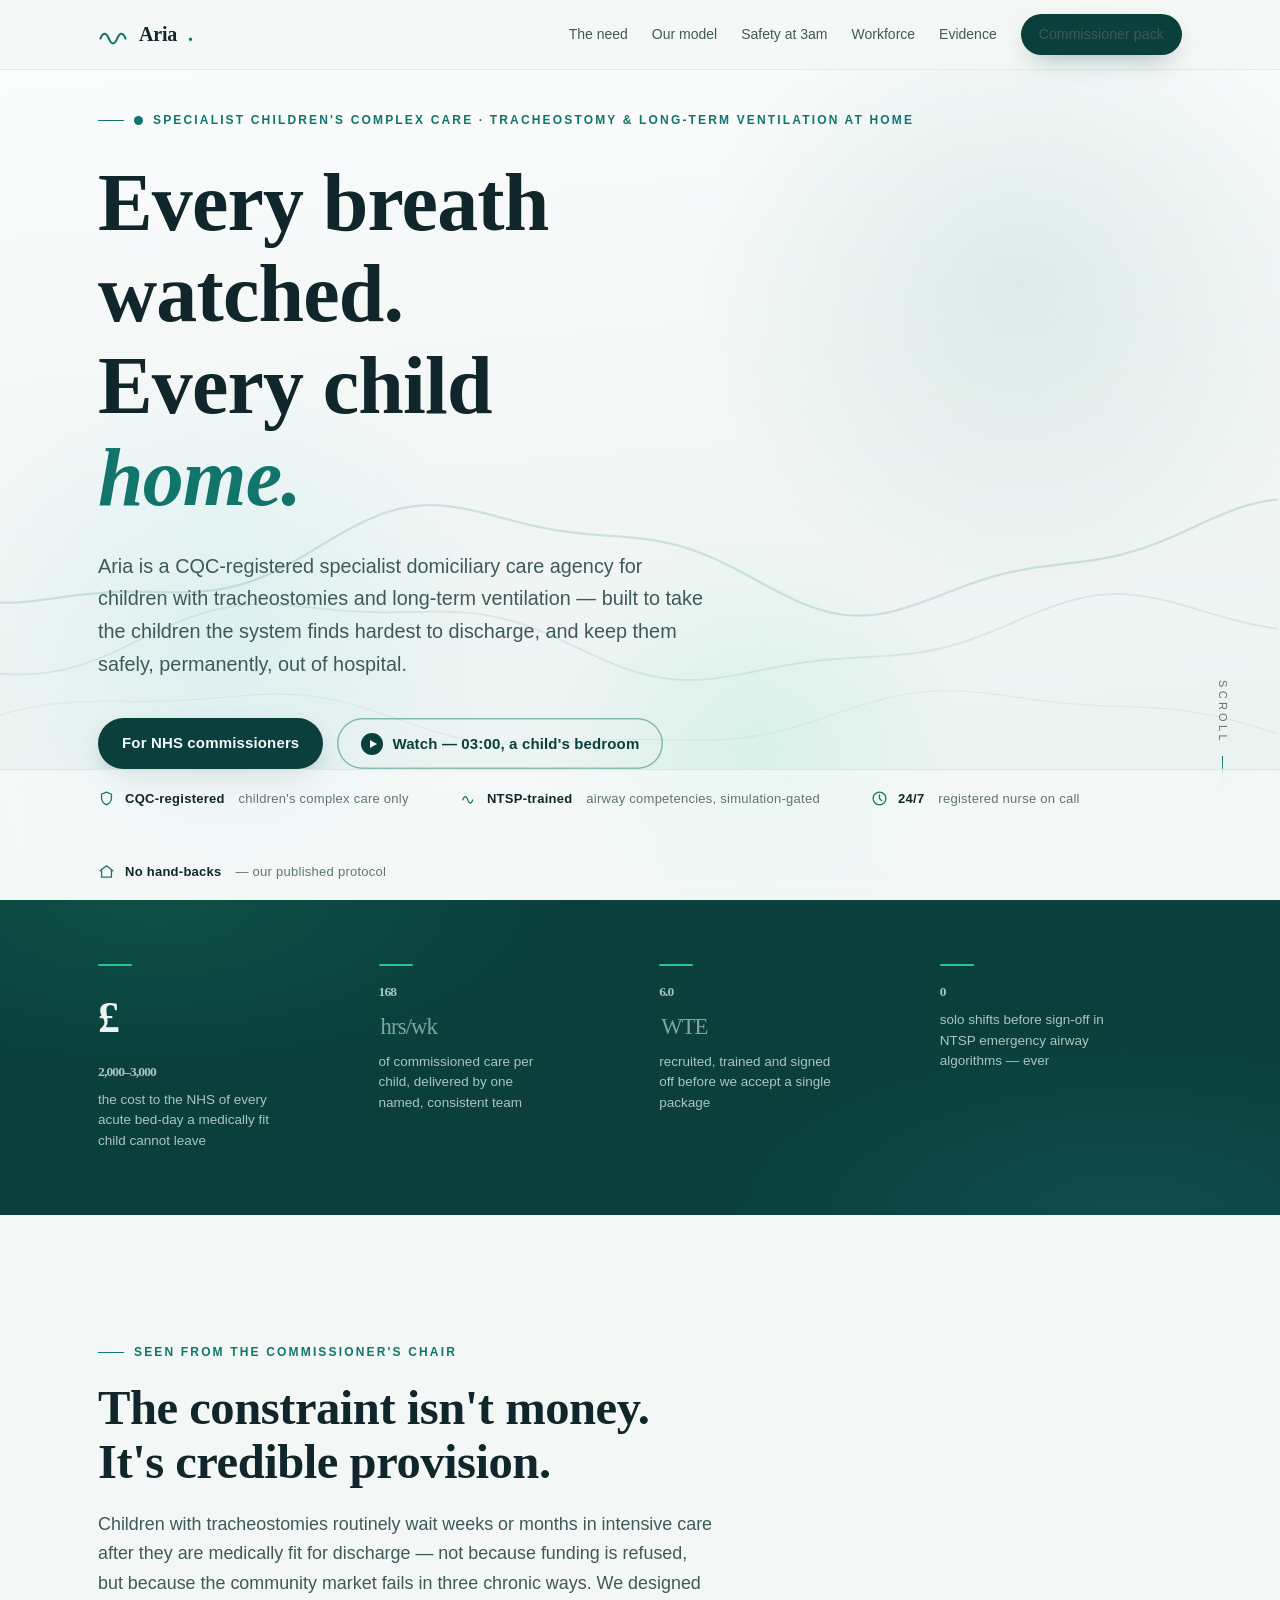
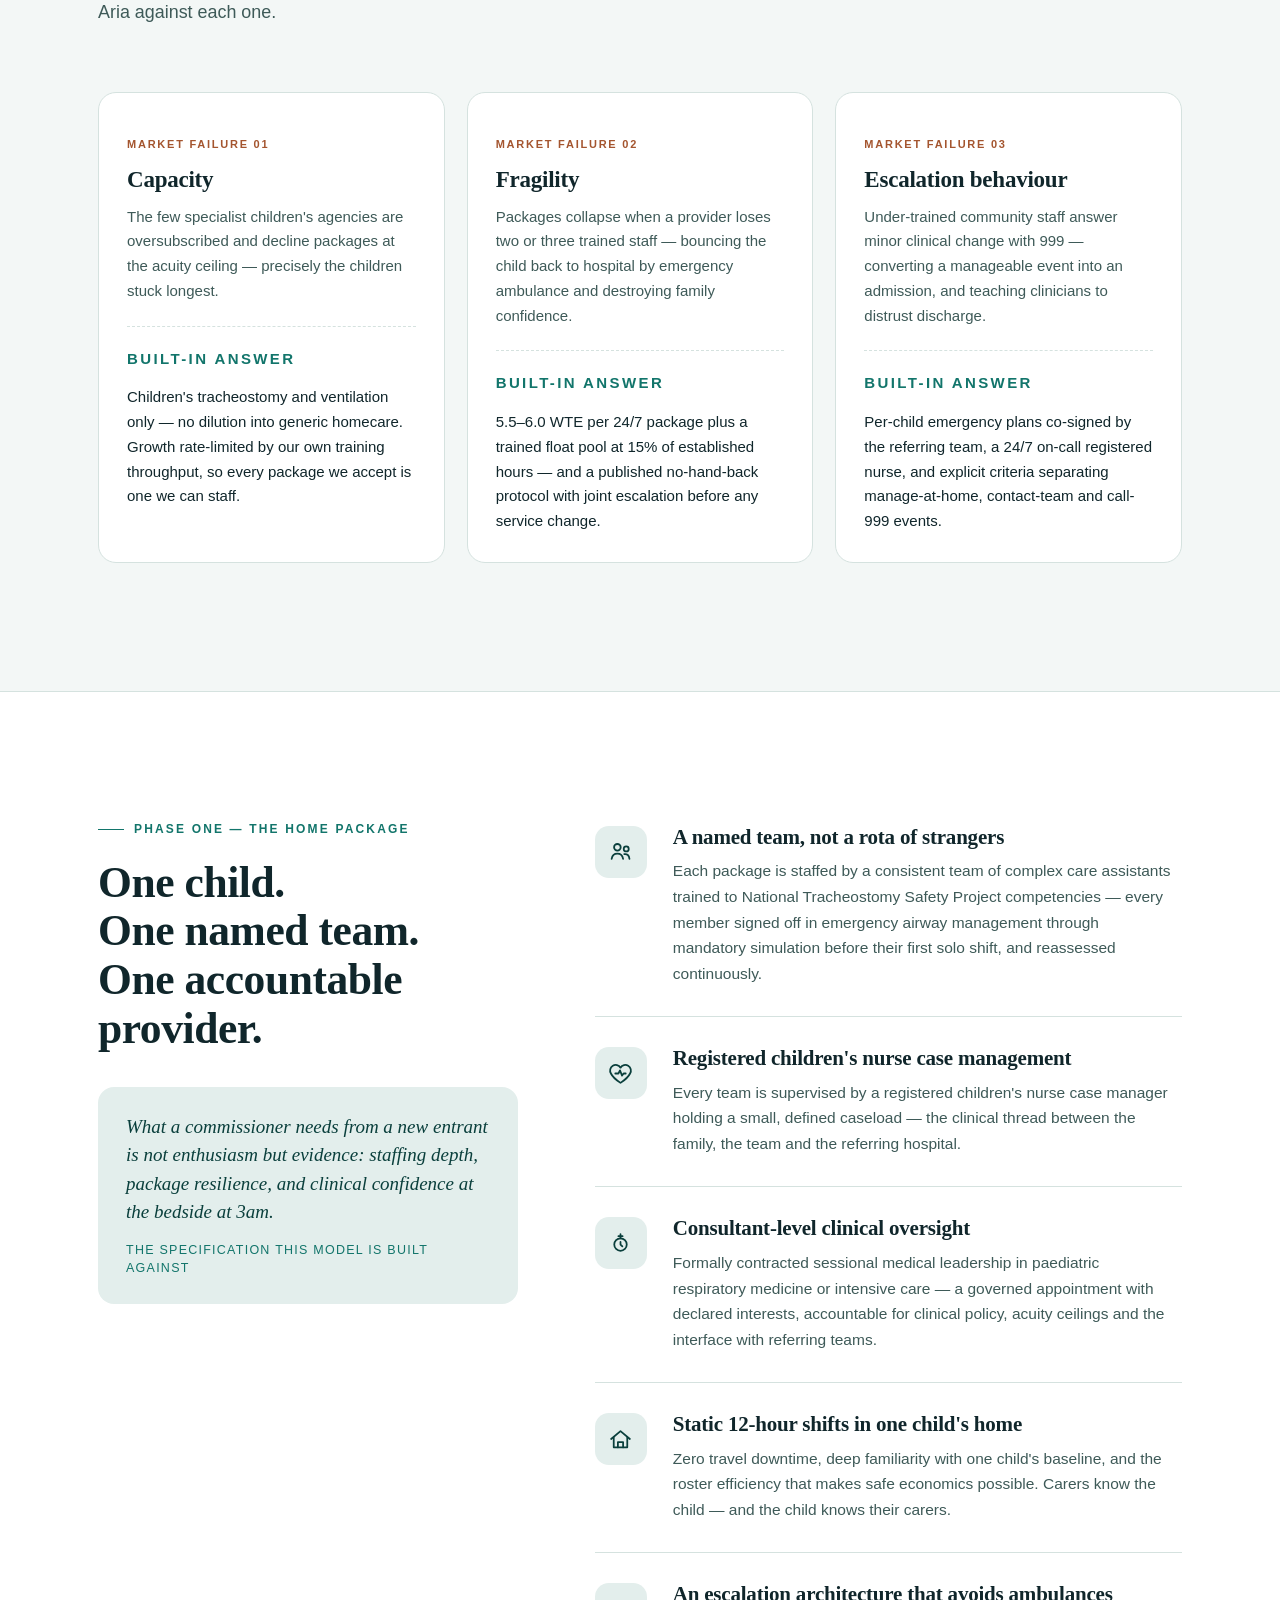
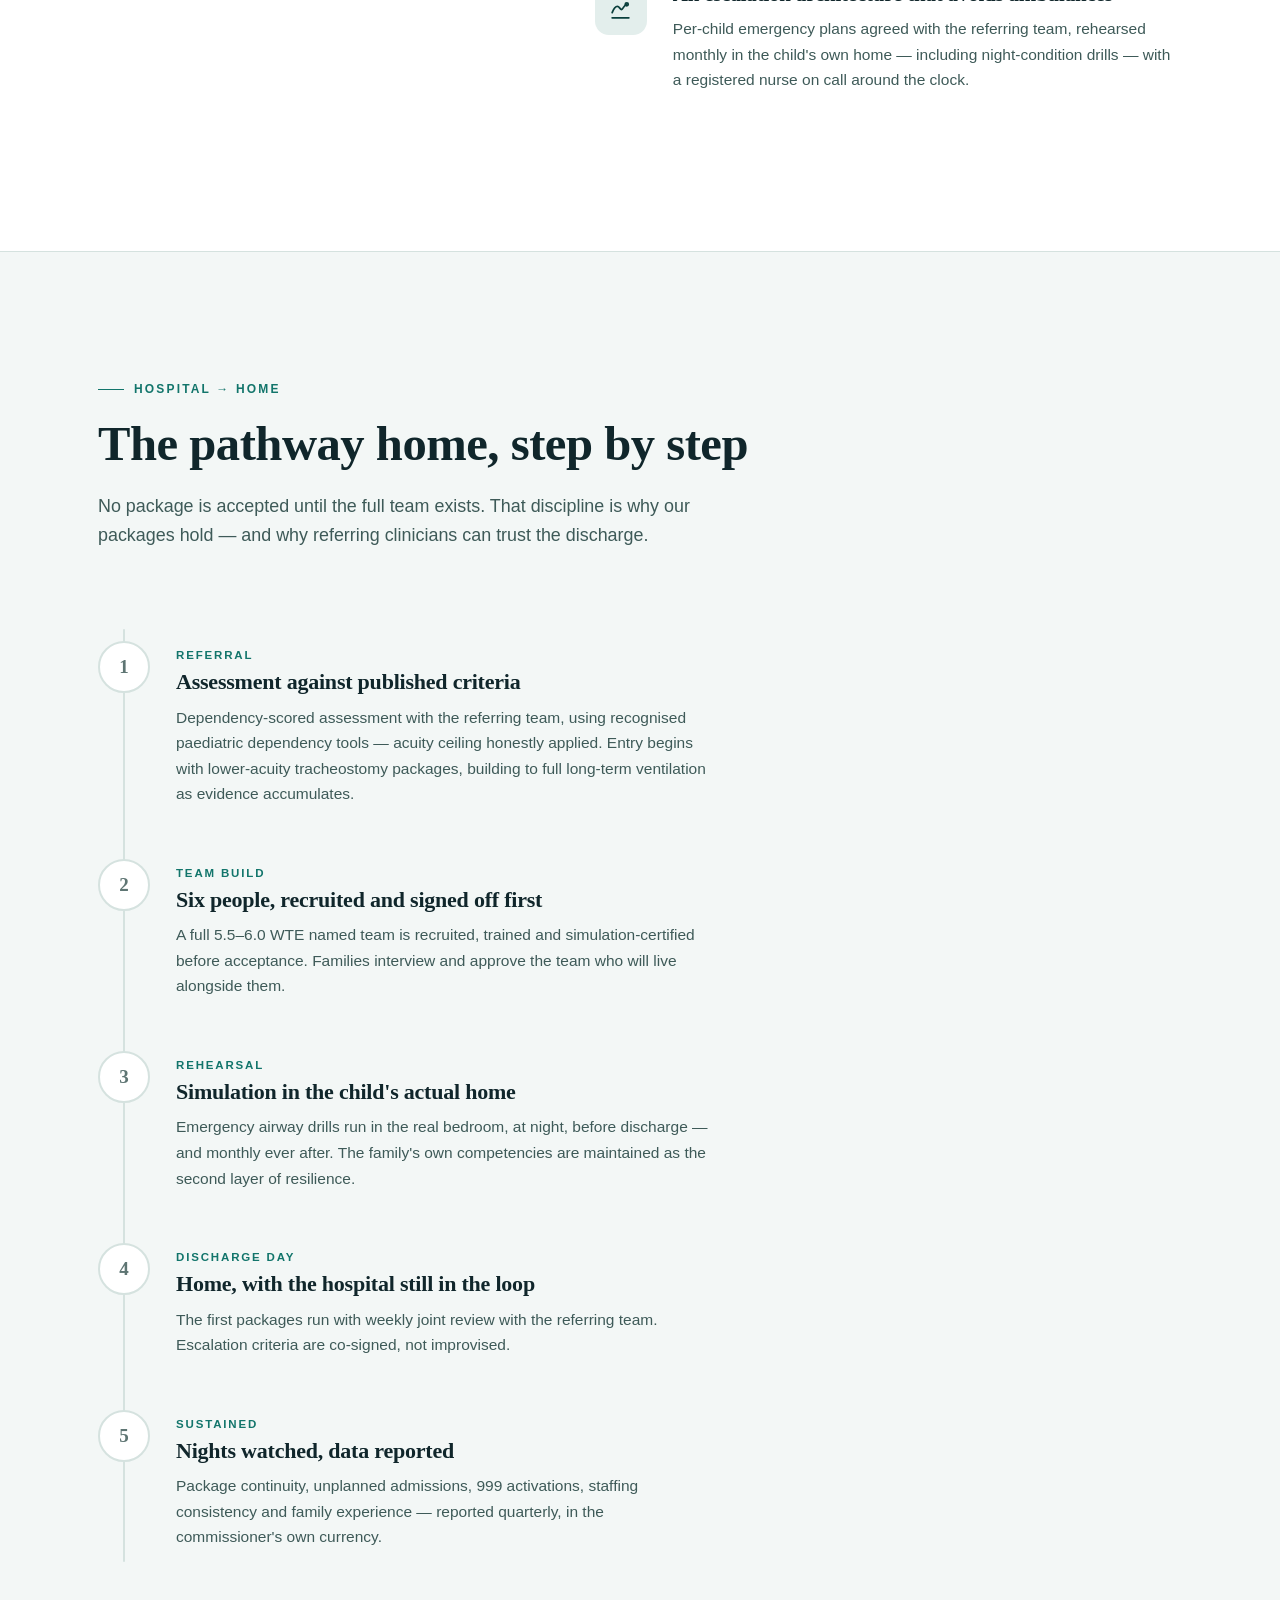
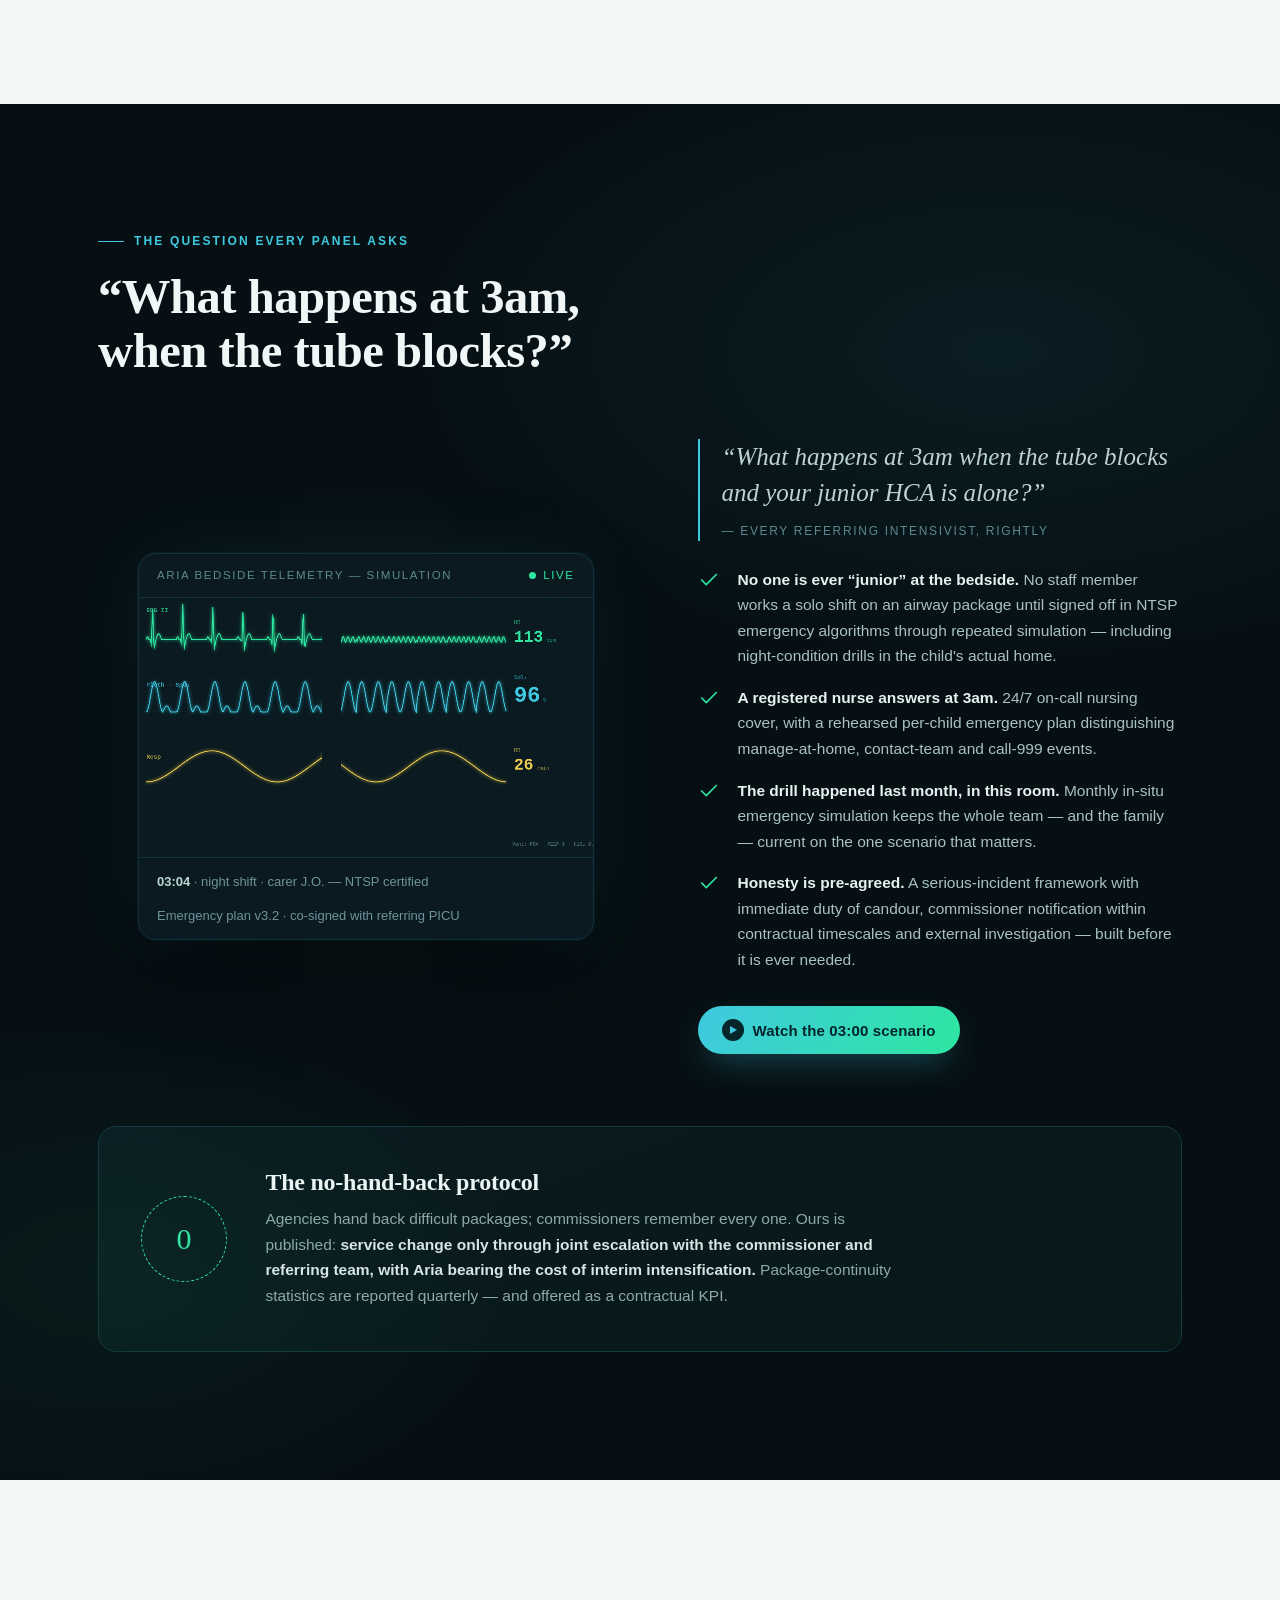
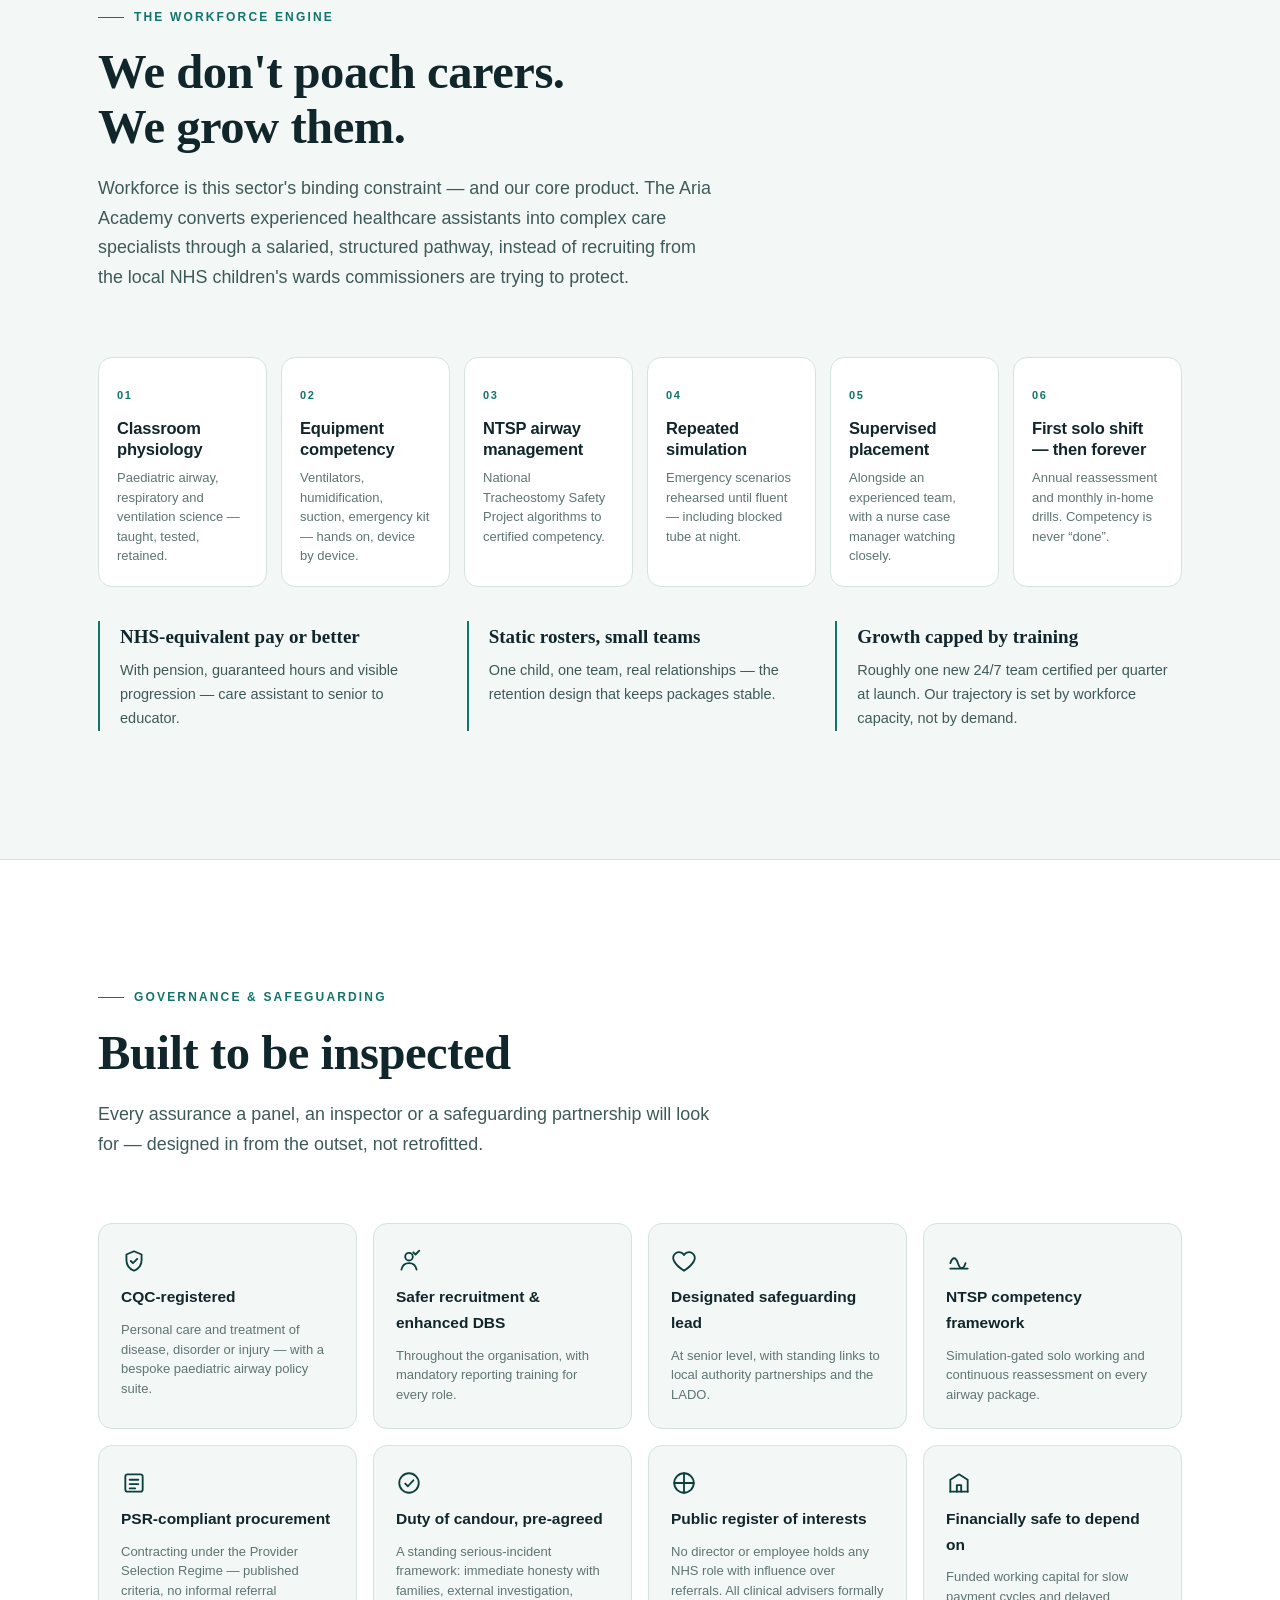
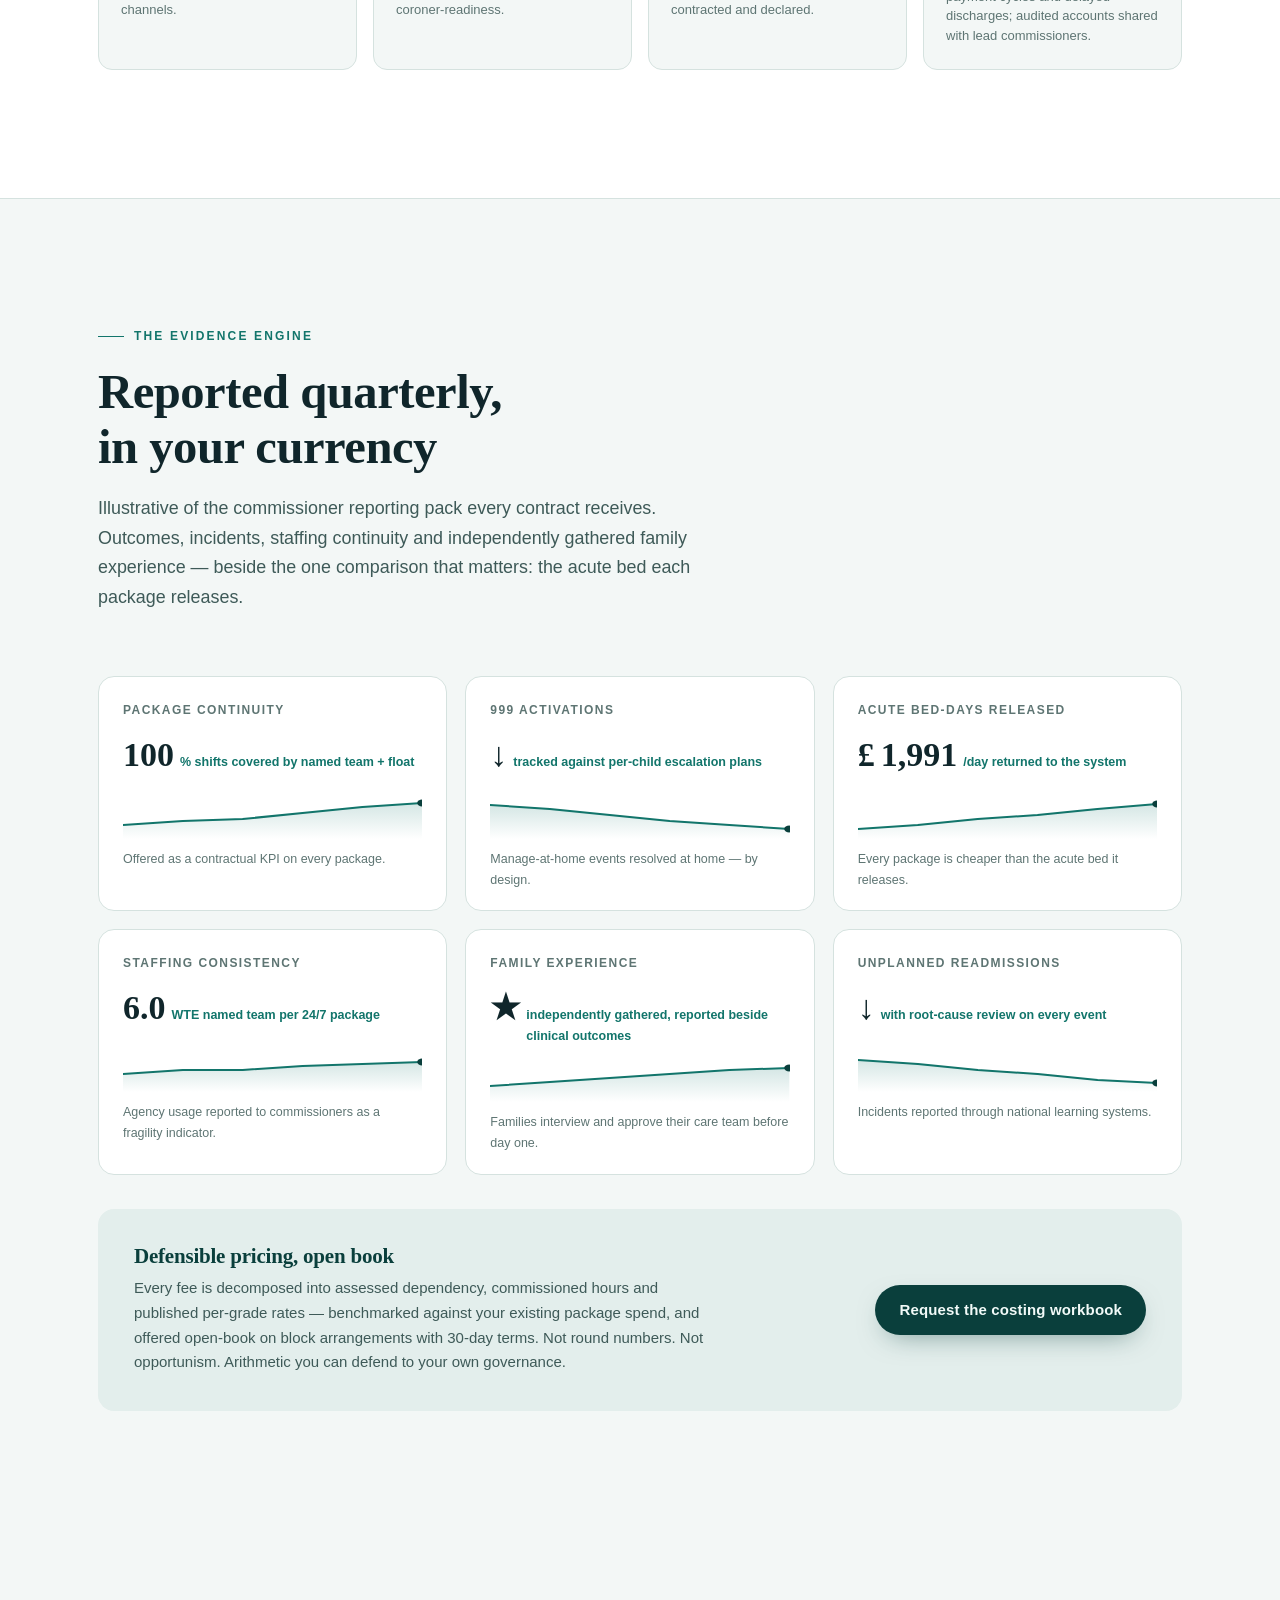
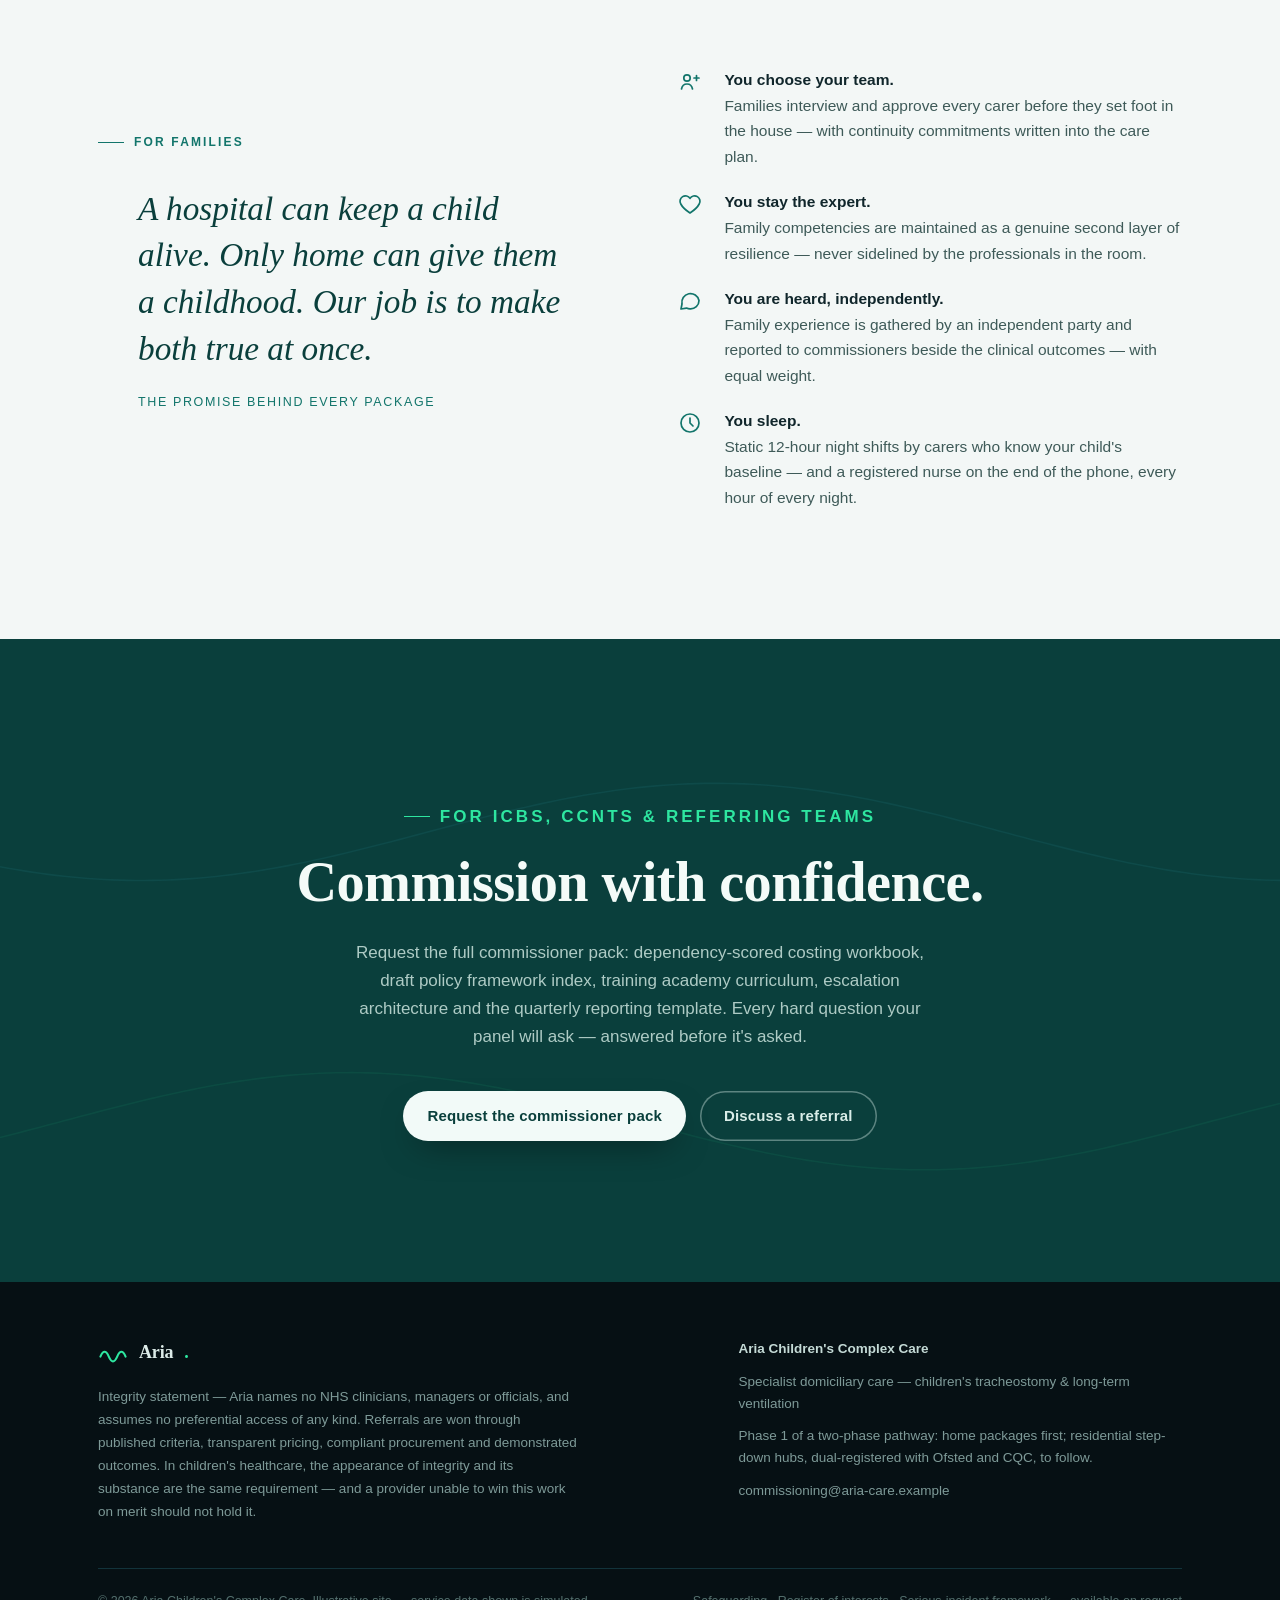
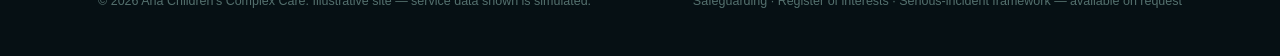
<file: aria/index.html>
<!DOCTYPE html>
<html lang="en-GB">
<head>
<meta charset="UTF-8">
<meta name="viewport" content="width=device-width, initial-scale=1.0">
<title>Aria Children's Complex Care — Tracheostomy &amp; Ventilation Care at Home</title>
<meta name="description" content="CQC-registered specialist domiciliary care for children with tracheostomies and long-term ventilation. Built for NHS commissioners: named teams, NTSP-certified staff, a published no-hand-back protocol and quarterly outcome reporting.">
</head>
<body>
<style>
  :root{
    --ink:#10262B;
    --ink-soft:#3E5A58;
    --muted:#5E7573;
    --ground:#F3F7F6;
    --paper:#FFFFFF;
    --teal:#12756B;
    --teal-deep:#0A3F3C;
    --teal-wash:#E3EEEC;
    --line:#D5E2DF;
    --night:#061014;
    --night-panel:#0A1A20;
    --ecg:#2EE6A0;
    --pleth:#3FC9E0;
    --resp:#E8C84D;
    --serif:"Charter","Bitstream Charter","Iowan Old Style","Palatino Linotype",Palatino,Georgia,serif;
    --sans:-apple-system,BlinkMacSystemFont,"Segoe UI",Roboto,"Helvetica Neue",Arial,sans-serif;
  }
  *,*::before,*::after{box-sizing:border-box}
  html{scroll-behavior:smooth}
  body{
    margin:0;background:var(--ground);color:var(--ink);
    font-family:var(--sans);font-size:17px;line-height:1.65;
    -webkit-font-smoothing:antialiased;overflow-x:hidden;
  }
  h1,h2,h3{font-family:var(--serif);font-weight:600;line-height:1.12;margin:0;text-wrap:balance;letter-spacing:-.01em}
  p{margin:0}
  a{color:inherit}
  img,canvas,svg{max-width:100%}
  section{scroll-margin-top:84px}
  .wrap{max-width:1180px;margin:0 auto;padding:0 clamp(20px,4vw,48px)}
  .eyebrow{
    font-family:var(--sans);font-size:12px;font-weight:600;letter-spacing:.18em;
    text-transform:uppercase;color:var(--teal);display:flex;align-items:flex-start;gap:10px;
  }
  .eyebrow::before{content:"";width:26px;height:1px;background:var(--teal);flex:none;margin-top:.75em}
  .eyebrow .pulse-dot{margin-top:5px}
  .lede{font-size:clamp(17px,1.4vw,19px);color:var(--ink-soft);max-width:62ch}
  .num{font-variant-numeric:tabular-nums}
  :focus-visible{outline:2px solid var(--teal);outline-offset:3px;border-radius:2px}

  /* ---------- nav ---------- */
  .nav{
    position:fixed;inset:0 0 auto 0;z-index:60;
    background:color-mix(in srgb,var(--ground) 82%,transparent);
    -webkit-backdrop-filter:blur(14px);backdrop-filter:blur(14px);
    border-bottom:1px solid color-mix(in srgb,var(--line) 60%,transparent);
    transition:transform .35s ease;
  }
  .nav.hide{transform:translateY(-100%)}
  .nav-in{max-width:1180px;margin:0 auto;padding:14px clamp(20px,4vw,48px);display:flex;align-items:center;gap:28px}
  .brand{display:flex;align-items:center;gap:11px;text-decoration:none;font-family:var(--serif);font-size:20px;font-weight:700;letter-spacing:-.01em}
  .brand-mark{width:30px;height:30px;flex:none}
  .brand-mark path{stroke:var(--teal);stroke-width:7;fill:none;stroke-linecap:round}
  .brand em{font-style:normal;color:var(--teal)}
  .nav-links{display:flex;gap:24px;margin-left:auto;align-items:center}
  .nav-links a{font-size:14px;font-weight:500;color:var(--ink-soft);text-decoration:none;transition:color .2s}
  .nav-links a:hover{color:var(--teal-deep)}
  .btn{
    display:inline-flex;align-items:center;gap:9px;border:none;cursor:pointer;text-decoration:none;
    font-family:var(--sans);font-size:15px;font-weight:600;letter-spacing:.01em;
    padding:13px 24px;border-radius:999px;transition:transform .2s ease,box-shadow .2s ease,background .2s;
  }
  .btn-solid{background:var(--teal-deep);color:#F2FAF8;box-shadow:0 10px 28px -12px rgba(10,63,60,.55)}
  .btn-solid:hover{transform:translateY(-2px);background:var(--teal);box-shadow:0 16px 34px -12px rgba(10,63,60,.55)}
  .btn-ghost{background:transparent;color:var(--teal-deep);box-shadow:inset 0 0 0 1.5px color-mix(in srgb,var(--teal) 45%,transparent)}
  .btn-ghost:hover{background:var(--teal-wash);transform:translateY(-2px)}
  .btn-sm{padding:9px 18px;font-size:13.5px}
  .play-ic{width:22px;height:22px;flex:none;border-radius:50%;background:currentColor;display:inline-grid;place-items:center}
  .play-ic::after{content:"";border-style:solid;border-width:4.5px 0 4.5px 7.5px;border-color:transparent transparent transparent var(--ground);margin-left:1.5px}
  .btn-ghost .play-ic::after{border-left-color:var(--ground)}

  /* ---------- hero ---------- */
  .hero{position:relative;min-height:100svh;display:flex;align-items:center;overflow:hidden;
    background:linear-gradient(175deg,#FBFDFD 0%,var(--ground) 46%,#E8F1EF 100%)}
  #breathCanvas{position:absolute;inset:0;width:100%;height:100%;display:block}
  .hero-in{position:relative;z-index:2;width:100%;padding-top:110px;padding-bottom:130px}
  .hero h1{font-size:clamp(42px,6.4vw,86px);max-width:14ch;font-weight:600}
  .hero h1 em{font-style:italic;color:var(--teal)}
  .hero .lede{margin-top:26px;font-size:clamp(17px,1.55vw,21px);max-width:56ch}
  .hero-cta{display:flex;flex-wrap:wrap;gap:14px;margin-top:38px}
  .hero .eyebrow{margin-bottom:26px}
  .pulse-dot{width:9px;height:9px;border-radius:50%;background:var(--teal);animation:breatheDot 4.6s ease-in-out infinite}
  @keyframes breatheDot{0%,100%{transform:scale(1);opacity:.55}50%{transform:scale(1.7);opacity:1}}
  .hero-foot{position:absolute;left:0;right:0;bottom:0;z-index:2;border-top:1px solid color-mix(in srgb,var(--line) 70%,transparent);
    background:color-mix(in srgb,#FFFFFF 45%,transparent);-webkit-backdrop-filter:blur(10px);backdrop-filter:blur(10px)}
  .hero-foot .wrap{display:flex;gap:clamp(18px,4vw,64px);padding-top:18px;padding-bottom:18px;flex-wrap:wrap;align-items:center}
  .hf-item{font-size:13px;color:var(--muted);display:flex;gap:10px;align-items:center;letter-spacing:.02em}
  .hf-item b{color:var(--ink);font-weight:600}
  .hf-item svg{width:17px;height:17px;flex:none;stroke:var(--teal);fill:none;stroke-width:1.8;stroke-linecap:round;stroke-linejoin:round}
  .scroll-hint{position:absolute;right:clamp(20px,4vw,48px);bottom:92px;z-index:2;writing-mode:vertical-rl;
    font-size:11px;letter-spacing:.3em;text-transform:uppercase;color:var(--muted);display:flex;align-items:center;gap:12px}
  .scroll-hint::after{content:"";width:1px;height:52px;background:linear-gradient(var(--teal),transparent);animation:drip 2.4s ease-in-out infinite}
  @keyframes drip{0%{transform:scaleY(0);transform-origin:top}55%{transform:scaleY(1);transform-origin:top}56%{transform-origin:bottom}100%{transform:scaleY(0);transform-origin:bottom}}

  /* ---------- reveal ---------- */
  .rv{opacity:0;transform:translateY(26px);transition:opacity .8s cubic-bezier(.2,.6,.2,1),transform .8s cubic-bezier(.2,.6,.2,1)}
  .rv.on{opacity:1;transform:none}
  .rv-d1{transition-delay:.08s}.rv-d2{transition-delay:.16s}.rv-d3{transition-delay:.24s}.rv-d4{transition-delay:.32s}

  /* ---------- stats ---------- */
  .stats{background:var(--teal-deep);color:#EAF5F2;position:relative;overflow:hidden}
  .stats::before{content:"";position:absolute;inset:0;
    background:radial-gradient(700px 300px at 12% 0%,rgba(46,230,160,.10),transparent 60%),
               radial-gradient(700px 300px at 88% 100%,rgba(63,201,224,.10),transparent 60%)}
  .stats .wrap{position:relative;display:grid;grid-template-columns:repeat(4,1fr);gap:clamp(24px,3vw,48px);padding-top:64px;padding-bottom:64px}
  .stat b{display:block;font-family:var(--serif);font-size:clamp(34px,3.4vw,50px);font-weight:600;letter-spacing:-.02em}
  .stat b .u{font-size:.52em;font-weight:500;opacity:.75;margin-left:2px}
  .stat span{display:block;margin-top:8px;font-size:13.5px;line-height:1.5;color:#A9C6C0;max-width:24ch}
  .stat i{display:block;width:34px;height:2px;background:var(--ecg);margin-bottom:16px;border-radius:2px;opacity:.8;font-style:normal}

  /* ---------- section scaffolding ---------- */
  .sect{padding:clamp(84px,10vw,140px) 0}
  .sect-head{max-width:760px;margin-bottom:clamp(40px,5vw,64px)}
  .sect-head h2{font-size:clamp(32px,3.8vw,52px);margin-top:18px}
  .sect-head .lede{margin-top:20px}

  /* ---------- commissioner's chair ---------- */
  .fail-grid{display:grid;grid-template-columns:repeat(3,1fr);gap:22px}
  .fail{
    background:var(--paper);border:1px solid var(--line);border-radius:18px;padding:30px 28px 28px;
    display:flex;flex-direction:column;gap:0;position:relative;overflow:hidden;
    transition:transform .3s ease,box-shadow .3s ease;
  }
  .fail:hover{transform:translateY(-5px);box-shadow:0 24px 48px -24px rgba(16,38,43,.22)}
  .fail h3{font-size:23px}
  .fail .tag{font-size:11px;font-weight:700;letter-spacing:.16em;text-transform:uppercase;color:#A4552F;margin-bottom:14px}
  .fail p{color:var(--ink-soft);font-size:15px;margin-top:12px}
  .fail .ans{margin-top:22px;padding-top:20px;border-top:1px dashed var(--line)}
  .fail .ans .tag{color:var(--teal)}
  .fail .ans p{color:var(--ink);font-size:15px;margin-top:0}

  /* ---------- model ---------- */
  .model{background:var(--paper);border-top:1px solid var(--line);border-bottom:1px solid var(--line)}
  .model-grid{display:grid;grid-template-columns:minmax(300px,420px) 1fr;gap:clamp(40px,6vw,96px);align-items:start}
  .model-side{position:sticky;top:110px}
  .model-side blockquote{
    margin:34px 0 0;padding:26px 28px;background:var(--teal-wash);border-radius:16px;
    font-family:var(--serif);font-style:italic;font-size:19px;line-height:1.5;color:var(--teal-deep);position:relative;
  }
  .model-side blockquote footer{font-family:var(--sans);font-style:normal;font-size:12.5px;letter-spacing:.1em;text-transform:uppercase;color:var(--teal);margin-top:14px}
  .pillar{display:grid;grid-template-columns:56px 1fr;gap:22px;padding:30px 0;border-bottom:1px solid var(--line)}
  .pillar:first-child{padding-top:6px}
  .pillar:last-child{border-bottom:none}
  .pillar-ic{width:52px;height:52px;border-radius:14px;background:var(--teal-wash);display:grid;place-items:center}
  .pillar-ic svg{width:25px;height:25px;stroke:var(--teal-deep);fill:none;stroke-width:1.7;stroke-linecap:round;stroke-linejoin:round}
  .pillar h3{font-size:21px}
  .pillar p{color:var(--ink-soft);font-size:15.5px;margin-top:9px;max-width:58ch}

  /* ---------- pathway ---------- */
  .path-grid{position:relative;display:grid;gap:0;margin-top:8px}
  .path-line{position:absolute;left:25px;top:14px;bottom:14px;width:2px;background:var(--line);border-radius:2px;overflow:hidden}
  .path-line i{position:absolute;left:0;top:0;width:100%;height:0;background:linear-gradient(var(--teal),var(--ecg));transition:height .2s linear}
  .step{display:grid;grid-template-columns:52px 1fr;gap:26px;padding:26px 0}
  .step-n{
    width:52px;height:52px;border-radius:50%;background:var(--paper);border:2px solid var(--line);z-index:1;
    display:grid;place-items:center;font-family:var(--serif);font-size:19px;font-weight:700;color:var(--muted);
    transition:border-color .4s,color .4s,box-shadow .4s;
  }
  .step.on .step-n{border-color:var(--teal);color:var(--teal-deep);box-shadow:0 0 0 6px color-mix(in srgb,var(--teal) 12%,transparent)}
  .step h3{font-size:22px;padding-top:8px}
  .step h3 small{font-family:var(--sans);font-weight:600;font-size:11.5px;letter-spacing:.16em;text-transform:uppercase;color:var(--teal);display:block;margin-bottom:8px}
  .step p{color:var(--ink-soft);font-size:15.5px;margin-top:10px;max-width:62ch}

  /* ---------- night ---------- */
  .night{background:var(--night);color:#D7E6E4;position:relative;overflow:hidden}
  .night::before{content:"";position:absolute;inset:0;background:
    radial-gradient(900px 480px at 78% 18%,rgba(63,201,224,.07),transparent 65%),
    radial-gradient(700px 420px at 8% 85%,rgba(46,230,160,.05),transparent 60%)}
  .night .wrap{position:relative}
  .night .eyebrow{color:var(--pleth)}
  .night .eyebrow::before{background:var(--pleth)}
  .night h2{color:#F0F7F6;font-size:clamp(32px,3.8vw,52px);margin-top:18px}
  .night .lede{color:#8FA9A9}
  .night-grid{display:grid;grid-template-columns:1.05fr .95fr;gap:clamp(36px,5vw,72px);align-items:center;margin-top:clamp(40px,5vw,60px)}
  .monitor{
    background:var(--night-panel);border:1px solid #12333B;border-radius:18px;overflow:hidden;
    box-shadow:0 40px 90px -30px rgba(0,0,0,.8),0 0 0 1px rgba(63,201,224,.05),0 0 80px -20px rgba(63,201,224,.14);
  }
  .monitor-top{display:flex;justify-content:space-between;align-items:center;padding:12px 18px;border-bottom:1px solid #12333B;
    font-size:11.5px;letter-spacing:.14em;text-transform:uppercase;color:#5E8890}
  .monitor-top .live{display:flex;align-items:center;gap:7px;color:var(--ecg)}
  .monitor-top .live::before{content:"";width:7px;height:7px;border-radius:50%;background:var(--ecg);animation:breatheDot 1.6s ease-in-out infinite}
  #monCanvas{display:block;width:100%;height:auto}
  .mon-caption{padding:13px 18px;border-top:1px solid #12333B;font-size:13px;color:#6E949B;display:flex;justify-content:space-between;gap:12px;flex-wrap:wrap}
  .mon-caption b{color:#B9D6D3;font-weight:600}
  .night-copy h3{color:#EAF4F2;font-size:22px;margin-top:0}
  .night-q{
    font-family:var(--serif);font-style:italic;font-size:clamp(20px,2vw,25px);line-height:1.45;color:#BCD3D1;
    border-left:2px solid var(--pleth);padding-left:22px;margin:0 0 26px;
  }
  .night-q footer{font-family:var(--sans);font-style:normal;font-size:12px;letter-spacing:.14em;text-transform:uppercase;color:#5E8890;margin-top:12px}
  .night-list{list-style:none;margin:26px 0 0;padding:0;display:grid;gap:16px}
  .night-list li{display:grid;grid-template-columns:26px 1fr;gap:14px;font-size:15.5px;color:#A9C2C0}
  .night-list li b{color:#E6F2F0;font-weight:600}
  .night-list svg{width:22px;height:22px;stroke:var(--ecg);fill:none;stroke-width:1.8;stroke-linecap:round;stroke-linejoin:round;margin-top:2px}
  .night-cta{margin-top:34px;display:flex;gap:14px;flex-wrap:wrap}
  .btn-night{background:linear-gradient(120deg,var(--pleth),var(--ecg));color:#04252A;box-shadow:0 14px 34px -12px rgba(63,201,224,.4)}
  .btn-night:hover{transform:translateY(-2px);box-shadow:0 18px 40px -12px rgba(63,201,224,.5)}
  .btn-night .play-ic{background:#04252A}
  .btn-night .play-ic::after{border-left-color:var(--pleth)}
  .nhb{margin-top:clamp(48px,6vw,72px);border:1px solid #143A42;border-radius:18px;padding:clamp(26px,3.5vw,42px);
    background:linear-gradient(160deg,rgba(63,201,224,.06),rgba(46,230,160,.04));display:grid;grid-template-columns:auto 1fr;gap:clamp(20px,3vw,40px);align-items:center}
  .nhb-seal{width:86px;height:86px;border-radius:50%;border:1.5px dashed var(--ecg);display:grid;place-items:center;flex:none;
    font-family:var(--serif);font-size:30px;color:var(--ecg);animation:spinSlow 26s linear infinite}
  @keyframes spinSlow{to{transform:rotate(360deg)}}
  .nhb h3{color:#EAF4F2;font-size:24px;margin:0}
  .nhb p{color:#8FA9A9;font-size:15.5px;margin-top:10px;max-width:75ch}
  .nhb b{color:#D7E6E4}

  /* ---------- workforce ---------- */
  .acad-grid{display:grid;grid-template-columns:repeat(6,1fr);gap:14px;counter-reset:acad}
  .acad{
    background:var(--paper);border:1px solid var(--line);border-radius:14px;padding:22px 18px 20px;position:relative;
    transition:transform .3s,box-shadow .3s;
  }
  .acad:hover{transform:translateY(-4px);box-shadow:0 18px 40px -22px rgba(16,38,43,.25)}
  .acad::before{counter-increment:acad;content:counter(acad,decimal-leading-zero);
    font-size:11px;font-weight:700;letter-spacing:.14em;color:var(--teal)}
  .acad h3{font-size:16.5px;font-family:var(--sans);font-weight:650;margin-top:10px;line-height:1.3}
  .acad p{font-size:13px;color:var(--muted);margin-top:8px;line-height:1.5}
  .acad-note{margin-top:34px;display:grid;grid-template-columns:repeat(3,1fr);gap:22px}
  .an{border-left:2px solid var(--teal);padding-left:20px}
  .an b{display:block;font-family:var(--serif);font-size:19px;font-weight:600}
  .an p{color:var(--ink-soft);font-size:14.5px;margin-top:7px}

  /* ---------- governance ---------- */
  .gov{background:var(--paper);border-top:1px solid var(--line);border-bottom:1px solid var(--line)}
  .gov-grid{display:grid;grid-template-columns:repeat(4,1fr);gap:16px}
  .gv{
    border:1px solid var(--line);border-radius:14px;padding:24px 22px;background:var(--ground);
    display:flex;flex-direction:column;gap:10px;transition:border-color .25s,transform .25s;
  }
  .gv:hover{border-color:var(--teal);transform:translateY(-3px)}
  .gv svg{width:26px;height:26px;stroke:var(--teal-deep);fill:none;stroke-width:1.7;stroke-linecap:round;stroke-linejoin:round}
  .gv b{font-size:15.5px;font-weight:650}
  .gv span{font-size:13px;color:var(--muted);line-height:1.5}

  /* ---------- evidence ---------- */
  .kpi-grid{display:grid;grid-template-columns:repeat(3,1fr);gap:18px}
  .kpi{background:var(--paper);border:1px solid var(--line);border-radius:16px;padding:24px 24px 20px;transition:transform .3s,box-shadow .3s}
  .kpi:hover{transform:translateY(-4px);box-shadow:0 20px 44px -24px rgba(16,38,43,.22)}
  .kpi .k-label{font-size:12px;font-weight:650;letter-spacing:.12em;text-transform:uppercase;color:var(--muted)}
  .kpi .k-val{font-family:var(--serif);font-size:34px;font-weight:600;margin-top:6px;display:flex;align-items:baseline;gap:6px}
  .kpi .k-val small{font-family:var(--sans);font-size:12.5px;color:var(--teal);font-weight:600}
  .kpi svg{display:block;width:100%;height:44px;margin-top:12px}
  .kpi polyline{fill:none;stroke:var(--teal);stroke-width:2;stroke-linecap:round;stroke-linejoin:round}
  .kpi .spark-fill{fill:url(#sparkGrad);stroke:none}
  .kpi circle{fill:var(--teal-deep)}
  .kpi .k-note{font-size:12.5px;color:var(--muted);margin-top:10px}
  .openbook{margin-top:34px;background:var(--teal-wash);border-radius:16px;padding:clamp(24px,3vw,36px);display:grid;grid-template-columns:1fr auto;gap:24px;align-items:center}
  .openbook h3{font-size:21px;color:var(--teal-deep)}
  .openbook p{color:var(--ink-soft);font-size:15px;margin-top:8px;max-width:70ch}

  /* ---------- families ---------- */
  .fam{position:relative;overflow:hidden}
  .fam-grid{display:grid;grid-template-columns:1fr 1fr;gap:clamp(40px,6vw,90px);align-items:center}
  .fam-quote{
    font-family:var(--serif);font-style:italic;font-size:clamp(24px,2.6vw,34px);line-height:1.4;color:var(--teal-deep);
  }
  .fam-quote footer{font-family:var(--sans);font-style:normal;font-size:12.5px;letter-spacing:.13em;text-transform:uppercase;color:var(--teal);margin-top:22px}
  .fam-list{list-style:none;margin:0;padding:0;display:grid;gap:20px}
  .fam-list li{display:grid;grid-template-columns:30px 1fr;gap:16px;font-size:15.5px;color:var(--ink-soft)}
  .fam-list b{color:var(--ink);font-weight:650;display:block}
  .fam-list svg{width:24px;height:24px;stroke:var(--teal);fill:none;stroke-width:1.7;stroke-linecap:round;stroke-linejoin:round;margin-top:3px}

  /* ---------- CTA ---------- */
  .cta{background:var(--teal-deep);color:#ECF6F3;position:relative;overflow:hidden}
  #ctaCanvas{position:absolute;inset:0;width:100%;height:100%}
  .cta .wrap{position:relative;text-align:center;padding-top:clamp(90px,11vw,150px);padding-bottom:clamp(90px,11vw,150px)}
  .cta .eyebrow{justify-content:center;color:var(--ecg)}
  .cta .eyebrow::before{background:var(--ecg)}
  .cta h2{font-size:clamp(34px,4.4vw,60px);margin-top:20px;color:#F4FBF8}
  .cta p{margin:24px auto 0;max-width:62ch;color:#AECBC5;font-size:17px}
  .cta-btns{margin-top:40px;display:flex;gap:14px;justify-content:center;flex-wrap:wrap}
  .cta .btn-solid{background:#F2FAF8;color:var(--teal-deep);box-shadow:0 14px 34px -14px rgba(0,0,0,.5)}
  .cta .btn-solid:hover{background:#fff}
  .cta .btn-ghost{color:#D9EDE8;box-shadow:inset 0 0 0 1.5px rgba(217,237,232,.4)}
  .cta .btn-ghost:hover{background:rgba(255,255,255,.07)}

  /* ---------- footer ---------- */
  footer.site{background:var(--night);color:#7E9A98;font-size:13.5px}
  footer.site .wrap{padding-top:56px;padding-bottom:44px}
  .foot-grid{display:grid;grid-template-columns:1.3fr 1fr;gap:clamp(30px,5vw,80px)}
  footer.site .brand{color:#DCEBE8;font-size:18px}
  footer.site .brand-mark path{stroke:var(--ecg)}
  .integrity{margin-top:18px;line-height:1.7;max-width:64ch}
  .foot-meta{display:flex;flex-direction:column;gap:10px}
  .foot-meta b{color:#C4DAD6;font-weight:600}
  .foot-base{margin-top:44px;padding-top:22px;border-top:1px solid #12333B;display:flex;justify-content:space-between;gap:16px;flex-wrap:wrap;font-size:12.5px;color:#54706E}

  /* ---------- video modal ---------- */
  .vmodal{position:fixed;inset:0;z-index:100;display:none;align-items:center;justify-content:center;padding:22px}
  .vmodal.open{display:flex}
  .vmodal-bg{position:absolute;inset:0;background:rgba(3,9,11,.9);-webkit-backdrop-filter:blur(8px);backdrop-filter:blur(8px)}
  .vmodal-box{position:relative;width:min(960px,100%);border-radius:18px;overflow:hidden;background:#02080A;
    border:1px solid #12333B;box-shadow:0 60px 140px -40px rgba(0,0,0,.9)}
  #filmCanvas{display:block;width:100%;height:auto}
  .film-cap{
    position:absolute;left:0;right:0;bottom:64px;text-align:center;padding:0 24px;pointer-events:none;
    font-family:var(--serif);font-size:clamp(17px,2.2vw,24px);font-style:italic;color:#E8F3F1;
    text-shadow:0 2px 22px rgba(0,0,0,.8);opacity:0;transition:opacity .7s ease;
  }
  .film-cap.show{opacity:1}
  .film-bar{position:absolute;left:0;right:0;bottom:0;height:3px;background:rgba(255,255,255,.12)}
  .film-bar i{display:block;height:100%;width:0;background:linear-gradient(90deg,var(--pleth),var(--ecg))}
  .film-hud{position:absolute;top:0;left:0;right:0;display:flex;justify-content:space-between;align-items:center;padding:14px 18px;
    font-size:11.5px;letter-spacing:.16em;text-transform:uppercase;color:#7FA5AB}
  .film-hud .rec{display:flex;gap:8px;align-items:center;color:#E8C84D}
  .film-hud .rec::before{content:"";width:8px;height:8px;border-radius:50%;background:#E86A5A;animation:breatheDot 1.4s infinite}
  .vclose{position:absolute;top:12px;right:14px;z-index:5;background:rgba(255,255,255,.08);border:1px solid rgba(255,255,255,.15);
    color:#D7E6E4;width:38px;height:38px;border-radius:50%;cursor:pointer;font-size:17px;line-height:1;display:grid;place-items:center;transition:background .2s}
  .vclose:hover{background:rgba(255,255,255,.18)}
  .film-replay{position:absolute;inset:0;display:none;align-items:center;justify-content:center;z-index:4;background:rgba(2,8,10,.55)}
  .film-replay.show{display:flex}

  /* ---------- responsive ---------- */
  @media (max-width:1000px){
    .fail-grid,.kpi-grid,.acad-note{grid-template-columns:1fr 1fr}
    .acad-grid{grid-template-columns:repeat(3,1fr)}
    .gov-grid{grid-template-columns:1fr 1fr}
    .stats .wrap{grid-template-columns:1fr 1fr;gap:34px}
    .model-grid,.night-grid,.fam-grid,.foot-grid{grid-template-columns:1fr}
    .model-side{position:static}
    .openbook{grid-template-columns:1fr}
    .nav-links a:not(.btn){display:none}
    .scroll-hint{display:none}
  }
  @media (max-width:600px){
    .fail-grid,.kpi-grid,.acad-grid,.gov-grid,.acad-note{grid-template-columns:1fr}
    .stats .wrap{grid-template-columns:1fr 1fr;gap:26px}
    .nhb{grid-template-columns:1fr}
    .hero-in{padding-bottom:240px}
    .hero-foot .wrap{gap:12px}
    .hf-item{font-size:12px}
  }
  @media (prefers-reduced-motion:reduce){
    html{scroll-behavior:auto}
    *,*::before,*::after{animation-duration:.001s!important;transition-duration:.001s!important}
    .rv{opacity:1;transform:none}
  }
</style>

<header class="nav" id="nav">
  <div class="nav-in">
    <a class="brand" href="#top" aria-label="Aria Children's Complex Care — home">
      <svg class="brand-mark" viewBox="0 0 100 100" aria-hidden="true"><path d="M8 62 Q22 30 36 62 T64 62 T92 62"/></svg>
      Aria<em>.</em>
    </a>
    <nav class="nav-links" aria-label="Sections">
      <a href="#need">The need</a>
      <a href="#model">Our model</a>
      <a href="#night">Safety at 3am</a>
      <a href="#workforce">Workforce</a>
      <a href="#evidence">Evidence</a>
      <a class="btn btn-solid btn-sm" href="#commission">Commissioner pack</a>
    </nav>
  </div>
</header>

<main id="top">

  <!-- ============ HERO ============ -->
  <section class="hero" aria-label="Introduction">
    <canvas id="breathCanvas" aria-hidden="true"></canvas>
    <div class="wrap hero-in">
      <p class="eyebrow rv"><span class="pulse-dot" aria-hidden="true"></span>Specialist children's complex care · Tracheostomy &amp; long-term ventilation at home</p>
      <h1 class="rv rv-d1">Every breath watched.<br>Every child <em>home.</em></h1>
      <p class="lede rv rv-d2">Aria is a CQC-registered specialist domiciliary care agency for children with tracheostomies and long-term ventilation — built to take the children the system finds hardest to discharge, and keep them safely, permanently, out of hospital.</p>
      <div class="hero-cta rv rv-d3">
        <a class="btn btn-solid" href="#commission">For NHS commissioners</a>
        <button class="btn btn-ghost" data-open-film type="button"><span class="play-ic" aria-hidden="true"></span>Watch — 03:00, a child's bedroom</button>
      </div>
    </div>
    <div class="scroll-hint" aria-hidden="true">Scroll</div>
    <div class="hero-foot">
      <div class="wrap">
        <span class="hf-item"><svg viewBox="0 0 24 24"><path d="M12 3l7 3v5c0 5-3.5 8.5-7 10-3.5-1.5-7-5-7-10V6z"/></svg><b>CQC-registered</b>&nbsp;children's complex care only</span>
        <span class="hf-item"><svg viewBox="0 0 24 24"><path d="M4 14c2-6 5-6 7 0s5 6 7 0"/></svg><b>NTSP-trained</b>&nbsp;airway competencies, simulation-gated</span>
        <span class="hf-item"><svg viewBox="0 0 24 24"><circle cx="12" cy="12" r="9"/><path d="M12 7v5l3 3"/></svg><b>24/7</b>&nbsp;registered nurse on call</span>
        <span class="hf-item"><svg viewBox="0 0 24 24"><path d="M3 11l9-7 9 7"/><path d="M5 10v10h14V10"/></svg><b>No hand-backs</b>&nbsp;— our published protocol</span>
      </div>
    </div>
  </section>

  <!-- ============ STATS ============ -->
  <section class="stats" aria-label="Key numbers">
    <div class="wrap">
      <div class="stat rv"><i></i><b class="num">£<span data-count="2000" data-suffix="–3,000">0</span></b><span>the cost to the NHS of every acute bed-day a medically fit child cannot leave</span></div>
      <div class="stat rv rv-d1"><i></i><b class="num"><span data-count="168">0</span><span class="u">hrs/wk</span></b><span>of commissioned care per child, delivered by one named, consistent team</span></div>
      <div class="stat rv rv-d2"><i></i><b class="num"><span data-count="6" data-decimals="1">0</span><span class="u">WTE</span></b><span>recruited, trained and signed off before we accept a single package</span></div>
      <div class="stat rv rv-d3"><i></i><b class="num"><span data-count="0">0</span></b><span>solo shifts before sign-off in NTSP emergency airway algorithms — ever</span></div>
    </div>
  </section>

  <!-- ============ THE NEED ============ -->
  <section class="sect" id="need" aria-label="The need">
    <div class="wrap">
      <div class="sect-head">
        <p class="eyebrow rv">Seen from the commissioner's chair</p>
        <h2 class="rv rv-d1">The constraint isn't money.<br>It's credible provision.</h2>
        <p class="lede rv rv-d2">Children with tracheostomies routinely wait weeks or months in intensive care after they are medically fit for discharge — not because funding is refused, but because the community market fails in three chronic ways. We designed Aria against each one.</p>
      </div>
      <div class="fail-grid">
        <article class="fail rv">
          <p class="tag">Market failure 01</p>
          <h3>Capacity</h3>
          <p>The few specialist children's agencies are oversubscribed and decline packages at the acuity ceiling — precisely the children stuck longest.</p>
          <div class="ans"><p class="tag">Built-in answer</p><p>Children's tracheostomy and ventilation only — no dilution into generic homecare. Growth rate-limited by our own training throughput, so every package we accept is one we can staff.</p></div>
        </article>
        <article class="fail rv rv-d1">
          <p class="tag">Market failure 02</p>
          <h3>Fragility</h3>
          <p>Packages collapse when a provider loses two or three trained staff — bouncing the child back to hospital by emergency ambulance and destroying family confidence.</p>
          <div class="ans"><p class="tag">Built-in answer</p><p>5.5–6.0 WTE per 24/7 package plus a trained float pool at 15% of established hours — and a published no-hand-back protocol with joint escalation before any service change.</p></div>
        </article>
        <article class="fail rv rv-d2">
          <p class="tag">Market failure 03</p>
          <h3>Escalation behaviour</h3>
          <p>Under-trained community staff answer minor clinical change with 999 — converting a manageable event into an admission, and teaching clinicians to distrust discharge.</p>
          <div class="ans"><p class="tag">Built-in answer</p><p>Per-child emergency plans co-signed by the referring team, a 24/7 on-call registered nurse, and explicit criteria separating manage-at-home, contact-team and call-999 events.</p></div>
        </article>
      </div>
    </div>
  </section>

  <!-- ============ MODEL ============ -->
  <section class="sect model" id="model" aria-label="Our model">
    <div class="wrap model-grid">
      <div class="model-side">
        <p class="eyebrow rv">Phase one — the home package</p>
        <h2 class="rv rv-d1" style="font-size:clamp(30px,3.4vw,46px);margin-top:18px">One child.<br>One named team.<br>One accountable provider.</h2>
        <blockquote class="rv rv-d2">
          What a commissioner needs from a new entrant is not enthusiasm but evidence: staffing depth, package resilience, and clinical confidence at the bedside at 3am.
          <footer>The specification this model is built against</footer>
        </blockquote>
      </div>
      <div>
        <div class="pillar rv">
          <div class="pillar-ic"><svg viewBox="0 0 24 24"><circle cx="9" cy="8" r="3.2"/><path d="M3.5 19c.6-3.4 2.8-5 5.5-5s4.9 1.6 5.5 5"/><circle cx="17.5" cy="9.5" r="2.4"/><path d="M15.6 14.6c2.9-.4 4.6 1 5 4.4"/></svg></div>
          <div><h3>A named team, not a rota of strangers</h3><p>Each package is staffed by a consistent team of complex care assistants trained to National Tracheostomy Safety Project competencies — every member signed off in emergency airway management through mandatory simulation before their first solo shift, and reassessed continuously.</p></div>
        </div>
        <div class="pillar rv">
          <div class="pillar-ic"><svg viewBox="0 0 24 24"><path d="M12 21s-7-4.6-9.2-9A5.2 5.2 0 0 1 12 6.4 5.2 5.2 0 0 1 21.2 12C19 16.4 12 21 12 21z"/><path d="M7 12h3l1.5-3 2 5L15 12h2"/></svg></div>
          <div><h3>Registered children's nurse case management</h3><p>Every team is supervised by a registered children's nurse case manager holding a small, defined caseload — the clinical thread between the family, the team and the referring hospital.</p></div>
        </div>
        <div class="pillar rv">
          <div class="pillar-ic"><svg viewBox="0 0 24 24"><path d="M12 3v4M10 5h4"/><circle cx="12" cy="13" r="6"/><path d="M12 10.5v2.5l1.8 1.8"/></svg></div>
          <div><h3>Consultant-level clinical oversight</h3><p>Formally contracted sessional medical leadership in paediatric respiratory medicine or intensive care — a governed appointment with declared interests, accountable for clinical policy, acuity ceilings and the interface with referring teams.</p></div>
        </div>
        <div class="pillar rv">
          <div class="pillar-ic"><svg viewBox="0 0 24 24"><path d="M3 11.5 12 4l9 7.5"/><path d="M5.5 10v9.5h13V10"/><path d="M9.5 19.5v-5h5v5"/></svg></div>
          <div><h3>Static 12-hour shifts in one child's home</h3><p>Zero travel downtime, deep familiarity with one child's baseline, and the roster efficiency that makes safe economics possible. Carers know the child — and the child knows their carers.</p></div>
        </div>
        <div class="pillar rv">
          <div class="pillar-ic"><svg viewBox="0 0 24 24"><path d="M4 15c1.5-4 3-6 5-6s2.5 3 4 3 2.5-5 5-5"/><path d="M4 20h16"/><circle cx="18" cy="7" r="1.4"/></svg></div>
          <div><h3>An escalation architecture that avoids ambulances</h3><p>Per-child emergency plans agreed with the referring team, rehearsed monthly in the child's own home — including night-condition drills — with a registered nurse on call around the clock.</p></div>
        </div>
      </div>
    </div>
  </section>

  <!-- ============ PATHWAY ============ -->
  <section class="sect" id="pathway" aria-label="The pathway home">
    <div class="wrap">
      <div class="sect-head">
        <p class="eyebrow rv">Hospital → home</p>
        <h2 class="rv rv-d1">The pathway home, step by step</h2>
        <p class="lede rv rv-d2">No package is accepted until the full team exists. That discipline is why our packages hold — and why referring clinicians can trust the discharge.</p>
      </div>
      <div class="path-grid" id="pathGrid">
        <div class="path-line" aria-hidden="true"><i id="pathFill"></i></div>
        <div class="step"><div class="step-n num">1</div><div><h3><small>Referral</small>Assessment against published criteria</h3><p>Dependency-scored assessment with the referring team, using recognised paediatric dependency tools — acuity ceiling honestly applied. Entry begins with lower-acuity tracheostomy packages, building to full long-term ventilation as evidence accumulates.</p></div></div>
        <div class="step"><div class="step-n num">2</div><div><h3><small>Team build</small>Six people, recruited and signed off first</h3><p>A full 5.5–6.0 WTE named team is recruited, trained and simulation-certified before acceptance. Families interview and approve the team who will live alongside them.</p></div></div>
        <div class="step"><div class="step-n num">3</div><div><h3><small>Rehearsal</small>Simulation in the child's actual home</h3><p>Emergency airway drills run in the real bedroom, at night, before discharge — and monthly ever after. The family's own competencies are maintained as the second layer of resilience.</p></div></div>
        <div class="step"><div class="step-n num">4</div><div><h3><small>Discharge day</small>Home, with the hospital still in the loop</h3><p>The first packages run with weekly joint review with the referring team. Escalation criteria are co-signed, not improvised.</p></div></div>
        <div class="step"><div class="step-n num">5</div><div><h3><small>Sustained</small>Nights watched, data reported</h3><p>Package continuity, unplanned admissions, 999 activations, staffing consistency and family experience — reported quarterly, in the commissioner's own currency.</p></div></div>
      </div>
    </div>
  </section>

  <!-- ============ NIGHT / 3AM ============ -->
  <section class="sect night" id="night" aria-label="Safety at 3am">
    <div class="wrap">
      <p class="eyebrow rv">The question every panel asks</p>
      <h2 class="rv rv-d1">“What happens at 3am,<br>when the tube blocks?”</h2>
      <div class="night-grid">
        <figure class="monitor rv" aria-label="Simulated bedside patient monitor">
          <div class="monitor-top"><span>Aria bedside telemetry — simulation</span><span class="live">Live</span></div>
          <canvas id="monCanvas" width="1120" height="640"></canvas>
          <figcaption class="mon-caption"><span><b>03:04</b> · night shift · carer J.O. — NTSP certified</span><span>Emergency plan v3.2 · co-signed with referring PICU</span></figcaption>
        </figure>
        <div class="night-copy">
          <blockquote class="night-q rv">
            “What happens at 3am when the tube blocks and your junior HCA is alone?”
            <footer>— every referring intensivist, rightly</footer>
          </blockquote>
          <ul class="night-list">
            <li class="rv"><svg viewBox="0 0 24 24"><path d="M20 6 9 17l-5-5"/></svg><span><b>No one is ever “junior” at the bedside.</b> No staff member works a solo shift on an airway package until signed off in NTSP emergency algorithms through repeated simulation — including night-condition drills in the child's actual home.</span></li>
            <li class="rv rv-d1"><svg viewBox="0 0 24 24"><path d="M20 6 9 17l-5-5"/></svg><span><b>A registered nurse answers at 3am.</b> 24/7 on-call nursing cover, with a rehearsed per-child emergency plan distinguishing manage-at-home, contact-team and call-999 events.</span></li>
            <li class="rv rv-d2"><svg viewBox="0 0 24 24"><path d="M20 6 9 17l-5-5"/></svg><span><b>The drill happened last month, in this room.</b> Monthly in-situ emergency simulation keeps the whole team — and the family — current on the one scenario that matters.</span></li>
            <li class="rv rv-d3"><svg viewBox="0 0 24 24"><path d="M20 6 9 17l-5-5"/></svg><span><b>Honesty is pre-agreed.</b> A serious-incident framework with immediate duty of candour, commissioner notification within contractual timescales and external investigation — built before it is ever needed.</span></li>
          </ul>
          <div class="night-cta rv">
            <button class="btn btn-night" data-open-film type="button"><span class="play-ic" aria-hidden="true"></span>Watch the 03:00 scenario</button>
          </div>
        </div>
      </div>
      <div class="nhb rv">
        <div class="nhb-seal num" aria-hidden="true">0</div>
        <div>
          <h3>The no-hand-back protocol</h3>
          <p>Agencies hand back difficult packages; commissioners remember every one. Ours is published: <b>service change only through joint escalation with the commissioner and referring team, with Aria bearing the cost of interim intensification.</b> Package-continuity statistics are reported quarterly — and offered as a contractual KPI.</p>
        </div>
      </div>
    </div>
  </section>

  <!-- ============ WORKFORCE ============ -->
  <section class="sect" id="workforce" aria-label="Workforce">
    <div class="wrap">
      <div class="sect-head">
        <p class="eyebrow rv">The workforce engine</p>
        <h2 class="rv rv-d1">We don't poach carers.<br>We grow them.</h2>
        <p class="lede rv rv-d2">Workforce is this sector's binding constraint — and our core product. The Aria Academy converts experienced healthcare assistants into complex care specialists through a salaried, structured pathway, instead of recruiting from the local NHS children's wards commissioners are trying to protect.</p>
      </div>
      <div class="acad-grid">
        <div class="acad rv"><h3>Classroom physiology</h3><p>Paediatric airway, respiratory and ventilation science — taught, tested, retained.</p></div>
        <div class="acad rv rv-d1"><h3>Equipment competency</h3><p>Ventilators, humidification, suction, emergency kit — hands on, device by device.</p></div>
        <div class="acad rv rv-d2"><h3>NTSP airway management</h3><p>National Tracheostomy Safety Project algorithms to certified competency.</p></div>
        <div class="acad rv rv-d3"><h3>Repeated simulation</h3><p>Emergency scenarios rehearsed until fluent — including blocked tube at night.</p></div>
        <div class="acad rv rv-d4"><h3>Supervised placement</h3><p>Alongside an experienced team, with a nurse case manager watching closely.</p></div>
        <div class="acad rv rv-d4"><h3>First solo shift — then forever</h3><p>Annual reassessment and monthly in-home drills. Competency is never “done”.</p></div>
      </div>
      <div class="acad-note">
        <div class="an rv"><b>NHS-equivalent pay or better</b><p>With pension, guaranteed hours and visible progression — care assistant to senior to educator.</p></div>
        <div class="an rv rv-d1"><b>Static rosters, small teams</b><p>One child, one team, real relationships — the retention design that keeps packages stable.</p></div>
        <div class="an rv rv-d2"><b>Growth capped by training</b><p>Roughly one new 24/7 team certified per quarter at launch. Our trajectory is set by workforce capacity, not by demand.</p></div>
      </div>
    </div>
  </section>

  <!-- ============ GOVERNANCE ============ -->
  <section class="sect gov" id="governance" aria-label="Governance and safeguarding">
    <div class="wrap">
      <div class="sect-head">
        <p class="eyebrow rv">Governance &amp; safeguarding</p>
        <h2 class="rv rv-d1">Built to be inspected</h2>
        <p class="lede rv rv-d2">Every assurance a panel, an inspector or a safeguarding partnership will look for — designed in from the outset, not retrofitted.</p>
      </div>
      <div class="gov-grid">
        <div class="gv rv"><svg viewBox="0 0 24 24"><path d="M12 3l7 3v5c0 5-3.5 8.5-7 10-3.5-1.5-7-5-7-10V6z"/><path d="M9 12l2 2 4-4"/></svg><b>CQC-registered</b><span>Personal care and treatment of disease, disorder or injury — with a bespoke paediatric airway policy suite.</span></div>
        <div class="gv rv rv-d1"><svg viewBox="0 0 24 24"><circle cx="12" cy="8" r="3.5"/><path d="M5 20c.8-4 3.4-6 7-6s6.2 2 7 6"/><path d="M16 4l2 2 3.5-3.5"/></svg><b>Safer recruitment &amp; enhanced DBS</b><span>Throughout the organisation, with mandatory reporting training for every role.</span></div>
        <div class="gv rv rv-d2"><svg viewBox="0 0 24 24"><path d="M12 21s-7-4.6-9.2-9A5.2 5.2 0 0 1 12 6.4 5.2 5.2 0 0 1 21.2 12C19 16.4 12 21 12 21z"/></svg><b>Designated safeguarding lead</b><span>At senior level, with standing links to local authority partnerships and the LADO.</span></div>
        <div class="gv rv rv-d3"><svg viewBox="0 0 24 24"><path d="M4 14c2-6 5-6 7 0s5 6 7 0"/><path d="M4 19h16"/></svg><b>NTSP competency framework</b><span>Simulation-gated solo working and continuous reassessment on every airway package.</span></div>
        <div class="gv rv"><svg viewBox="0 0 24 24"><rect x="4" y="4" width="16" height="16" rx="2"/><path d="M8 9h8M8 13h8M8 17h5"/></svg><b>PSR-compliant procurement</b><span>Contracting under the Provider Selection Regime — published criteria, no informal referral channels.</span></div>
        <div class="gv rv rv-d1"><svg viewBox="0 0 24 24"><circle cx="12" cy="12" r="9"/><path d="M8.5 12.5l2.5 2.5 5-5.5"/></svg><b>Duty of candour, pre-agreed</b><span>A standing serious-incident framework: immediate honesty with families, external investigation, coroner-readiness.</span></div>
        <div class="gv rv rv-d2"><svg viewBox="0 0 24 24"><path d="M12 3v18M3 12h18"/><circle cx="12" cy="12" r="9"/></svg><b>Public register of interests</b><span>No director or employee holds any NHS role with influence over referrals. All clinical advisers formally contracted and declared.</span></div>
        <div class="gv rv rv-d3"><svg viewBox="0 0 24 24"><path d="M4 20V9l8-5 8 5v11"/><path d="M4 20h16"/><path d="M10 20v-6h4v6"/></svg><b>Financially safe to depend on</b><span>Funded working capital for slow payment cycles and delayed discharges; audited accounts shared with lead commissioners.</span></div>
      </div>
    </div>
  </section>

  <!-- ============ EVIDENCE ============ -->
  <section class="sect" id="evidence" aria-label="Evidence and reporting">
    <div class="wrap">
      <div class="sect-head">
        <p class="eyebrow rv">The evidence engine</p>
        <h2 class="rv rv-d1">Reported quarterly,<br>in your currency</h2>
        <p class="lede rv rv-d2">Illustrative of the commissioner reporting pack every contract receives. Outcomes, incidents, staffing continuity and independently gathered family experience — beside the one comparison that matters: the acute bed each package releases.</p>
      </div>
      <svg width="0" height="0" style="position:absolute" aria-hidden="true"><defs><linearGradient id="sparkGrad" x1="0" y1="0" x2="0" y2="1"><stop offset="0" stop-color="#12756B" stop-opacity=".18"/><stop offset="1" stop-color="#12756B" stop-opacity="0"/></linearGradient></defs></svg>
      <div class="kpi-grid">
        <div class="kpi rv"><p class="k-label">Package continuity</p><p class="k-val num">100<small>% shifts covered by named team + float</small></p>
          <svg viewBox="0 0 200 44" preserveAspectRatio="none"><polygon class="spark-fill" points="0,30 40,26 80,24 120,18 160,12 200,8 200,44 0,44"/><polyline points="0,30 40,26 80,24 120,18 160,12 200,8"/><circle cx="200" cy="8" r="3.4"/></svg>
          <p class="k-note">Offered as a contractual KPI on every package.</p></div>
        <div class="kpi rv rv-d1"><p class="k-label">999 activations</p><p class="k-val num">↓<small>tracked against per-child escalation plans</small></p>
          <svg viewBox="0 0 200 44" preserveAspectRatio="none"><polygon class="spark-fill" points="0,10 40,14 80,20 120,26 160,30 200,34 200,44 0,44"/><polyline points="0,10 40,14 80,20 120,26 160,30 200,34"/><circle cx="200" cy="34" r="3.4"/></svg>
          <p class="k-note">Manage-at-home events resolved at home — by design.</p></div>
        <div class="kpi rv rv-d2"><p class="k-label">Acute bed-days released</p><p class="k-val num">£<span data-count="2000" data-suffix="–3,000">0</span><small>/day returned to the system</small></p>
          <svg viewBox="0 0 200 44" preserveAspectRatio="none"><polygon class="spark-fill" points="0,34 40,30 80,24 120,20 160,14 200,9 200,44 0,44"/><polyline points="0,34 40,30 80,24 120,20 160,14 200,9"/><circle cx="200" cy="9" r="3.4"/></svg>
          <p class="k-note">Every package is cheaper than the acute bed it releases.</p></div>
        <div class="kpi rv"><p class="k-label">Staffing consistency</p><p class="k-val num">6.0<small>WTE named team per 24/7 package</small></p>
          <svg viewBox="0 0 200 44" preserveAspectRatio="none"><polygon class="spark-fill" points="0,26 40,22 80,22 120,18 160,16 200,14 200,44 0,44"/><polyline points="0,26 40,22 80,22 120,18 160,16 200,14"/><circle cx="200" cy="14" r="3.4"/></svg>
          <p class="k-note">Agency usage reported to commissioners as a fragility indicator.</p></div>
        <div class="kpi rv rv-d1"><p class="k-label">Family experience</p><p class="k-val num">★<small>independently gathered, reported beside clinical outcomes</small></p>
          <svg viewBox="0 0 200 44" preserveAspectRatio="none"><polygon class="spark-fill" points="0,28 40,24 80,20 120,16 160,12 200,10 200,44 0,44"/><polyline points="0,28 40,24 80,20 120,16 160,12 200,10"/><circle cx="200" cy="10" r="3.4"/></svg>
          <p class="k-note">Families interview and approve their care team before day one.</p></div>
        <div class="kpi rv rv-d2"><p class="k-label">Unplanned readmissions</p><p class="k-val num">↓<small>with root-cause review on every event</small></p>
          <svg viewBox="0 0 200 44" preserveAspectRatio="none"><polygon class="spark-fill" points="0,12 40,16 80,22 120,26 160,32 200,35 200,44 0,44"/><polyline points="0,12 40,16 80,22 120,26 160,32 200,35"/><circle cx="200" cy="35" r="3.4"/></svg>
          <p class="k-note">Incidents reported through national learning systems.</p></div>
      </div>
      <div class="openbook rv">
        <div>
          <h3>Defensible pricing, open book</h3>
          <p>Every fee is decomposed into assessed dependency, commissioned hours and published per-grade rates — benchmarked against your existing package spend, and offered open-book on block arrangements with 30-day terms. Not round numbers. Not opportunism. Arithmetic you can defend to your own governance.</p>
        </div>
        <a class="btn btn-solid" href="#commission">Request the costing workbook</a>
      </div>
    </div>
  </section>

  <!-- ============ FAMILIES ============ -->
  <section class="sect fam" id="families" aria-label="For families">
    <div class="wrap fam-grid">
      <div>
        <p class="eyebrow rv">For families</p>
        <blockquote class="fam-quote rv rv-d1">
          A hospital can keep a child alive. Only home can give them a childhood. Our job is to make both true at once.
          <footer>The promise behind every package</footer>
        </blockquote>
      </div>
      <ul class="fam-list">
        <li class="rv"><svg viewBox="0 0 24 24"><circle cx="9" cy="8" r="3.2"/><path d="M3.5 19c.6-3.4 2.8-5 5.5-5s4.9 1.6 5.5 5"/><path d="M16 8h5M18.5 5.5v5"/></svg><span><b>You choose your team.</b> Families interview and approve every carer before they set foot in the house — with continuity commitments written into the care plan.</span></li>
        <li class="rv rv-d1"><svg viewBox="0 0 24 24"><path d="M12 21s-7-4.6-9.2-9A5.2 5.2 0 0 1 12 6.4 5.2 5.2 0 0 1 21.2 12C19 16.4 12 21 12 21z"/></svg><span><b>You stay the expert.</b> Family competencies are maintained as a genuine second layer of resilience — never sidelined by the professionals in the room.</span></li>
        <li class="rv rv-d2"><svg viewBox="0 0 24 24"><path d="M21 11.5a8.4 8.4 0 0 1-9 8.4 8.6 8.6 0 0 1-3.5-.8L3 20l1-5A8.4 8.4 0 1 1 21 11.5z"/></svg><span><b>You are heard, independently.</b> Family experience is gathered by an independent party and reported to commissioners beside the clinical outcomes — with equal weight.</span></li>
        <li class="rv rv-d3"><svg viewBox="0 0 24 24"><circle cx="12" cy="12" r="9"/><path d="M12 7v5l3 3"/></svg><span><b>You sleep.</b> Static 12-hour night shifts by carers who know your child's baseline — and a registered nurse on the end of the phone, every hour of every night.</span></li>
      </ul>
    </div>
  </section>

  <!-- ============ CTA ============ -->
  <section class="cta" id="commission" aria-label="Commission with confidence">
    <canvas id="ctaCanvas" aria-hidden="true"></canvas>
    <div class="wrap">
      <p class="eyebrow rv">For ICBs, CCNTs &amp; referring teams</p>
      <h2 class="rv rv-d1">Commission with confidence.</h2>
      <p class="rv rv-d2">Request the full commissioner pack: dependency-scored costing workbook, draft policy framework index, training academy curriculum, escalation architecture and the quarterly reporting template. Every hard question your panel will ask — answered before it's asked.</p>
      <div class="cta-btns rv rv-d3">
        <a class="btn btn-solid" href="mailto:commissioning@aria-care.example?subject=Commissioner%20pack%20request">Request the commissioner pack</a>
        <a class="btn btn-ghost" href="mailto:referrals@aria-care.example?subject=Referral%20enquiry">Discuss a referral</a>
      </div>
    </div>
  </section>

</main>

<!-- ============ FOOTER ============ -->
<footer class="site">
  <div class="wrap">
    <div class="foot-grid">
      <div>
        <a class="brand" href="#top"><svg class="brand-mark" viewBox="0 0 100 100" aria-hidden="true"><path d="M8 62 Q22 30 36 62 T64 62 T92 62"/></svg>Aria<em style="color:var(--ecg)">.</em></a>
        <p class="integrity">Integrity statement — Aria names no NHS clinicians, managers or officials, and assumes no preferential access of any kind. Referrals are won through published criteria, transparent pricing, compliant procurement and demonstrated outcomes. In children's healthcare, the appearance of integrity and its substance are the same requirement — and a provider unable to win this work on merit should not hold it.</p>
      </div>
      <div class="foot-meta">
        <b>Aria Children's Complex Care</b>
        <span>Specialist domiciliary care — children's tracheostomy &amp; long-term ventilation</span>
        <span>Phase 1 of a two-phase pathway: home packages first; residential step-down hubs, dual-registered with Ofsted and CQC, to follow.</span>
        <span>commissioning@aria-care.example</span>
      </div>
    </div>
    <div class="foot-base">
      <span>© 2026 Aria Children's Complex Care. Illustrative site — service data shown is simulated.</span>
      <span>Safeguarding · Register of interests · Serious-incident framework — available on request</span>
    </div>
  </div>
</footer>

<!-- ============ FILM MODAL ============ -->
<div class="vmodal" id="vmodal" role="dialog" aria-modal="true" aria-label="03:00 — a child's bedroom (animated scenario)">
  <div class="vmodal-bg" data-close-film></div>
  <div class="vmodal-box">
    <div class="film-hud"><span class="rec">Simulation</span><span id="filmClock" class="num">03:00:00</span></div>
    <canvas id="filmCanvas" width="1280" height="720"></canvas>
    <p class="film-cap" id="filmCap"></p>
    <div class="film-bar"><i id="filmBar"></i></div>
    <div class="film-replay" id="filmReplay"><button class="btn btn-night" id="filmAgain" type="button"><span class="play-ic" aria-hidden="true"></span>Watch again</button></div>
    <button class="vclose" data-close-film aria-label="Close video">✕</button>
  </div>
</div>

<script>
(function(){
  "use strict";
  var reduced = window.matchMedia("(prefers-reduced-motion: reduce)").matches;

  /* ---------- reveal on scroll ---------- */
  var rvEls = document.querySelectorAll(".rv");
  if("IntersectionObserver" in window && !reduced){
    var io = new IntersectionObserver(function(es){
      es.forEach(function(e){ if(e.isIntersecting){ e.target.classList.add("on"); io.unobserve(e.target); } });
    },{threshold:.15,rootMargin:"0px 0px -40px 0px"});
    rvEls.forEach(function(el){ io.observe(el); });
  } else { rvEls.forEach(function(el){ el.classList.add("on"); }); }

  /* ---------- animated counters ---------- */
  function fmt(n,dec){ return dec ? n.toFixed(dec) : Math.round(n).toLocaleString("en-GB"); }
  var counters = document.querySelectorAll("[data-count]");
  var cio = new IntersectionObserver(function(es){
    es.forEach(function(e){
      if(!e.isIntersecting) return;
      cio.unobserve(e.target);
      var el = e.target, target = parseFloat(el.getAttribute("data-count"));
      var dec = parseInt(el.getAttribute("data-decimals")||"0",10);
      var suffix = el.getAttribute("data-suffix")||"";
      if(reduced){ el.textContent = fmt(target,dec)+suffix; return; }
      var t0 = null, dur = 1600;
      function tick(ts){
        if(!t0) t0 = ts;
        var p = Math.min((ts-t0)/dur,1), ease = 1-Math.pow(1-p,3);
        el.textContent = fmt(target*ease,dec)+(p===1?suffix:"");
        if(p<1) requestAnimationFrame(tick);
      }
      requestAnimationFrame(tick);
    });
  },{threshold:.6});
  counters.forEach(function(el){ cio.observe(el); });

  /* ---------- nav hide on scroll down ---------- */
  var nav = document.getElementById("nav"), lastY = 0;
  addEventListener("scroll",function(){
    var y = scrollY;
    nav.classList.toggle("hide", y>560 && y>lastY);
    lastY = y;
  },{passive:true});

  /* ---------- hero breathing canvas ---------- */
  var bc = document.getElementById("breathCanvas"), bctx = bc.getContext("2d");
  function sizeCanvas(c){
    var d = Math.min(devicePixelRatio||1,2), r = c.getBoundingClientRect();
    c.width = r.width*d; c.height = r.height*d;
    return d;
  }
  var bd = sizeCanvas(bc);
  addEventListener("resize",function(){ bd = sizeCanvas(bc); if(reduced) drawBreath(4000); });
  function drawBreath(t){
    var w = bc.width, h = bc.height;
    bctx.clearRect(0,0,w,h);
    /* soft drifting orbs */
    var orbs = [[.78,.28,.34,"18,117,107"],[.16,.72,.28,"63,201,224"],[.62,.85,.22,"46,230,160"]];
    orbs.forEach(function(o,i){
      var ox = o[0]*w + Math.sin(t/9000+i*2.1)*w*.03;
      var oy = o[1]*h + Math.cos(t/11000+i*1.7)*h*.04;
      var r = o[2]*Math.min(w,h)*(1+.06*Math.sin(t/4600+i));
      var g = bctx.createRadialGradient(ox,oy,0,ox,oy,r);
      g.addColorStop(0,"rgba("+o[3]+",.10)");
      g.addColorStop(1,"rgba("+o[3]+",0)");
      bctx.fillStyle = g;
      bctx.beginPath(); bctx.arc(ox,oy,r,0,7); bctx.fill();
    });
    /* layered breathing waves */
    var breath = Math.sin(t/4600*Math.PI*2*.5); /* one breath ≈ 4.6s */
    for(var L=0; L<3; L++){
      var base = h*(.62+L*.09), amp = h*(.055-L*.012)*(1+.35*breath);
      bctx.beginPath();
      for(var x=0; x<=w; x+=6*bd){
        var ph = x/w*Math.PI*2*1.6 + t/5200 + L*1.1;
        var y = base + Math.sin(ph)*amp + Math.sin(ph*2.7+L)*amp*.25;
        x===0 ? bctx.moveTo(x,y) : bctx.lineTo(x,y);
      }
      bctx.strokeStyle = "rgba(18,117,107,"+(0.16-L*0.045)+")";
      bctx.lineWidth = (2.2-L*.5)*bd;
      bctx.stroke();
    }
  }
  if(reduced){ drawBreath(4000); }
  else {
    (function loopB(t){ drawBreath(t||0); requestAnimationFrame(loopB); })();
  }

  /* ---------- CTA canvas (faint waves on deep teal) ---------- */
  var cc = document.getElementById("ctaCanvas"), cctx = cc.getContext("2d");
  var cd = sizeCanvas(cc);
  addEventListener("resize",function(){ cd = sizeCanvas(cc); });
  function drawCta(t){
    var w = cc.width, h = cc.height;
    cctx.clearRect(0,0,w,h);
    for(var L=0; L<2; L++){
      var base = h*(.3+L*.45), amp = h*.06*(1+.3*Math.sin(t/4600));
      cctx.beginPath();
      for(var x=0; x<=w; x+=8*cd){
        var y = base + Math.sin(x/w*7+t/6000+L*2)*amp;
        x===0 ? cctx.moveTo(x,y) : cctx.lineTo(x,y);
      }
      cctx.strokeStyle = L ? "rgba(46,230,160,.07)" : "rgba(63,201,224,.08)";
      cctx.lineWidth = 1.6*cd;
      cctx.stroke();
    }
  }
  if(reduced){ drawCta(0); } else { (function loopC(t){ drawCta(t||0); requestAnimationFrame(loopC); })(); }

  /* ---------- pathway progress ---------- */
  var pathGrid = document.getElementById("pathGrid"), pathFill = document.getElementById("pathFill");
  var steps = pathGrid.querySelectorAll(".step");
  function pathTick(){
    var r = pathGrid.getBoundingClientRect();
    var vh = innerHeight;
    var p = Math.min(Math.max((vh*.75 - r.top)/r.height,0),1);
    pathFill.style.height = (p*100)+"%";
    steps.forEach(function(s){
      var sr = s.getBoundingClientRect();
      s.classList.toggle("on", sr.top + 40 < vh*.78);
    });
  }
  addEventListener("scroll",pathTick,{passive:true});
  addEventListener("resize",pathTick);
  pathTick();

  /* ================= patient monitor ================= */
  var mon = document.getElementById("monCanvas"), mx = mon.getContext("2d");
  var MW = mon.width, MH = mon.height;
  var lanes = [
    {name:"ECG II", color:"#2EE6A0", y0:.16, h:.14, fn:ecgWave},
    {name:"Pleth · SpO₂", color:"#3FC9E0", y0:.44, h:.13, fn:plethWave},
    {name:"Resp", color:"#E8C84D", y0:.71, h:.12, fn:respWave}
  ];
  var HR = 112, RR = 24, SPO2 = 97;
  function ecgWave(ph){ /* ph 0..1 within one beat */
    if(ph<.08) return .08*Math.sin(ph/.08*Math.PI);            /* P */
    if(ph<.14) return 0;
    if(ph<.17) return -.16*((ph-.14)/.03);                     /* Q */
    if(ph<.21) return -.16+1.16*((ph-.17)/.04);                /* R */
    if(ph<.25) return 1-1.28*((ph-.21)/.04);                   /* S */
    if(ph<.32) return -.28+.28*((ph-.25)/.07);
    if(ph<.5)  return .16*Math.sin((ph-.32)/.18*Math.PI);      /* T */
    return 0;
  }
  function plethWave(ph){
    var a = Math.pow(Math.sin(Math.PI*Math.min(ph/.55,1)),2);
    var dic = ph>.55&&ph<.8 ? .18*Math.sin((ph-.55)/.25*Math.PI) : 0;
    return a*.9+dic;
  }
  function respWave(ph){ return Math.sin(ph*Math.PI*2-Math.PI/2)*.5+.5; }

  var monoStack = "SFMono-Regular,Menlo,Consolas,'Liberation Mono',monospace";
  function drawMonFrame(t, spo2Override, ampScale){
    var sweep = (t/ (60000/HR) ); /* beats elapsed */
    mx.fillStyle = "#0A1A20"; mx.fillRect(0,0,MW,MH);
    /* faint grid */
    mx.strokeStyle = "rgba(63,201,224,.05)"; mx.lineWidth = 1;
    for(var gx=0; gx<MW; gx+=40){ mx.beginPath(); mx.moveTo(gx,0); mx.lineTo(gx,MH); mx.stroke(); }
    for(var gy=0; gy<MH; gy+=40){ mx.beginPath(); mx.moveTo(0,gy); mx.lineTo(MW,gy); mx.stroke(); }
    var traceW = MW-230;
    lanes.forEach(function(ln,li){
      var y0 = ln.y0*MH, hh = ln.h*MH;
      mx.font = "600 15px "+monoStack;
      mx.fillStyle = ln.color; mx.globalAlpha = .75;
      mx.fillText(ln.name, 18, y0-hh*.75);
      mx.globalAlpha = 1;
      /* sweep-drawn trace */
      var sweepX = (t*.14)%traceW;
      mx.beginPath();
      var amp = (li===1?(ampScale||1):1);
      for(var x=0; x<traceW; x+=2){
        var dt = (x - sweepX);
        if(dt>0) dt -= traceW;               /* older to the right of sweep */
        var tt = t + dt/.14;                  /* time at that x */
        var period = li===2 ? 60000/RR : 60000/HR;
        var ph = (tt%period)/period;
        var v = ln.fn(ph)*amp;
        var y = y0 - v*hh;
        x===0 ? mx.moveTo(x+18,y) : mx.lineTo(x+18,y);
      }
      mx.strokeStyle = ln.color; mx.lineWidth = 2.4;
      mx.shadowColor = ln.color; mx.shadowBlur = 8;
      mx.stroke(); mx.shadowBlur = 0;
      /* erase bar ahead of sweep */
      mx.fillStyle = "#0A1A20";
      mx.fillRect(sweepX+18, y0-hh-14, 46, hh*2+20);
    });
    /* numerics */
    var nx = MW-195;
    mx.textAlign = "left";
    function numeric(label,val,unit,color,ny,big){
      mx.font = "500 13px "+monoStack; mx.fillStyle = color; mx.globalAlpha=.7;
      mx.fillText(label,nx,ny); mx.globalAlpha=1;
      mx.font = "700 "+(big?54:40)+"px "+monoStack;
      mx.fillText(val,nx,ny+(big?56:44));
      mx.font = "500 13px "+monoStack; mx.globalAlpha=.6;
      mx.fillText(unit,nx+ (String(val).length*(big?32:24)) +8, ny+(big?56:44)); mx.globalAlpha=1;
    }
    var s = spo2Override!=null ? spo2Override : SPO2;
    numeric("HR", HR, "bpm", "#2EE6A0", 64, false);
    numeric("SpO₂", s, "%", s<93 ? "#E8C84D" : "#3FC9E0", 200, true);
    numeric("RR", RR, "/min", "#E8C84D", 380, false);
    mx.font = "500 12px "+monoStack; mx.fillStyle = "#5E8890";
    mx.fillText("Vent: PSV · PEEP 5 · FiO₂ 0.25", nx-4, MH-28);
  }
  var monVisible = false;
  new IntersectionObserver(function(es){ es.forEach(function(e){ monVisible = e.isIntersecting; }); },{threshold:.1}).observe(mon);
  var jitterT = 0;
  function monLoop(t){
    if(monVisible){
      if(t-jitterT>2400){ jitterT = t; HR = 110+Math.round(Math.random()*5); RR = 23+Math.round(Math.random()*3); SPO2 = 96+Math.round(Math.random()*2); }
      drawMonFrame(t);
    }
    requestAnimationFrame(monLoop);
  }
  if(reduced){ drawMonFrame(8000); } else { requestAnimationFrame(monLoop); }

  /* ================= film modal ================= */
  var vmodal = document.getElementById("vmodal"),
      film = document.getElementById("filmCanvas"), fx = film.getContext("2d"),
      cap = document.getElementById("filmCap"), bar = document.getElementById("filmBar"),
      clockEl = document.getElementById("filmClock"), replay = document.getElementById("filmReplay");
  var FW = film.width, FH = film.height;
  /* scene timeline: [start(s), end(s), caption, spo2Target, ampScale] */
  var scenes = [
    [0,   5,  "03:04. A house asleep. A night carer who has done this drill, in this room, every month.", 97, 1],
    [5,  10,  "Secretions build. The saturations begin to fall — 94… 92…", 92, .8],
    [10, 15,  "89. No panic. Suction, reposition, recheck — exactly as the NTSP algorithm was rehearsed.", 89, .55],
    [15, 20,  "The on-call registered nurse is already on the phone. This is a manage-at-home event — the plan says so.", 93, .8],
    [20, 26,  "03:09. Saturations 97. No ambulance. No emergency department. No lost bed.", 97, 1],
    [26, 32,  "The family slept through it. That is the service the NHS is buying.", 97, 1]
  ];
  var FILM_LEN = 32, filmStart = null, filmRAF = null, lastCap = "";
  function lerp(a,b,p){ return a+(b-a)*p; }
  function filmState(ts){
    for(var i=0;i<scenes.length;i++){
      var s = scenes[i];
      if(ts>=s[0]&&ts<s[1]){
        var prev = i>0?scenes[i-1]:s;
        var p = Math.min((ts-s[0])/2.2,1); /* ease into scene values */
        return {cap:s[2], spo2:Math.round(lerp(prev[3],s[3],p)), amp:lerp(prev[4],s[4],p)};
      }
    }
    var last = scenes[scenes.length-1];
    return {cap:last[2], spo2:last[3], amp:last[4]};
  }
  function drawFilm(tms, st){
    fx.fillStyle = "#02080A"; fx.fillRect(0,0,FW,FH);
    /* moonlit window */
    var wx = FW*.66, wy = FH*.08, ww = FW*.22, wh = FH*.42;
    var wg = fx.createLinearGradient(wx,wy,wx,wy+wh);
    wg.addColorStop(0,"rgba(16,38,64,.85)"); wg.addColorStop(1,"rgba(10,22,38,.55)");
    fx.fillStyle = wg; fx.fillRect(wx,wy,ww,wh);
    /* stars */
    var stars = [[.12,.12],[.34,.3],[.6,.14],[.86,.4],[.22,.62],[.72,.72],[.5,.5],[.9,.85]];
    stars.forEach(function(s,si){
      var tw = .35+.3*Math.sin(tms/900+si*2);
      fx.fillStyle = "rgba(220,235,245,"+tw+")";
      fx.beginPath(); fx.arc(wx+s[0]*ww, wy+s[1]*wh, 1.6, 0, 7); fx.fill();
    });
    /* moon */
    fx.beginPath(); fx.arc(FW*.815,FH*.16,FH*.035,0,7);
    fx.fillStyle = "rgba(226,238,242,.85)"; fx.shadowColor="rgba(215,230,235,.9)"; fx.shadowBlur=36; fx.fill(); fx.shadowBlur=0;
    /* moonlight spill onto floor */
    var spill = fx.createLinearGradient(wx,wy+wh,wx,FH*.9);
    spill.addColorStop(0,"rgba(150,185,205,.05)"); spill.addColorStop(1,"rgba(150,185,205,0)");
    fx.fillStyle = spill;
    fx.beginPath(); fx.moveTo(wx-ww*.15,FH*.9); fx.lineTo(wx,wy+wh); fx.lineTo(wx+ww,wy+wh); fx.lineTo(wx+ww*1.15+ww*.15,FH*.9); fx.closePath(); fx.fill();
    /* frame */
    fx.strokeStyle = "rgba(140,175,190,.35)"; fx.lineWidth = 5;
    fx.strokeRect(wx,wy,ww,wh);
    fx.lineWidth = 3;
    fx.beginPath(); fx.moveTo(FW*.77,wy); fx.lineTo(FW*.77,wy+wh); fx.stroke();
    fx.beginPath(); fx.moveTo(wx,FH*.29); fx.lineTo(wx+ww,FH*.29); fx.stroke();
    /* bed silhouette */
    fx.fillStyle = "rgba(10,26,32,.9)";
    fx.beginPath();
    fx.moveTo(FW*.06,FH*.86); fx.quadraticCurveTo(FW*.07,FH*.66,FW*.13,FH*.66);
    fx.lineTo(FW*.5,FH*.66); fx.quadraticCurveTo(FW*.56,FH*.66,FW*.56,FH*.86); fx.closePath(); fx.fill();
    /* child under blanket — breathing */
    var br = Math.sin(tms/2600*Math.PI*2)*.5+.5;
    fx.beginPath();
    fx.moveTo(FW*.12,FH*.66);
    fx.quadraticCurveTo(FW*.2,FH*(.60-.012*br),FW*.3,FH*.63);
    fx.quadraticCurveTo(FW*.42,FH*.655,FW*.5,FH*.66);
    fx.lineTo(FW*.12,FH*.66); fx.closePath();
    fx.fillStyle = "rgba(46,94,104,.55)"; fx.fill();
    /* monitor glow panel */
    var mgx = FW*.585, mgy = FH*.30, mgw = FW*.30, mgh = FH*.30;
    /* small bedside monitor to the right */
    mgx = FW*.10; mgy = FH*.18; mgw = FW*.34; mgh = FH*.30;
    fx.fillStyle = "rgba(6,16,20,.96)";
    fx.strokeStyle = "rgba(63,201,224,.25)"; fx.lineWidth = 2;
    roundRect(fx,mgx,mgy,mgw,mgh,12); fx.fill(); fx.stroke();
    /* glow */
    var gg = fx.createRadialGradient(mgx+mgw/2,mgy+mgh/2,10,mgx+mgw/2,mgy+mgh/2,mgw);
    gg.addColorStop(0,"rgba(63,201,224,.10)"); gg.addColorStop(1,"rgba(63,201,224,0)");
    fx.fillStyle = gg; fx.fillRect(mgx-80,mgy-80,mgw+160,mgh+160);
    /* pleth trace inside */
    fx.save(); fx.beginPath(); roundRect(fx,mgx,mgy,mgw,mgh,12); fx.clip();
    fx.beginPath();
    for(var x=0;x<mgw-10;x+=3){
      var tt = tms - (mgw-10-x)/.09;
      var period = 60000/118;
      var ph = (tt%period)/period;
      var v = plethWave(ph)*st.amp;
      var irregular = st.amp<.7 ? Math.sin(tt/90)* .06 : 0;
      var y = mgy+mgh*.88 - (v+irregular)*mgh*.36;
      x===0 ? fx.moveTo(mgx+6+x,y) : fx.lineTo(mgx+6+x,y);
    }
    fx.strokeStyle = "#3FC9E0"; fx.lineWidth = 2.6; fx.shadowColor="#3FC9E0"; fx.shadowBlur=10;
    fx.stroke(); fx.shadowBlur=0;
    /* spo2 numeric */
    fx.font = "700 58px SFMono-Regular,Menlo,Consolas,monospace";
    fx.fillStyle = st.spo2<93 ? "#E8C84D" : "#3FC9E0";
    fx.fillText(st.spo2, mgx+mgw-118, mgy+72);
    fx.font = "500 15px SFMono-Regular,Menlo,Consolas,monospace";
    fx.globalAlpha=.7; fx.fillText("SpO₂ %", mgx+mgw-118, mgy+94); fx.globalAlpha=1;
    fx.restore();
    /* soft vignette */
    var vg = fx.createRadialGradient(FW/2,FH/2,FH*.3,FW/2,FH/2,FH*.85);
    vg.addColorStop(0,"rgba(0,0,0,0)"); vg.addColorStop(1,"rgba(0,0,0,.55)");
    fx.fillStyle = vg; fx.fillRect(0,0,FW,FH);
  }
  function roundRect(c,x,y,w,h,r){
    c.beginPath();
    c.moveTo(x+r,y); c.arcTo(x+w,y,x+w,y+h,r); c.arcTo(x+w,y+h,x,y+h,r);
    c.arcTo(x,y+h,x,y,r); c.arcTo(x,y,x+w,y,r); c.closePath();
  }
  function filmLoop(now){
    if(filmStart===null) filmStart = now;
    var ts = (now-filmStart)/1000;
    if(ts>=FILM_LEN){
      replay.classList.add("show");
      cap.classList.remove("show");
      bar.style.width = "100%";
      return;
    }
    var st = filmState(ts);
    drawFilm(now, st);
    if(st.cap!==lastCap){ lastCap = st.cap; cap.textContent = st.cap; cap.classList.add("show");
      setTimeout(function(){ /* keep visible; fade handled on change */ },0); }
    bar.style.width = (ts/FILM_LEN*100)+"%";
    var secs = 184+Math.floor(ts*1.4);
    clockEl.textContent = "03:0"+Math.floor(secs/60)+":"+String(secs%60).padStart(2,"0");
    filmRAF = requestAnimationFrame(filmLoop);
  }
  function openFilm(){
    vmodal.classList.add("open");
    document.body.style.overflow = "hidden";
    replay.classList.remove("show");
    filmStart = null; lastCap = "";
    if(reduced){
      drawFilm(0, filmState(0));
      cap.textContent = scenes[0][2]; cap.classList.add("show");
    } else {
      cancelAnimationFrame(filmRAF);
      filmRAF = requestAnimationFrame(filmLoop);
    }
  }
  function closeFilm(){
    vmodal.classList.remove("open");
    document.body.style.overflow = "";
    cancelAnimationFrame(filmRAF);
  }
  document.querySelectorAll("[data-open-film]").forEach(function(b){ b.addEventListener("click",openFilm); });
  document.querySelectorAll("[data-close-film]").forEach(function(b){ b.addEventListener("click",closeFilm); });
  document.getElementById("filmAgain").addEventListener("click",function(){
    replay.classList.remove("show"); filmStart = null; lastCap = "";
    cancelAnimationFrame(filmRAF); filmRAF = requestAnimationFrame(filmLoop);
  });
  addEventListener("keydown",function(e){ if(e.key==="Escape") closeFilm(); });

  /* ---------- no-hand-back seal counter stays 0 ---------- */
})();
</script>
</body>
</html>
</file>
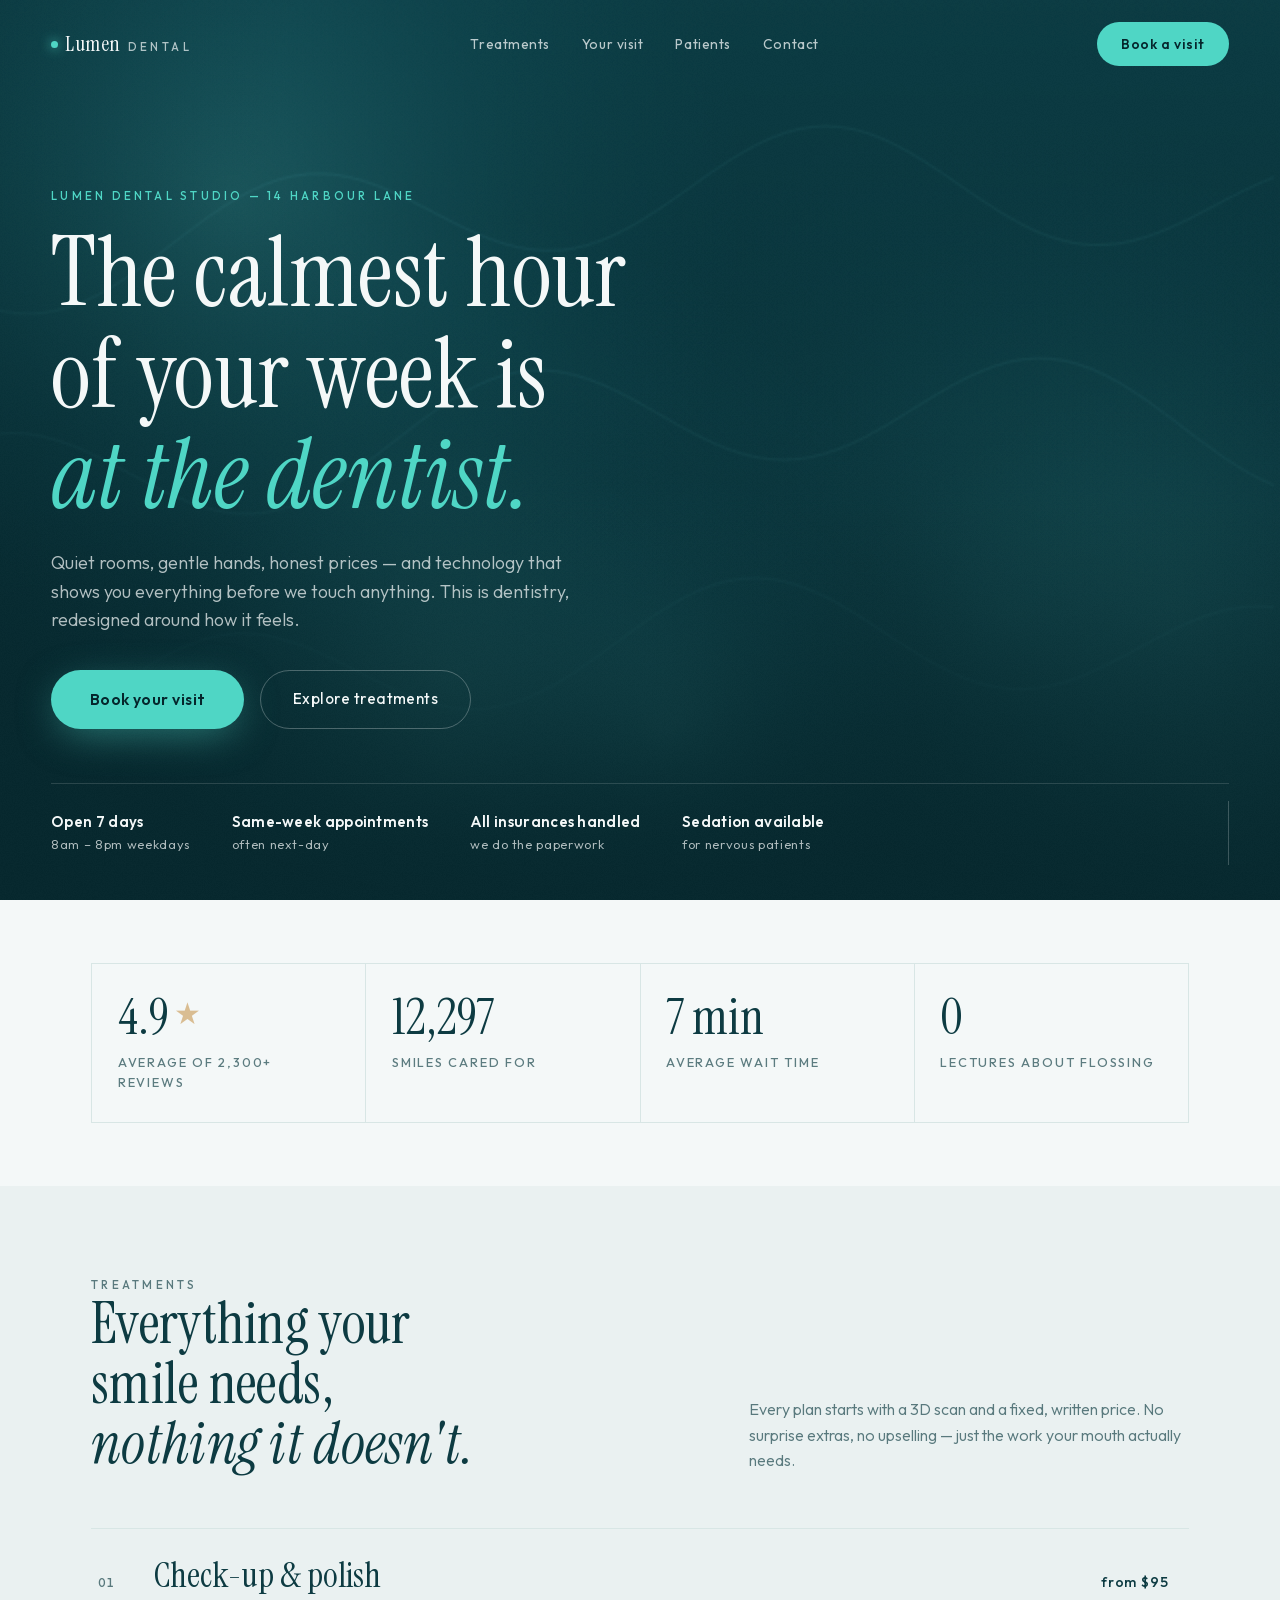
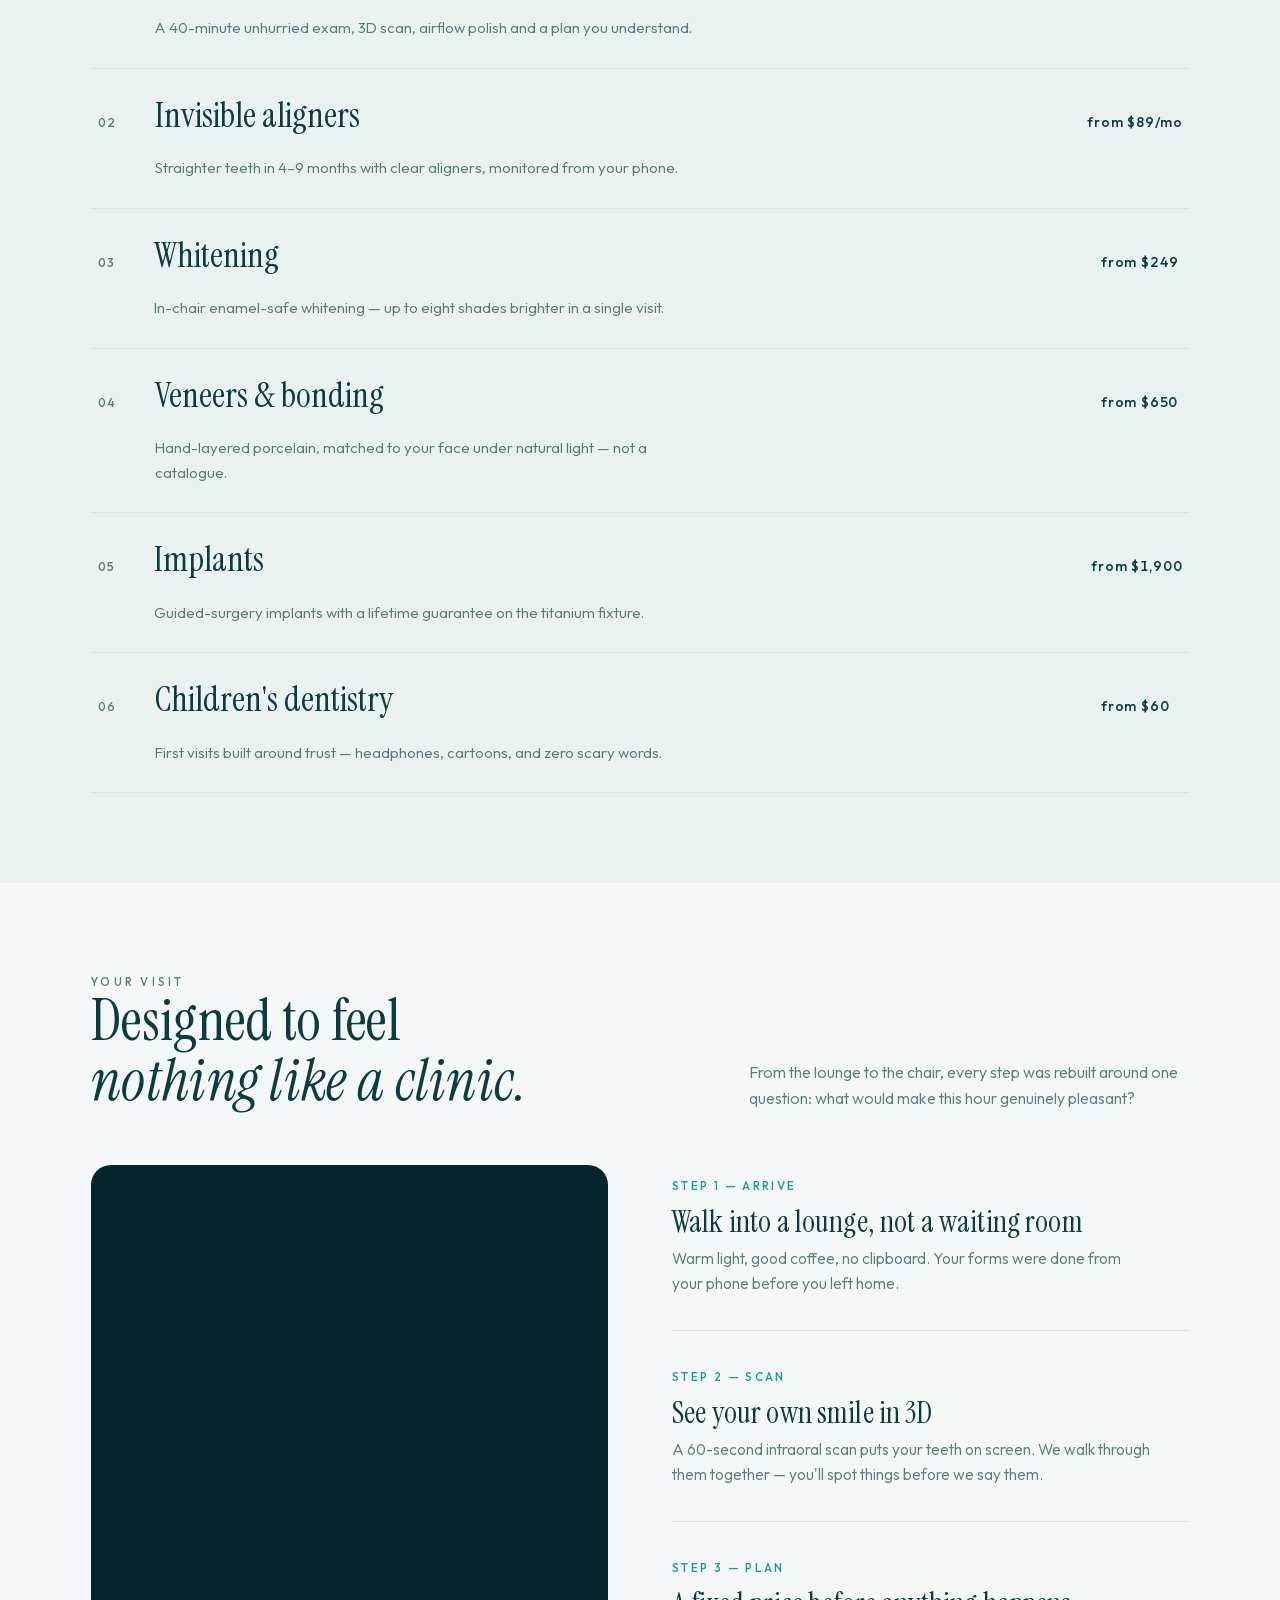
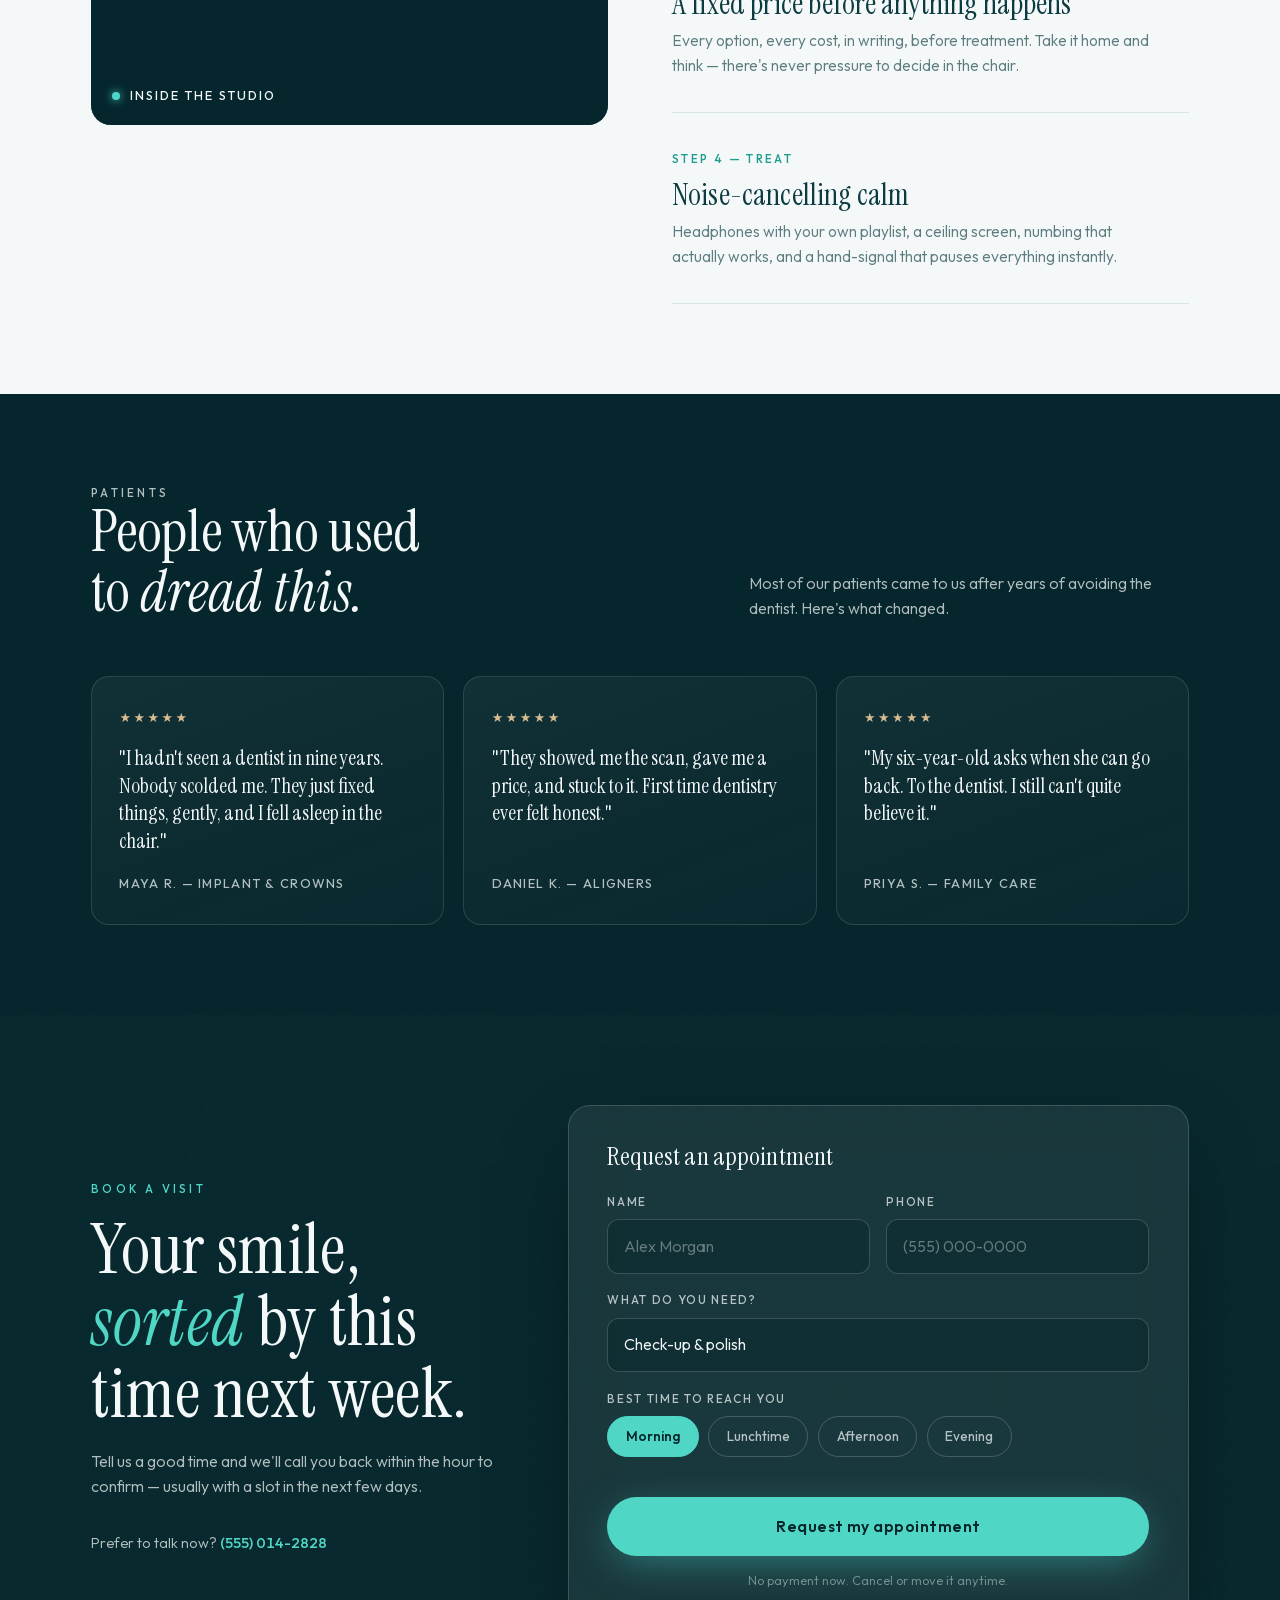
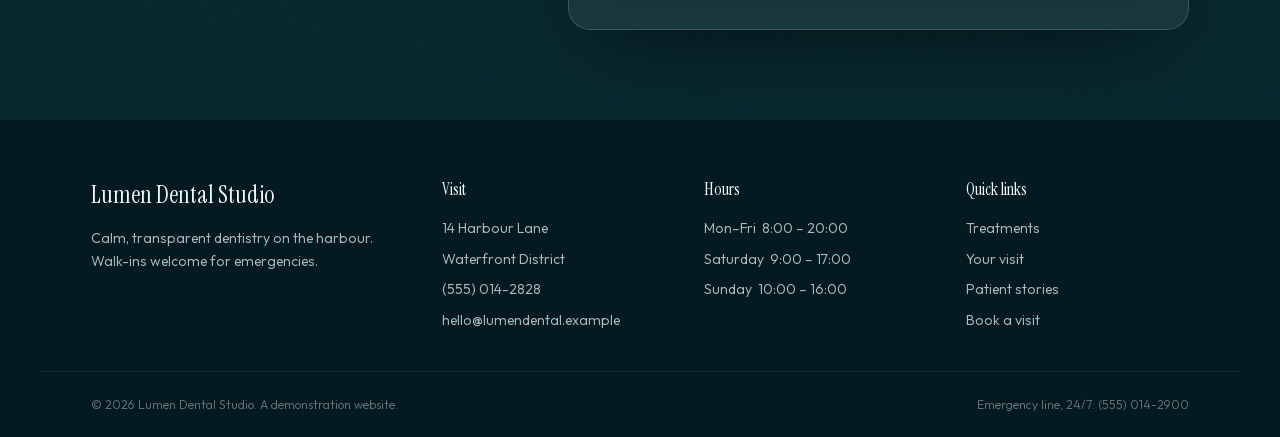
<file: dental/index.html>
<!DOCTYPE html>
<html lang="en">
<head>
<meta charset="UTF-8">
<title>Lumen Dental Studio</title>
<meta name="viewport" content="width=device-width, initial-scale=1.0">
<style>
  @font-face{
    font-family:'Instrument Serif';font-style:normal;font-weight:400;font-display:swap;
    src:url([data-uri]) format('woff2');
  }
  @font-face{
    font-family:'Instrument Serif';font-style:italic;font-weight:400;font-display:swap;
    src:url([data-uri]) format('woff2');
  }
  @font-face{
    font-family:'Outfit';font-style:normal;font-weight:300 700;font-display:swap;
    src:url([data-uri]) format('woff2');
  }

  :root{
    --abyss:#05262c;
    --abyss-2:#0a343c;
    --pine:#0d3b42;
    --porcelain:#f4f8f8;
    --porcelain-2:#eaf1f1;
    --mist:#d8e6e5;
    --aqua:#4fd6c5;
    --aqua-deep:#1e9d8f;
    --sand:#d9bd92;
    --ink-soft:rgba(13,59,66,.66);
    --white-soft:rgba(244,248,248,.72);
    --serif:'Instrument Serif',Georgia,serif;
    --sans:'Outfit',system-ui,-apple-system,sans-serif;
    --ease:cubic-bezier(.22,.9,.24,1);
  }

  *{margin:0;padding:0;box-sizing:border-box}
  html{scroll-behavior:smooth}
  body{
    font-family:var(--sans);font-weight:340;color:var(--pine);
    background:var(--porcelain);line-height:1.6;
    -webkit-font-smoothing:antialiased;overflow-x:hidden;
  }
  ::selection{background:var(--aqua);color:var(--abyss)}

  h1,h2,h3{font-family:var(--serif);font-weight:400;line-height:1.04;text-wrap:balance;letter-spacing:.005em}
  em{font-style:italic}
  a{color:inherit;text-decoration:none}
  button{font:inherit;cursor:pointer;border:none;background:none;color:inherit}
  img,canvas{max-width:100%;display:block}
  :focus-visible{outline:2px solid var(--aqua);outline-offset:3px;border-radius:2px}

  .eyebrow{
    font-size:.72rem;font-weight:500;letter-spacing:.28em;text-transform:uppercase;
    color:var(--aqua-deep);
  }
  .dark .eyebrow{color:var(--aqua)}

  /* ---------- nav ---------- */
  .nav{
    position:fixed;inset:0 0 auto 0;z-index:60;
    display:flex;align-items:center;justify-content:space-between;
    padding:1.4rem clamp(1.2rem,4vw,3.2rem);
    transition:padding .45s var(--ease),background .45s,box-shadow .45s;
    color:var(--porcelain);
  }
  .nav.scrolled{
    padding:.7rem clamp(1.2rem,4vw,3.2rem);
    background:rgba(5,38,44,.72);
    -webkit-backdrop-filter:blur(18px);backdrop-filter:blur(18px);
    box-shadow:0 1px 0 rgba(244,248,248,.08);
  }
  .nav-logo{font-family:var(--serif);font-size:1.35rem;letter-spacing:.02em;display:flex;align-items:baseline;gap:.45rem}
  .nav-logo .dot{width:.44rem;height:.44rem;border-radius:50%;background:var(--aqua);align-self:center;box-shadow:0 0 12px var(--aqua)}
  .nav-links{display:flex;gap:2rem;font-size:.86rem;font-weight:420;letter-spacing:.04em}
  .nav-links a{opacity:.75;transition:opacity .25s}
  .nav-links a:hover{opacity:1}
  .btn-book{
    position:relative;overflow:hidden;
    padding:.68rem 1.5rem;border-radius:100px;
    background:var(--aqua);color:var(--abyss);
    font-size:.86rem;font-weight:560;letter-spacing:.04em;
    box-shadow:0 0 0 0 rgba(79,214,197,.45);
    transition:transform .3s var(--ease),box-shadow .4s;
  }
  .btn-book:hover{transform:translateY(-2px);box-shadow:0 6px 28px -4px rgba(79,214,197,.55)}
  .btn-book::after{
    content:"";position:absolute;top:0;left:-80%;width:50%;height:100%;
    background:linear-gradient(105deg,transparent,rgba(255,255,255,.55),transparent);
    transform:skewX(-20deg);transition:left .6s var(--ease);
  }
  .btn-book:hover::after{left:130%}

  /* ---------- hero ---------- */
  .hero{
    position:relative;min-height:100svh;
    display:flex;flex-direction:column;justify-content:flex-end;
    color:var(--porcelain);background:var(--abyss);
    padding:0 clamp(1.2rem,4vw,3.2rem) clamp(2rem,5vh,4rem);
  }
  .hero canvas,.finale canvas{position:absolute;inset:0;width:100%;height:100%}
  .hero::after,.finale::after{
    content:"";position:absolute;inset:0;pointer-events:none;
    background:
      radial-gradient(120% 90% at 70% 10%,transparent 40%,rgba(5,38,44,.75) 100%),
      linear-gradient(to top,rgba(5,38,44,.85),transparent 45%);
  }
  .grain::before{
    content:"";position:absolute;inset:0;pointer-events:none;z-index:3;opacity:.5;
    background-image:url("data:image/svg+xml,%3Csvg xmlns='http://www.w3.org/2000/svg' width='140' height='140'%3E%3Cfilter id='n'%3E%3CfeTurbulence type='fractalNoise' baseFrequency='0.9' numOctaves='2'/%3E%3CfeColorMatrix values='0 0 0 0 1 0 0 0 0 1 0 0 0 0 1 0 0 0 0.05 0'/%3E%3C/filter%3E%3Crect width='140' height='140' filter='url(%23n)'/%3E%3C/svg%3E");
  }
  .hero-inner{position:relative;z-index:4;max-width:1200px;width:100%;margin:0 auto}
  .hero h1{
    font-size:clamp(2.9rem,7.6vw,6.4rem);
    max-width:14ch;margin:1.1rem 0 1.4rem;
  }
  .hero h1 em{color:var(--aqua)}
  .hero-sub{
    max-width:44ch;font-size:clamp(1rem,1.4vw,1.15rem);
    color:var(--white-soft);font-weight:330;
  }
  .hero-cta{display:flex;gap:1rem;flex-wrap:wrap;margin-top:2.2rem;align-items:center}
  .btn-primary{
    position:relative;overflow:hidden;
    padding:1.05rem 2.4rem;border-radius:100px;
    background:var(--aqua);color:var(--abyss);
    font-weight:580;font-size:.98rem;letter-spacing:.03em;
    transition:transform .35s var(--ease),box-shadow .45s;
    box-shadow:0 10px 40px -8px rgba(79,214,197,.5);
  }
  .btn-primary:hover{transform:translateY(-3px) scale(1.02);box-shadow:0 18px 55px -8px rgba(79,214,197,.65)}
  .btn-primary::after{
    content:"";position:absolute;top:0;left:-80%;width:50%;height:100%;
    background:linear-gradient(105deg,transparent,rgba(255,255,255,.6),transparent);
    transform:skewX(-20deg);transition:left .65s var(--ease);
  }
  .btn-primary:hover::after{left:135%}
  .btn-ghost{
    padding:1.02rem 2rem;border-radius:100px;
    border:1px solid rgba(244,248,248,.28);color:var(--porcelain);
    font-weight:440;font-size:.95rem;letter-spacing:.03em;
    transition:border-color .3s,background .3s;
  }
  .btn-ghost:hover{border-color:var(--aqua);background:rgba(79,214,197,.08)}
  .hero-meta{
    position:relative;z-index:4;max-width:1200px;width:100%;margin:0 auto;
    display:flex;gap:2.6rem;flex-wrap:wrap;
    margin-top:clamp(2.4rem,6vh,4.2rem);padding-top:1.6rem;
    border-top:1px solid rgba(244,248,248,.14);
    font-size:.82rem;color:var(--white-soft);letter-spacing:.05em;
  }
  .hero-meta strong{display:block;font-weight:560;color:var(--porcelain);font-size:.95rem;letter-spacing:.02em}
  .scroll-cue{
    position:absolute;right:clamp(1.2rem,4vw,3.2rem);bottom:2.2rem;z-index:5;
    width:1px;height:64px;background:rgba(244,248,248,.22);overflow:hidden;
  }
  .scroll-cue::after{
    content:"";position:absolute;left:0;top:-40%;width:100%;height:40%;
    background:var(--aqua);animation:cue 2.2s var(--ease) infinite;
  }
  @keyframes cue{to{top:120%}}

  /* ---------- shared section shell ---------- */
  section{position:relative}
  .shell{max-width:1200px;margin:0 auto;padding:clamp(4.5rem,10vh,8rem) clamp(1.2rem,4vw,3.2rem)}
  .sec-head{display:grid;grid-template-columns:minmax(0,1fr);gap:1rem;margin-bottom:clamp(2.4rem,6vh,4rem)}
  .sec-head h2{font-size:clamp(2.1rem,4.6vw,3.6rem);max-width:18ch}
  .sec-head p{max-width:52ch;color:var(--ink-soft)}
  @media(min-width:880px){
    .sec-head{grid-template-columns:1.25fr .9fr;align-items:end;gap:3rem}
  }

  /* ---------- proof strip ---------- */
  .proof{background:var(--porcelain)}
  .proof .shell{padding-top:clamp(3rem,7vh,5rem);padding-bottom:clamp(3rem,7vh,5rem)}
  .proof-grid{
    display:grid;grid-template-columns:repeat(auto-fit,minmax(180px,1fr));
    gap:1px;background:var(--mist);border:1px solid var(--mist);
  }
  .proof-cell{background:var(--porcelain);padding:1.8rem 1.6rem}
  .proof-num{
    font-family:var(--serif);font-size:clamp(2.2rem,4vw,3.1rem);line-height:1;
    font-variant-numeric:tabular-nums;color:var(--pine);
  }
  .proof-num .star{color:var(--sand);font-size:.6em;vertical-align:.35em}
  .proof-label{font-size:.8rem;letter-spacing:.14em;text-transform:uppercase;color:var(--ink-soft);margin-top:.6rem;font-weight:460}

  /* ---------- treatments ---------- */
  .treatments{background:var(--porcelain-2)}
  .t-list{border-top:1px solid var(--mist)}
  .t-row{
    display:grid;grid-template-columns:auto 1fr auto;gap:1.2rem clamp(1rem,3vw,2.6rem);
    align-items:baseline;padding:1.7rem .4rem;
    border-bottom:1px solid var(--mist);
    position:relative;transition:background .35s,padding-left .35s var(--ease);
    cursor:pointer;
  }
  .t-row:hover{background:rgba(79,214,197,.07);padding-left:1.1rem}
  .t-idx{
    font-size:.75rem;font-weight:500;letter-spacing:.12em;color:var(--ink-soft);
    font-variant-numeric:tabular-nums;transition:color .3s;
  }
  .t-row:hover .t-idx{color:var(--aqua-deep)}
  .t-name{font-family:var(--serif);font-size:clamp(1.5rem,3vw,2.2rem);line-height:1.1}
  .t-desc{grid-column:2;max-width:56ch;color:var(--ink-soft);font-size:.95rem;margin-top:.15rem}
  .t-price{
    font-size:.86rem;font-weight:520;letter-spacing:.06em;color:var(--pine);
    font-variant-numeric:tabular-nums;white-space:nowrap;
  }
  .t-arrow{
    grid-column:3;grid-row:2;justify-self:end;font-size:.82rem;color:var(--aqua-deep);
    opacity:0;transform:translateX(-8px);transition:opacity .3s,transform .35s var(--ease);
    font-weight:520;letter-spacing:.08em;
  }
  .t-row:hover .t-arrow{opacity:1;transform:none}

  /* ---------- the visit ---------- */
  .visit{background:var(--porcelain)}
  .visit-grid{display:grid;gap:3rem}
  @media(min-width:940px){.visit-grid{grid-template-columns:1fr 1fr;gap:clamp(2.5rem,5vw,5rem)}}
  .visit-media{
    position:relative;border-radius:20px;overflow:hidden;min-height:340px;
    background:var(--abyss);
  }
  @media(min-width:940px){.visit-media{position:sticky;top:96px;height:min(66vh,560px)}}
  .visit-media canvas{position:absolute;inset:0;width:100%;height:100%}
  .visit-media .vm-veil{
    position:absolute;inset:0;
    background:linear-gradient(to top,rgba(5,38,44,.72),transparent 55%);
  }
  .vm-tag{
    position:absolute;left:1.3rem;bottom:1.2rem;color:var(--porcelain);
    display:flex;align-items:center;gap:.6rem;font-size:.78rem;letter-spacing:.16em;
    text-transform:uppercase;font-weight:480;
  }
  .vm-tag .live{
    width:.5rem;height:.5rem;border-radius:50%;background:var(--aqua);
    box-shadow:0 0 10px var(--aqua);animation:pulse 2s infinite;
  }
  @keyframes pulse{50%{opacity:.35}}
  .steps{display:flex;flex-direction:column;gap:0;counter-reset:step}
  .step{
    padding:2rem 0 2.1rem;border-bottom:1px solid var(--mist);
  }
  .step:first-child{padding-top:.4rem}
  .step-k{
    font-size:.74rem;font-weight:520;letter-spacing:.2em;color:var(--aqua-deep);
    text-transform:uppercase;
  }
  .step h3{font-size:clamp(1.45rem,2.4vw,1.9rem);margin:.55rem 0 .55rem}
  .step p{color:var(--ink-soft);max-width:48ch;font-size:.97rem}

  /* ---------- voices ---------- */
  .voices{background:var(--abyss);color:var(--porcelain);overflow:hidden}
  .voices .sec-head p{color:var(--white-soft)}
  .v-grid{display:grid;gap:1.2rem}
  @media(min-width:880px){.v-grid{grid-template-columns:repeat(3,1fr)}}
  .v-card{
    border:1px solid rgba(244,248,248,.12);border-radius:18px;
    padding:1.9rem 1.7rem;display:flex;flex-direction:column;gap:1.1rem;
    background:linear-gradient(160deg,rgba(244,248,248,.05),rgba(244,248,248,.015));
    transition:transform .4s var(--ease),border-color .4s;
  }
  .v-card:hover{transform:translateY(-6px);border-color:rgba(79,214,197,.45)}
  .v-stars{color:var(--sand);letter-spacing:.2em;font-size:.8rem}
  .v-quote{font-family:var(--serif);font-size:1.28rem;line-height:1.34;flex:1}
  .v-who{font-size:.8rem;letter-spacing:.1em;text-transform:uppercase;color:var(--white-soft);font-weight:460}

  /* ---------- finale / booking ---------- */
  .finale{
    position:relative;background:var(--abyss);color:var(--porcelain);
    overflow:hidden;
  }
  .finale .shell{position:relative;z-index:4;display:grid;gap:3rem}
  @media(min-width:960px){.finale .shell{grid-template-columns:1.05fr 1fr;align-items:center;gap:clamp(2.5rem,5vw,5.5rem)}}
  .finale h2{font-size:clamp(2.5rem,5.4vw,4.4rem);max-width:13ch;margin:1rem 0 1.2rem}
  .finale h2 em{color:var(--aqua)}
  .finale-copy p{color:var(--white-soft);max-width:42ch}
  .finale-phone{margin-top:2rem;font-size:.9rem;color:var(--white-soft)}
  .finale-phone a{color:var(--aqua);font-weight:520;font-variant-numeric:tabular-nums}
  .book-card{
    position:relative;border-radius:22px;padding:clamp(1.6rem,3vw,2.4rem);
    background:rgba(244,248,248,.07);
    -webkit-backdrop-filter:blur(22px);backdrop-filter:blur(22px);
    border:1px solid rgba(244,248,248,.16);
    box-shadow:0 30px 80px -30px rgba(0,0,0,.6);
  }
  .book-card h3{font-size:1.6rem;margin-bottom:1.4rem}
  .field{display:flex;flex-direction:column;gap:.45rem;margin-bottom:1.1rem}
  .field label{font-size:.74rem;letter-spacing:.14em;text-transform:uppercase;font-weight:480;color:var(--white-soft)}
  .field input,.field select{
    font:inherit;font-weight:360;color:var(--porcelain);
    background:rgba(5,38,44,.45);border:1px solid rgba(244,248,248,.18);
    border-radius:12px;padding:.85rem 1rem;transition:border-color .3s,background .3s;
    -webkit-appearance:none;appearance:none;
  }
  .field select option{color:var(--pine)}
  .field input::placeholder{color:rgba(244,248,248,.38)}
  .field input:focus,.field select:focus{outline:none;border-color:var(--aqua);background:rgba(5,38,44,.65)}
  .field-row{display:grid;grid-template-columns:1fr 1fr;gap:1rem}
  @media(max-width:520px){.field-row{grid-template-columns:1fr}}
  .chips{display:flex;gap:.6rem;flex-wrap:wrap}
  .chip{
    padding:.55rem 1.1rem;border-radius:100px;font-size:.84rem;font-weight:440;
    border:1px solid rgba(244,248,248,.2);color:var(--white-soft);
    transition:all .25s;
  }
  .chip[aria-pressed="true"]{background:var(--aqua);color:var(--abyss);border-color:var(--aqua);font-weight:560}
  .chip:hover{border-color:var(--aqua)}
  .book-submit{width:100%;margin-top:1.4rem;justify-content:center;display:inline-flex}
  .book-note{margin-top:.9rem;font-size:.8rem;color:rgba(244,248,248,.45);text-align:center}
  .book-done{display:none;text-align:center;padding:3rem 1rem}
  .book-done .tick{
    width:64px;height:64px;margin:0 auto 1.4rem;border-radius:50%;
    background:var(--aqua);color:var(--abyss);display:grid;place-items:center;
    font-size:1.6rem;box-shadow:0 0 40px rgba(79,214,197,.5);
  }
  .book-done h3{margin-bottom:.6rem}
  .book-done p{color:var(--white-soft);max-width:32ch;margin:0 auto}
  .book-card.sent form{display:none}
  .book-card.sent .book-done{display:block}

  /* ---------- footer ---------- */
  footer{background:#031b20;color:var(--white-soft);font-size:.88rem}
  .foot{
    max-width:1200px;margin:0 auto;padding:3.5rem clamp(1.2rem,4vw,3.2rem) 2.5rem;
    display:grid;gap:2.4rem;
  }
  @media(min-width:820px){.foot{grid-template-columns:1.4fr 1fr 1fr 1fr}}
  .foot h4{font-family:var(--serif);font-weight:400;color:var(--porcelain);font-size:1.05rem;margin-bottom:.9rem}
  .foot ul{list-style:none;display:flex;flex-direction:column;gap:.5rem}
  .foot a:hover{color:var(--aqua)}
  .foot-logo{font-family:var(--serif);font-size:1.5rem;color:var(--porcelain)}
  .foot-fine{
    max-width:1200px;margin:0 auto;padding:1.4rem clamp(1.2rem,4vw,3.2rem);
    border-top:1px solid rgba(244,248,248,.08);
    display:flex;justify-content:space-between;gap:1rem;flex-wrap:wrap;
    font-size:.76rem;color:rgba(244,248,248,.4);
  }
  .foot dd{font-variant-numeric:tabular-nums}

  /* ---------- reveal ---------- */
  .rv{opacity:0;transform:translateY(28px);transition:opacity .9s var(--ease),transform .9s var(--ease)}
  .rv.in{opacity:1;transform:none}
  .rv-d1{transition-delay:.1s}.rv-d2{transition-delay:.2s}.rv-d3{transition-delay:.3s}

  @media(max-width:760px){
    .nav-links{display:none}
    .t-row{grid-template-columns:auto 1fr}
    .t-price{grid-column:2;justify-self:start;margin-top:.2rem}
    .t-arrow{grid-column:2;grid-row:auto;justify-self:start}
  }
  @media(prefers-reduced-motion:reduce){
    html{scroll-behavior:auto}
    *,*::before,*::after{animation-duration:.01ms!important;transition-duration:.01ms!important}
    .rv{opacity:1;transform:none}
  }
</style>
</head>
<body>
<nav class="nav" id="nav" aria-label="Main">
  <a class="nav-logo" href="#top"><span class="dot"></span>Lumen<span style="font-family:var(--sans);font-size:.7rem;font-weight:500;letter-spacing:.3em;opacity:.7;text-transform:uppercase">Dental</span></a>
  <div class="nav-links">
    <a href="#treatments">Treatments</a>
    <a href="#visit">Your visit</a>
    <a href="#voices">Patients</a>
    <a href="#contact">Contact</a>
  </div>
  <a class="btn-book" href="#book">Book a visit</a>
</nav>

<header class="hero grain" id="top">
  <canvas id="sea1" aria-hidden="true"></canvas>
  <div class="hero-inner">
    <p class="eyebrow" style="color:var(--aqua)">Lumen Dental Studio — 14 Harbour Lane</p>
    <h1>The calmest hour of your week is <em>at the dentist.</em></h1>
    <p class="hero-sub">Quiet rooms, gentle hands, honest prices — and technology that shows you everything before we touch anything. This is dentistry, redesigned around how it feels.</p>
    <div class="hero-cta">
      <a class="btn-primary" href="#book">Book your visit</a>
      <a class="btn-ghost" href="#treatments">Explore treatments</a>
    </div>
  </div>
  <div class="hero-meta">
    <div><strong>Open 7 days</strong>8am – 8pm weekdays</div>
    <div><strong>Same-week appointments</strong>often next-day</div>
    <div><strong>All insurances handled</strong>we do the paperwork</div>
    <div><strong>Sedation available</strong>for nervous patients</div>
  </div>
  <div class="scroll-cue" aria-hidden="true"></div>
</header>

<section class="proof">
  <div class="shell">
    <div class="proof-grid">
      <div class="proof-cell rv"><div class="proof-num"><span data-count="4.9" data-dec="1">0.0</span><span class="star"> ★</span></div><div class="proof-label">Average of 2,300+ reviews</div></div>
      <div class="proof-cell rv rv-d1"><div class="proof-num" data-count="12400">0</div><div class="proof-label">Smiles cared for</div></div>
      <div class="proof-cell rv rv-d2"><div class="proof-num"><span data-count="7">0</span> min</div><div class="proof-label">Average wait time</div></div>
      <div class="proof-cell rv rv-d3"><div class="proof-num">0</div><div class="proof-label">Lectures about flossing</div></div>
    </div>
  </div>
</section>

<section class="treatments" id="treatments">
  <div class="shell">
    <div class="sec-head">
      <div>
        <p class="eyebrow rv">Treatments</p>
        <h2 class="rv rv-d1">Everything your smile needs, <em>nothing it doesn't.</em></h2>
      </div>
      <p class="rv rv-d2">Every plan starts with a 3D scan and a fixed, written price. No surprise extras, no upselling — just the work your mouth actually needs.</p>
    </div>
    <div class="t-list">
      <a class="t-row rv" href="#book">
        <span class="t-idx">01</span>
        <span class="t-name">Check-up &amp; polish</span>
        <span class="t-price">from $95</span>
        <span class="t-desc">A 40-minute unhurried exam, 3D scan, airflow polish and a plan you understand.</span>
        <span class="t-arrow">Book this →</span>
      </a>
      <a class="t-row rv" href="#book">
        <span class="t-idx">02</span>
        <span class="t-name">Invisible aligners</span>
        <span class="t-price">from $89/mo</span>
        <span class="t-desc">Straighter teeth in 4–9 months with clear aligners, monitored from your phone.</span>
        <span class="t-arrow">Book this →</span>
      </a>
      <a class="t-row rv" href="#book">
        <span class="t-idx">03</span>
        <span class="t-name">Whitening</span>
        <span class="t-price">from $249</span>
        <span class="t-desc">In-chair enamel-safe whitening — up to eight shades brighter in a single visit.</span>
        <span class="t-arrow">Book this →</span>
      </a>
      <a class="t-row rv" href="#book">
        <span class="t-idx">04</span>
        <span class="t-name">Veneers &amp; bonding</span>
        <span class="t-price">from $650</span>
        <span class="t-desc">Hand-layered porcelain, matched to your face under natural light — not a catalogue.</span>
        <span class="t-arrow">Book this →</span>
      </a>
      <a class="t-row rv" href="#book">
        <span class="t-idx">05</span>
        <span class="t-name">Implants</span>
        <span class="t-price">from $1,900</span>
        <span class="t-desc">Guided-surgery implants with a lifetime guarantee on the titanium fixture.</span>
        <span class="t-arrow">Book this →</span>
      </a>
      <a class="t-row rv" href="#book">
        <span class="t-idx">06</span>
        <span class="t-name">Children's dentistry</span>
        <span class="t-price">from $60</span>
        <span class="t-desc">First visits built around trust — headphones, cartoons, and zero scary words.</span>
        <span class="t-arrow">Book this →</span>
      </a>
    </div>
  </div>
</section>

<section class="visit" id="visit">
  <div class="shell">
    <div class="sec-head">
      <div>
        <p class="eyebrow rv">Your visit</p>
        <h2 class="rv rv-d1">Designed to feel <em>nothing like a clinic.</em></h2>
      </div>
      <p class="rv rv-d2">From the lounge to the chair, every step was rebuilt around one question: what would make this hour genuinely pleasant?</p>
    </div>
    <div class="visit-grid">
      <div class="visit-media rv" aria-label="Ambient film of the studio's light-filled treatment rooms">
        <canvas id="sea2" aria-hidden="true"></canvas>
        <div class="vm-veil"></div>
        <div class="vm-tag"><span class="live"></span>Inside the studio</div>
      </div>
      <div class="steps">
        <div class="step rv">
          <span class="step-k">Step 1 — Arrive</span>
          <h3>Walk into a lounge, not a waiting room</h3>
          <p>Warm light, good coffee, no clipboard. Your forms were done from your phone before you left home.</p>
        </div>
        <div class="step rv">
          <span class="step-k">Step 2 — Scan</span>
          <h3>See your own smile in 3D</h3>
          <p>A 60-second intraoral scan puts your teeth on screen. We walk through them together — you'll spot things before we say them.</p>
        </div>
        <div class="step rv">
          <span class="step-k">Step 3 — Plan</span>
          <h3>A fixed price before anything happens</h3>
          <p>Every option, every cost, in writing, before treatment. Take it home and think — there's never pressure to decide in the chair.</p>
        </div>
        <div class="step rv">
          <span class="step-k">Step 4 — Treat</span>
          <h3>Noise-cancelling calm</h3>
          <p>Headphones with your own playlist, a ceiling screen, numbing that actually works, and a hand-signal that pauses everything instantly.</p>
        </div>
      </div>
    </div>
  </div>
</section>

<section class="voices dark" id="voices">
  <div class="shell">
    <div class="sec-head">
      <div>
        <p class="eyebrow rv">Patients</p>
        <h2 class="rv rv-d1">People who used to <em>dread this.</em></h2>
      </div>
      <p class="rv rv-d2">Most of our patients came to us after years of avoiding the dentist. Here's what changed.</p>
    </div>
    <div class="v-grid">
      <div class="v-card rv">
        <span class="v-stars" aria-label="5 out of 5 stars">★★★★★</span>
        <p class="v-quote">"I hadn't seen a dentist in nine years. Nobody scolded me. They just fixed things, gently, and I fell asleep in the chair."</p>
        <span class="v-who">Maya R. — implant &amp; crowns</span>
      </div>
      <div class="v-card rv rv-d1">
        <span class="v-stars" aria-label="5 out of 5 stars">★★★★★</span>
        <p class="v-quote">"They showed me the scan, gave me a price, and stuck to it. First time dentistry ever felt honest."</p>
        <span class="v-who">Daniel K. — aligners</span>
      </div>
      <div class="v-card rv rv-d2">
        <span class="v-stars" aria-label="5 out of 5 stars">★★★★★</span>
        <p class="v-quote">"My six-year-old asks when she can go back. To the dentist. I still can't quite believe it."</p>
        <span class="v-who">Priya S. — family care</span>
      </div>
    </div>
  </div>
</section>

<section class="finale grain" id="book">
  <canvas id="sea3" aria-hidden="true"></canvas>
  <div class="shell">
    <div class="finale-copy">
      <p class="eyebrow rv" style="color:var(--aqua)">Book a visit</p>
      <h2 class="rv rv-d1">Your smile, <em>sorted</em> by this time next week.</h2>
      <p class="rv rv-d2">Tell us a good time and we'll call you back within the hour to confirm — usually with a slot in the next few days.</p>
      <p class="finale-phone rv rv-d3">Prefer to talk now? <a href="tel:+15550142828">(555) 014-2828</a></p>
    </div>
    <div class="book-card rv rv-d2" id="bookCard">
      <form id="bookForm" novalidate>
        <h3>Request an appointment</h3>
        <div class="field-row">
          <div class="field">
            <label for="bf-name">Name</label>
            <input id="bf-name" name="name" type="text" placeholder="Alex Morgan" required>
          </div>
          <div class="field">
            <label for="bf-phone">Phone</label>
            <input id="bf-phone" name="phone" type="tel" placeholder="(555) 000-0000" required>
          </div>
        </div>
        <div class="field">
          <label for="bf-treat">What do you need?</label>
          <select id="bf-treat" name="treatment">
            <option>Check-up &amp; polish</option>
            <option>Invisible aligners</option>
            <option>Whitening</option>
            <option>Veneers &amp; bonding</option>
            <option>Implants</option>
            <option>Children's dentistry</option>
            <option>Something hurts</option>
            <option>Not sure yet</option>
          </select>
        </div>
        <div class="field">
          <label id="bf-when-label">Best time to reach you</label>
          <div class="chips" role="group" aria-labelledby="bf-when-label">
            <button type="button" class="chip" aria-pressed="true">Morning</button>
            <button type="button" class="chip" aria-pressed="false">Lunchtime</button>
            <button type="button" class="chip" aria-pressed="false">Afternoon</button>
            <button type="button" class="chip" aria-pressed="false">Evening</button>
          </div>
        </div>
        <button class="btn-primary book-submit" type="submit">Request my appointment</button>
        <p class="book-note">No payment now. Cancel or move it anytime.</p>
      </form>
      <div class="book-done" role="status">
        <div class="tick">✓</div>
        <h3>Request received</h3>
        <p>We'll call you within the hour to lock in a time. Talk soon.</p>
      </div>
    </div>
  </div>
</section>

<footer id="contact">
  <div class="foot">
    <div>
      <div class="foot-logo">Lumen Dental Studio</div>
      <p style="margin-top:.8rem;max-width:30ch">Calm, transparent dentistry on the harbour. Walk-ins welcome for emergencies.</p>
    </div>
    <div>
      <h4>Visit</h4>
      <ul>
        <li>14 Harbour Lane</li>
        <li>Waterfront District</li>
        <li><a href="tel:+15550142828">(555) 014-2828</a></li>
        <li><a href="mailto:hello@lumendental.example">hello@lumendental.example</a></li>
      </ul>
    </div>
    <div>
      <h4>Hours</h4>
      <ul>
        <li>Mon–Fri&nbsp;&nbsp;8:00 – 20:00</li>
        <li>Saturday&nbsp;&nbsp;9:00 – 17:00</li>
        <li>Sunday&nbsp;&nbsp;10:00 – 16:00</li>
      </ul>
    </div>
    <div>
      <h4>Quick links</h4>
      <ul>
        <li><a href="#treatments">Treatments</a></li>
        <li><a href="#visit">Your visit</a></li>
        <li><a href="#voices">Patient stories</a></li>
        <li><a href="#book">Book a visit</a></li>
      </ul>
    </div>
  </div>
  <div class="foot-fine">
    <span>© 2026 Lumen Dental Studio. A demonstration website.</span>
    <span>Emergency line, 24/7: (555) 014-2900</span>
  </div>
</footer>

<script>
(function(){
  "use strict";
  var reduced = window.matchMedia("(prefers-reduced-motion: reduce)").matches;

  /* ---- nav state ---- */
  var nav = document.getElementById("nav");
  addEventListener("scroll", function(){
    nav.classList.toggle("scrolled", scrollY > 40);
  }, {passive:true});

  /* ---- scroll reveals ---- */
  var io = new IntersectionObserver(function(entries){
    entries.forEach(function(e){
      if(e.isIntersecting){ e.target.classList.add("in"); io.unobserve(e.target); }
    });
  }, {threshold:.15, rootMargin:"0px 0px -40px 0px"});
  document.querySelectorAll(".rv").forEach(function(el){ io.observe(el); });

  /* ---- animated counters ---- */
  var cio = new IntersectionObserver(function(entries){
    entries.forEach(function(e){
      if(!e.isIntersecting) return;
      cio.unobserve(e.target);
      var el = e.target, target = parseFloat(el.dataset.count),
          dec = parseInt(el.dataset.dec||"0",10), t0 = null;
      if(reduced){ el.textContent = fmt(target); return; }
      function fmt(v){
        return dec ? v.toFixed(dec) : Math.round(v).toLocaleString("en-US");
      }
      function tick(t){
        if(!t0) t0 = t;
        var p = Math.min((t-t0)/1400, 1);
        p = 1 - Math.pow(1-p, 3);
        el.textContent = fmt(target*p);
        if(p < 1) requestAnimationFrame(tick);
      }
      requestAnimationFrame(tick);
    });
  }, {threshold:.6});
  document.querySelectorAll("[data-count]").forEach(function(el){ cio.observe(el); });

  /* ---- caustic light "video" ---- */
  function caustics(canvas, opts){
    var ctx = canvas.getContext("2d"), W, H, t = Math.random()*100,
        running = false, raf = null;
    var blobs = [];
    for(var i=0;i<opts.blobs;i++){
      blobs.push({
        x:Math.random(), y:Math.random(),
        r:.18+Math.random()*.3,
        sx:.4+Math.random()*.8, sy:.3+Math.random()*.6,
        ph:Math.random()*Math.PI*2, hue:Math.random()
      });
    }
    function size(){
      var dpr = Math.min(devicePixelRatio||1, 2);
      W = canvas.clientWidth; H = canvas.clientHeight;
      canvas.width = Math.max(1, W*dpr*.5);   /* half-res for softness + speed */
      canvas.height = Math.max(1, H*dpr*.5);
      ctx.setTransform(canvas.width/Math.max(W,1), 0, 0, canvas.height/Math.max(H,1), 0, 0);
    }
    function frame(){
      t += .0038;
      var g = ctx.createLinearGradient(0,0,0,H);
      g.addColorStop(0, opts.top); g.addColorStop(1, opts.bottom);
      ctx.globalCompositeOperation = "source-over";
      ctx.fillStyle = g; ctx.fillRect(0,0,W,H);
      ctx.globalCompositeOperation = "lighter";
      blobs.forEach(function(b,i){
        var x = (Math.sin(t*b.sx + b.ph) * .38 + .5 + b.x*.14) * W;
        var y = (Math.cos(t*b.sy + b.ph*1.7) * .32 + .45 + b.y*.16) * H;
        var r = b.r * Math.max(W,H) * (1 + .12*Math.sin(t*1.3+i));
        var rg = ctx.createRadialGradient(x,y,0,x,y,r);
        var a = opts.alpha * (0.7 + .3*Math.sin(t*.9 + i*2));
        rg.addColorStop(0, "rgba(120,235,220," + a.toFixed(3) + ")");
        rg.addColorStop(.55, "rgba(60,170,175," + (a*.35).toFixed(3) + ")");
        rg.addColorStop(1, "rgba(20,90,110,0)");
        ctx.fillStyle = rg;
        ctx.beginPath(); ctx.arc(x,y,r,0,7); ctx.fill();
      });
      /* drifting light ribbons */
      ctx.lineWidth = 1.2;
      for(var k=0;k<3;k++){
        ctx.beginPath();
        for(var px=0; px<=W; px+=14){
          var py = H*(.25+k*.25) + Math.sin(px*.012 + t*(1.1+k*.3) + k*9)*H*.06
                 + Math.sin(px*.003 - t*.7)*H*.05;
          px===0 ? ctx.moveTo(px,py) : ctx.lineTo(px,py);
        }
        ctx.strokeStyle = "rgba(140,240,225," + (opts.alpha*.5).toFixed(3) + ")";
        ctx.stroke();
      }
      if(running && !reduced) raf = requestAnimationFrame(frame);
    }
    function start(){ if(running) return; running = true; size(); raf = requestAnimationFrame(frame); }
    function stop(){ running = false; if(raf) cancelAnimationFrame(raf); }
    addEventListener("resize", function(){ size(); if(reduced) frame(); });
    /* only animate while on screen */
    new IntersectionObserver(function(es){
      es.forEach(function(e){ e.isIntersecting ? start() : stop(); });
    }, {threshold:.02}).observe(canvas);
    size(); frame(); /* paint one frame immediately (also the reduced-motion still) */
  }
  caustics(document.getElementById("sea1"), {blobs:7, alpha:.16, top:"#0a3a42", bottom:"#05262c"});
  caustics(document.getElementById("sea2"), {blobs:6, alpha:.20, top:"#0d4550", bottom:"#062a31"});
  caustics(document.getElementById("sea3"), {blobs:7, alpha:.14, top:"#093740", bottom:"#04222a"});

  /* ---- booking form ---- */
  document.querySelectorAll(".chip").forEach(function(chip){
    chip.addEventListener("click", function(){
      chip.closest(".chips").querySelectorAll(".chip").forEach(function(c){
        c.setAttribute("aria-pressed", c === chip ? "true" : "false");
      });
    });
  });
  document.getElementById("bookForm").addEventListener("submit", function(ev){
    ev.preventDefault();
    var name = document.getElementById("bf-name"),
        phone = document.getElementById("bf-phone"), ok = true;
    [name, phone].forEach(function(f){
      if(!f.value.trim()){ f.style.borderColor = "#e08f6f"; ok = false; }
      else f.style.borderColor = "";
    });
    if(!ok) return;
    document.getElementById("bookCard").classList.add("sent");
  });
})();
</script>
</body>
</html>
</file>
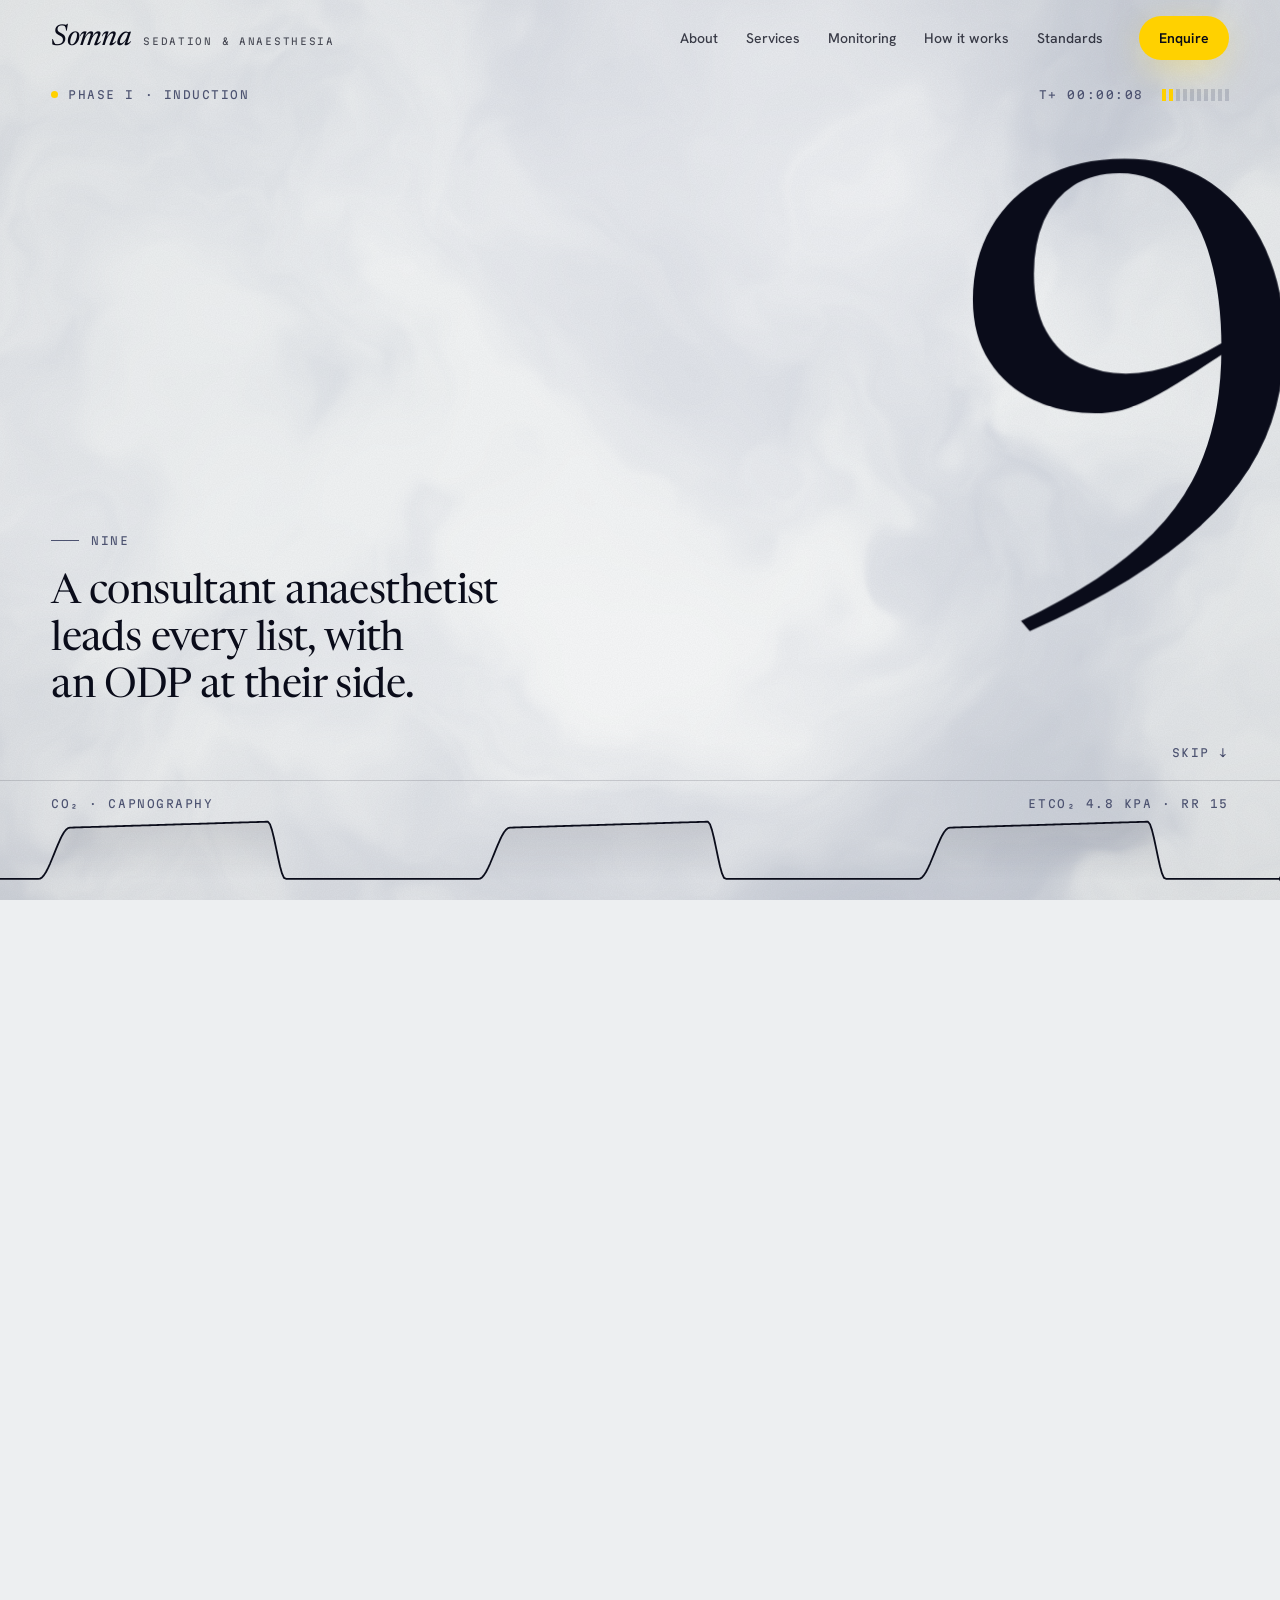
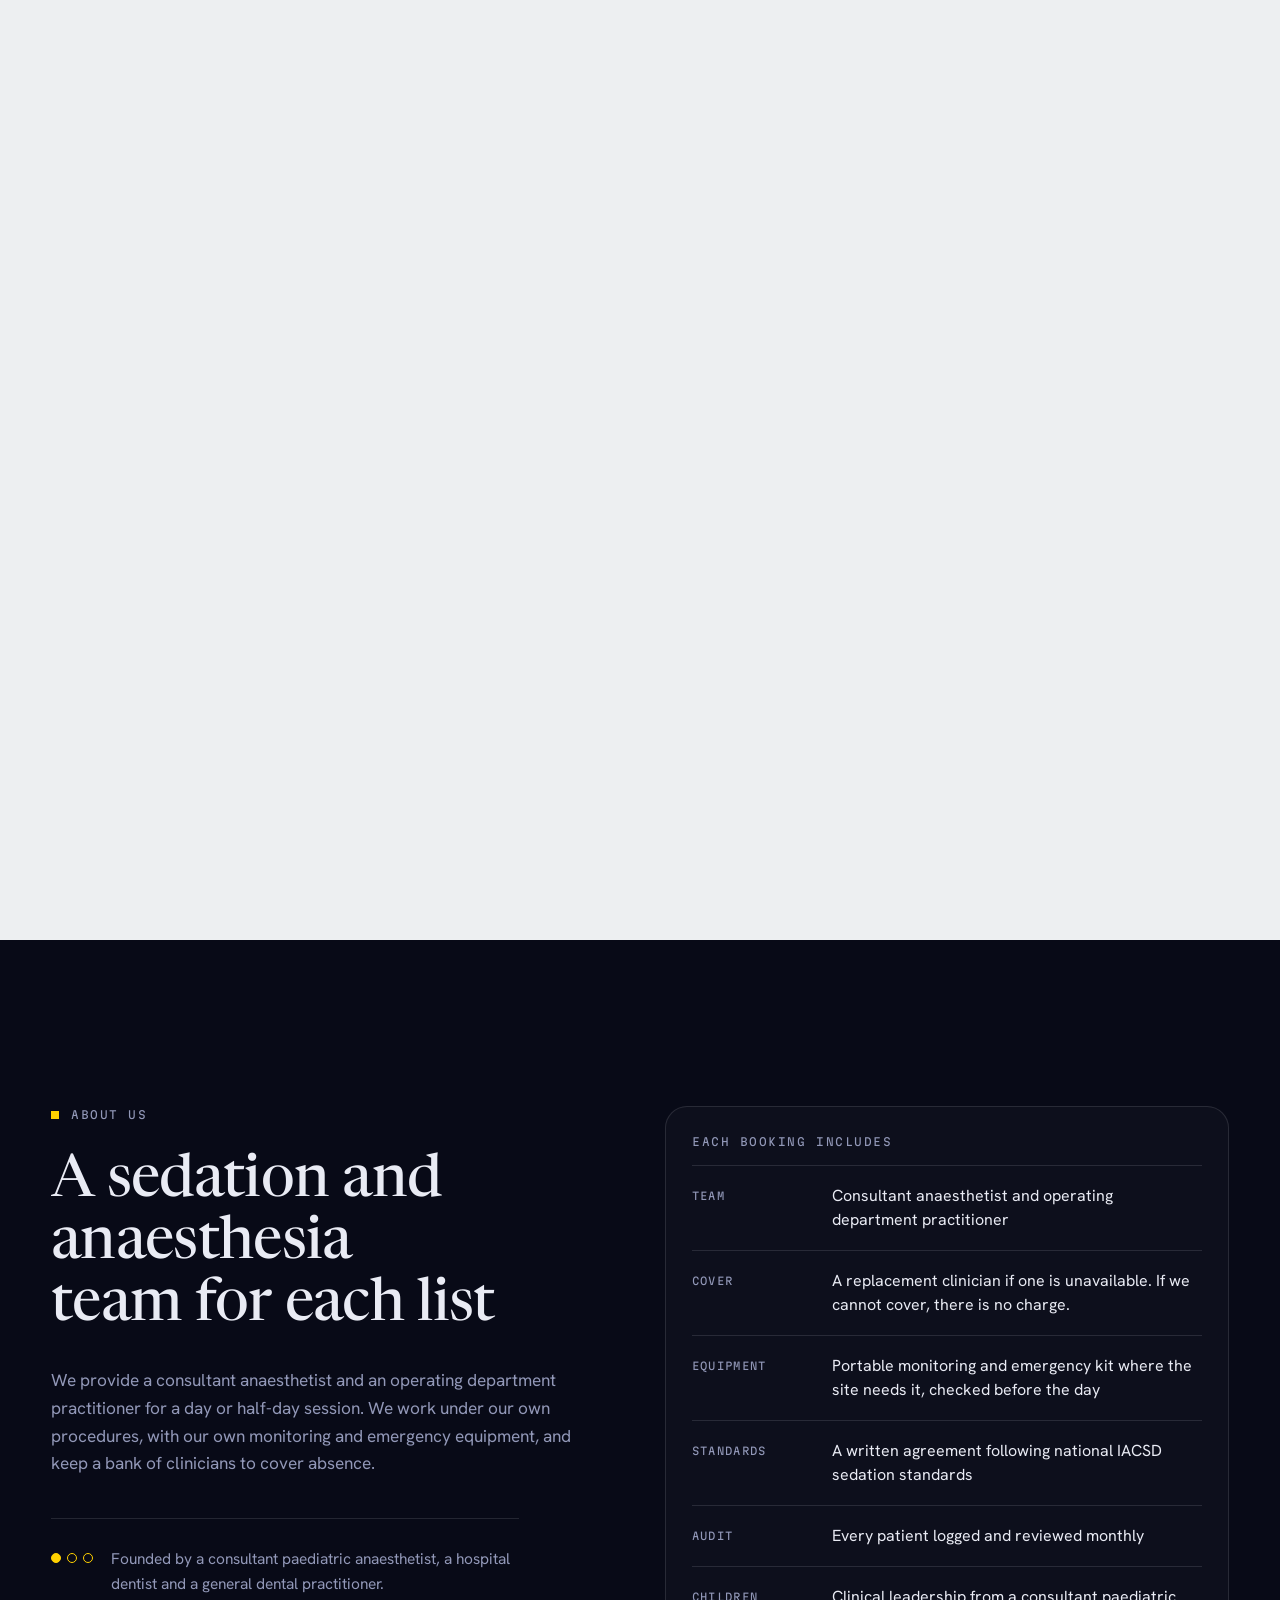
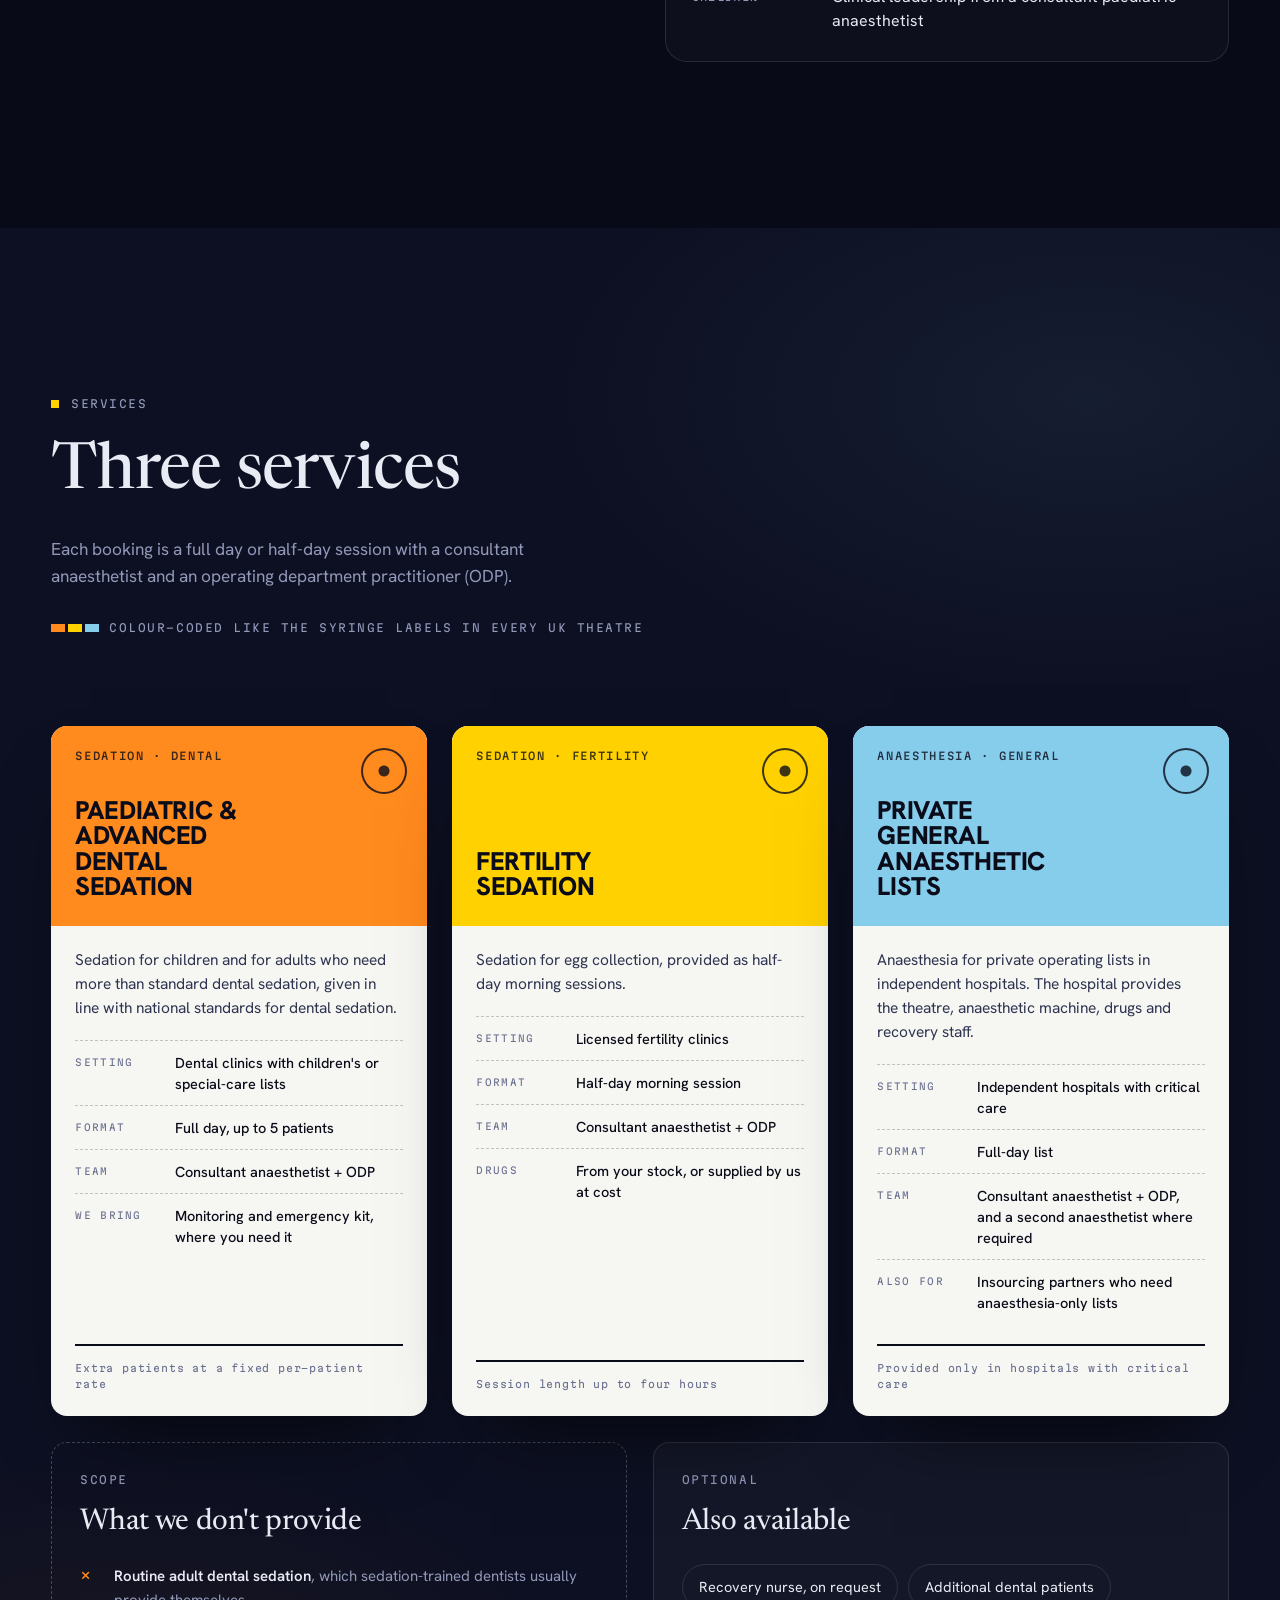
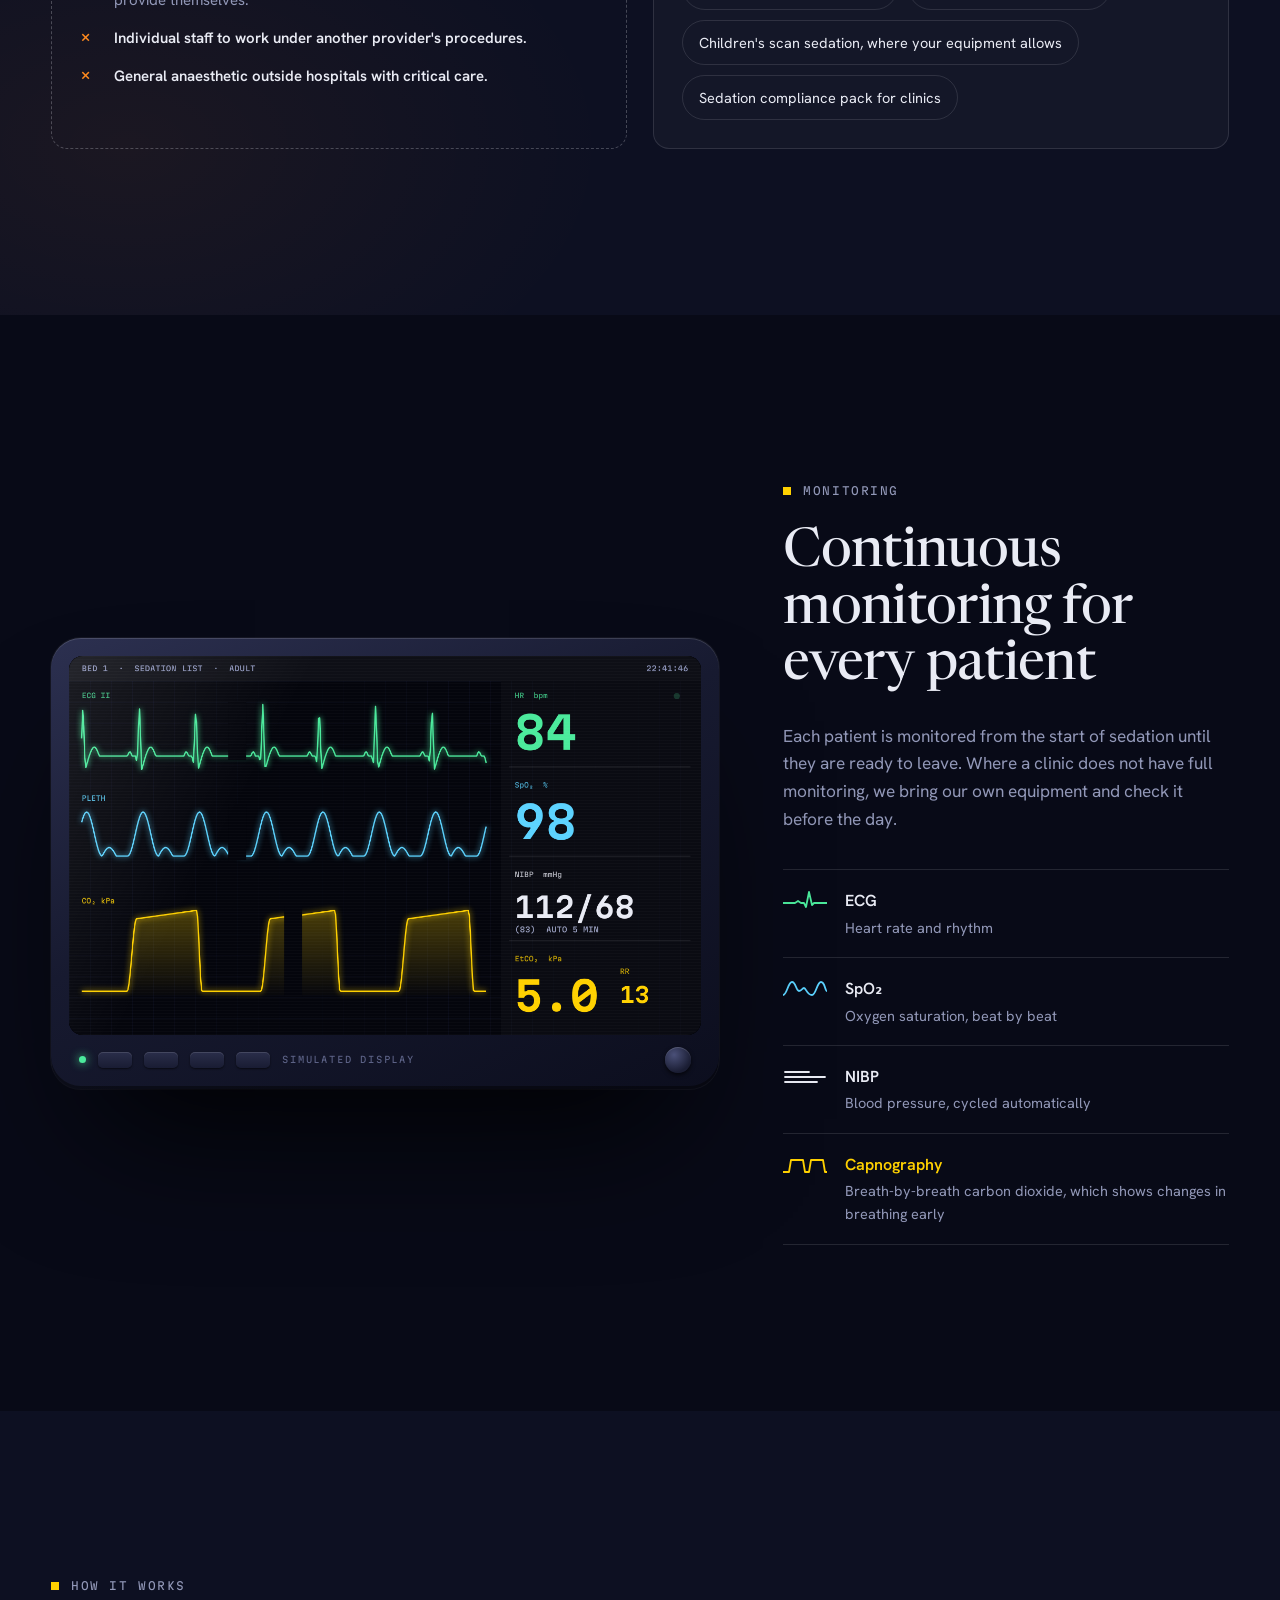
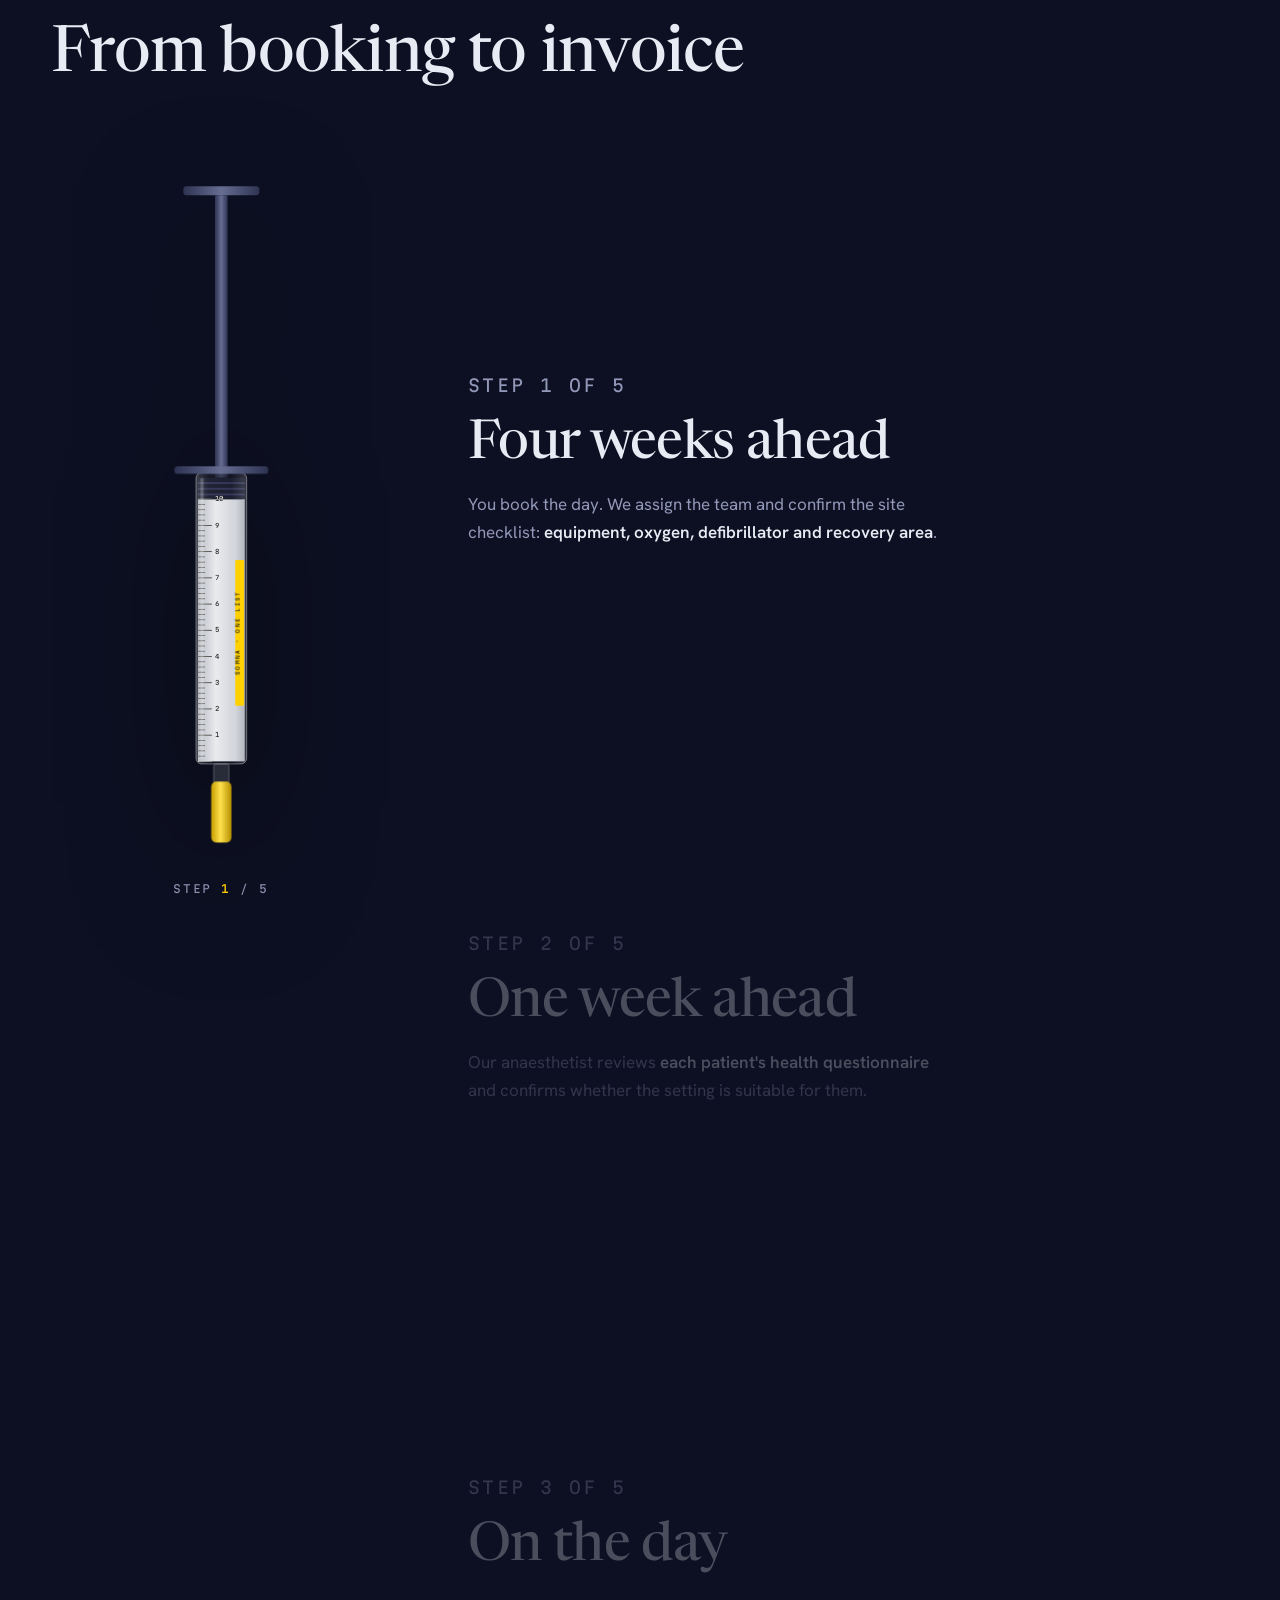
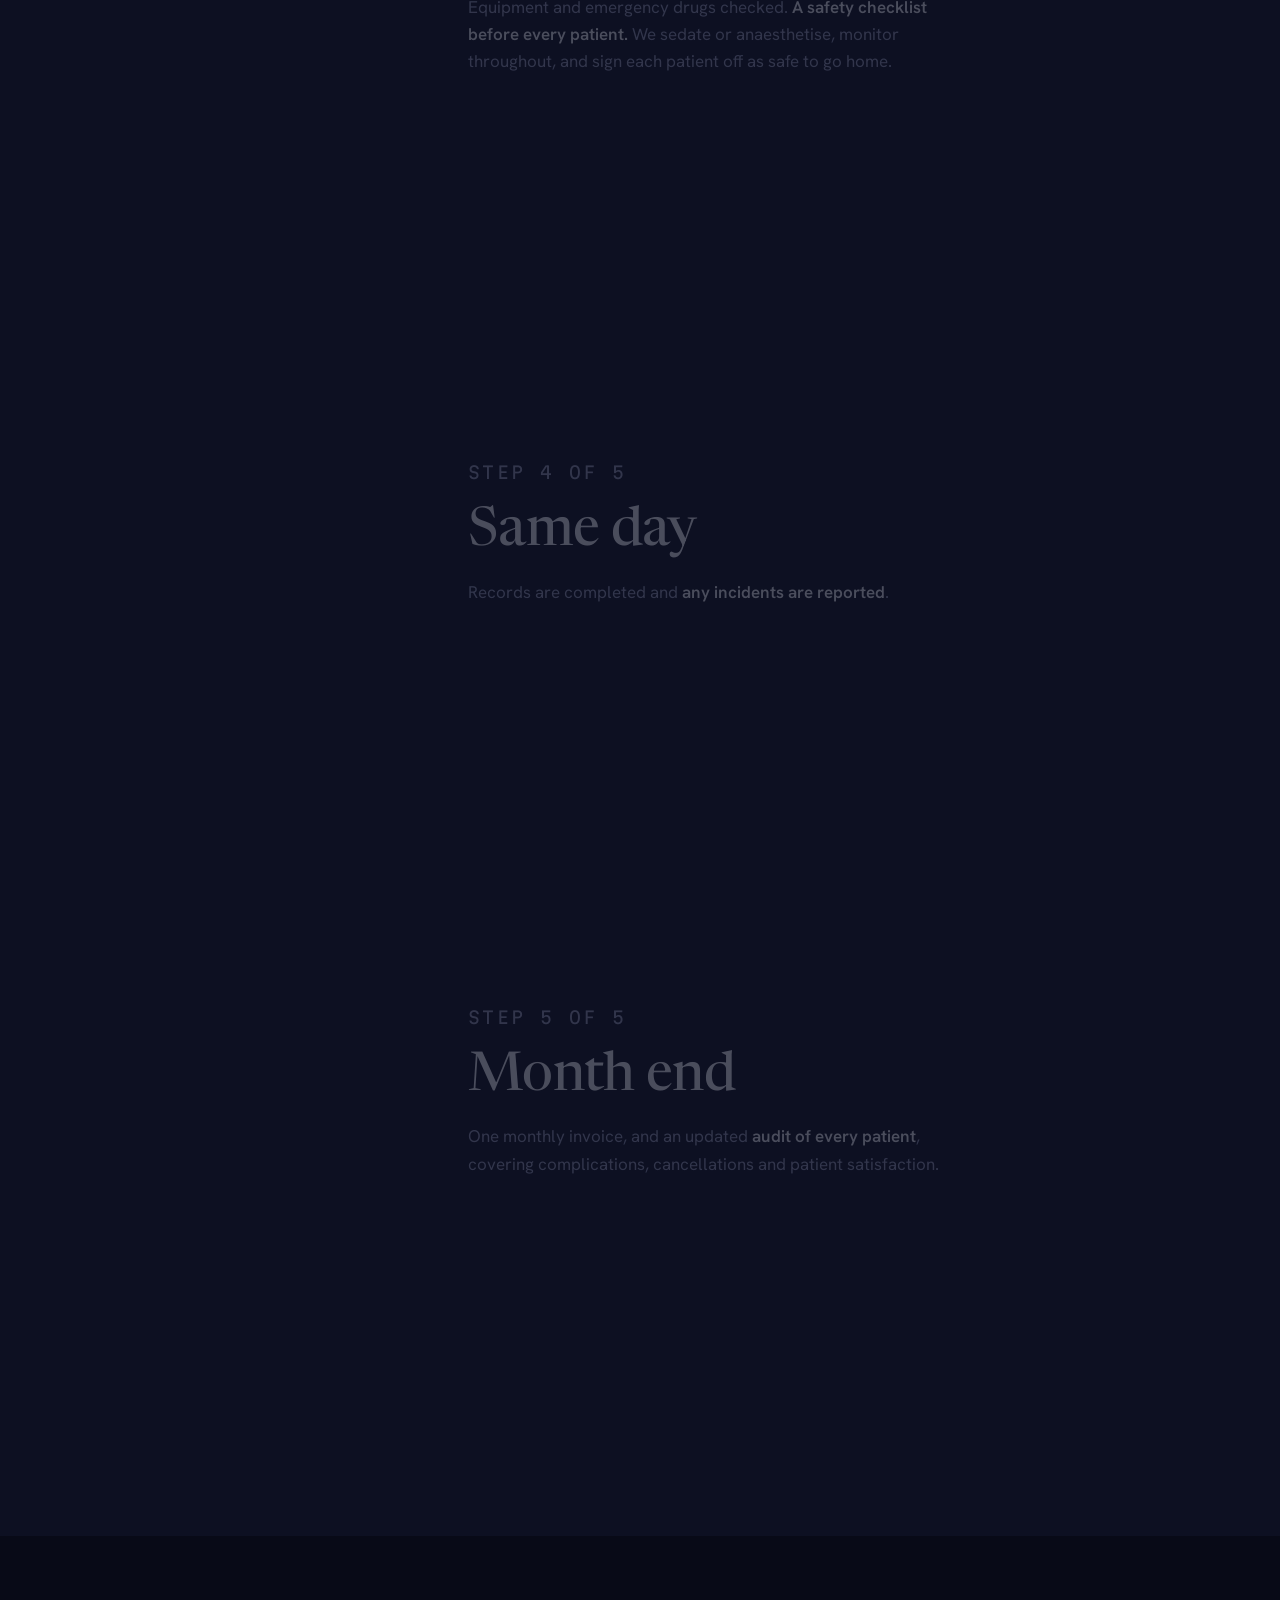
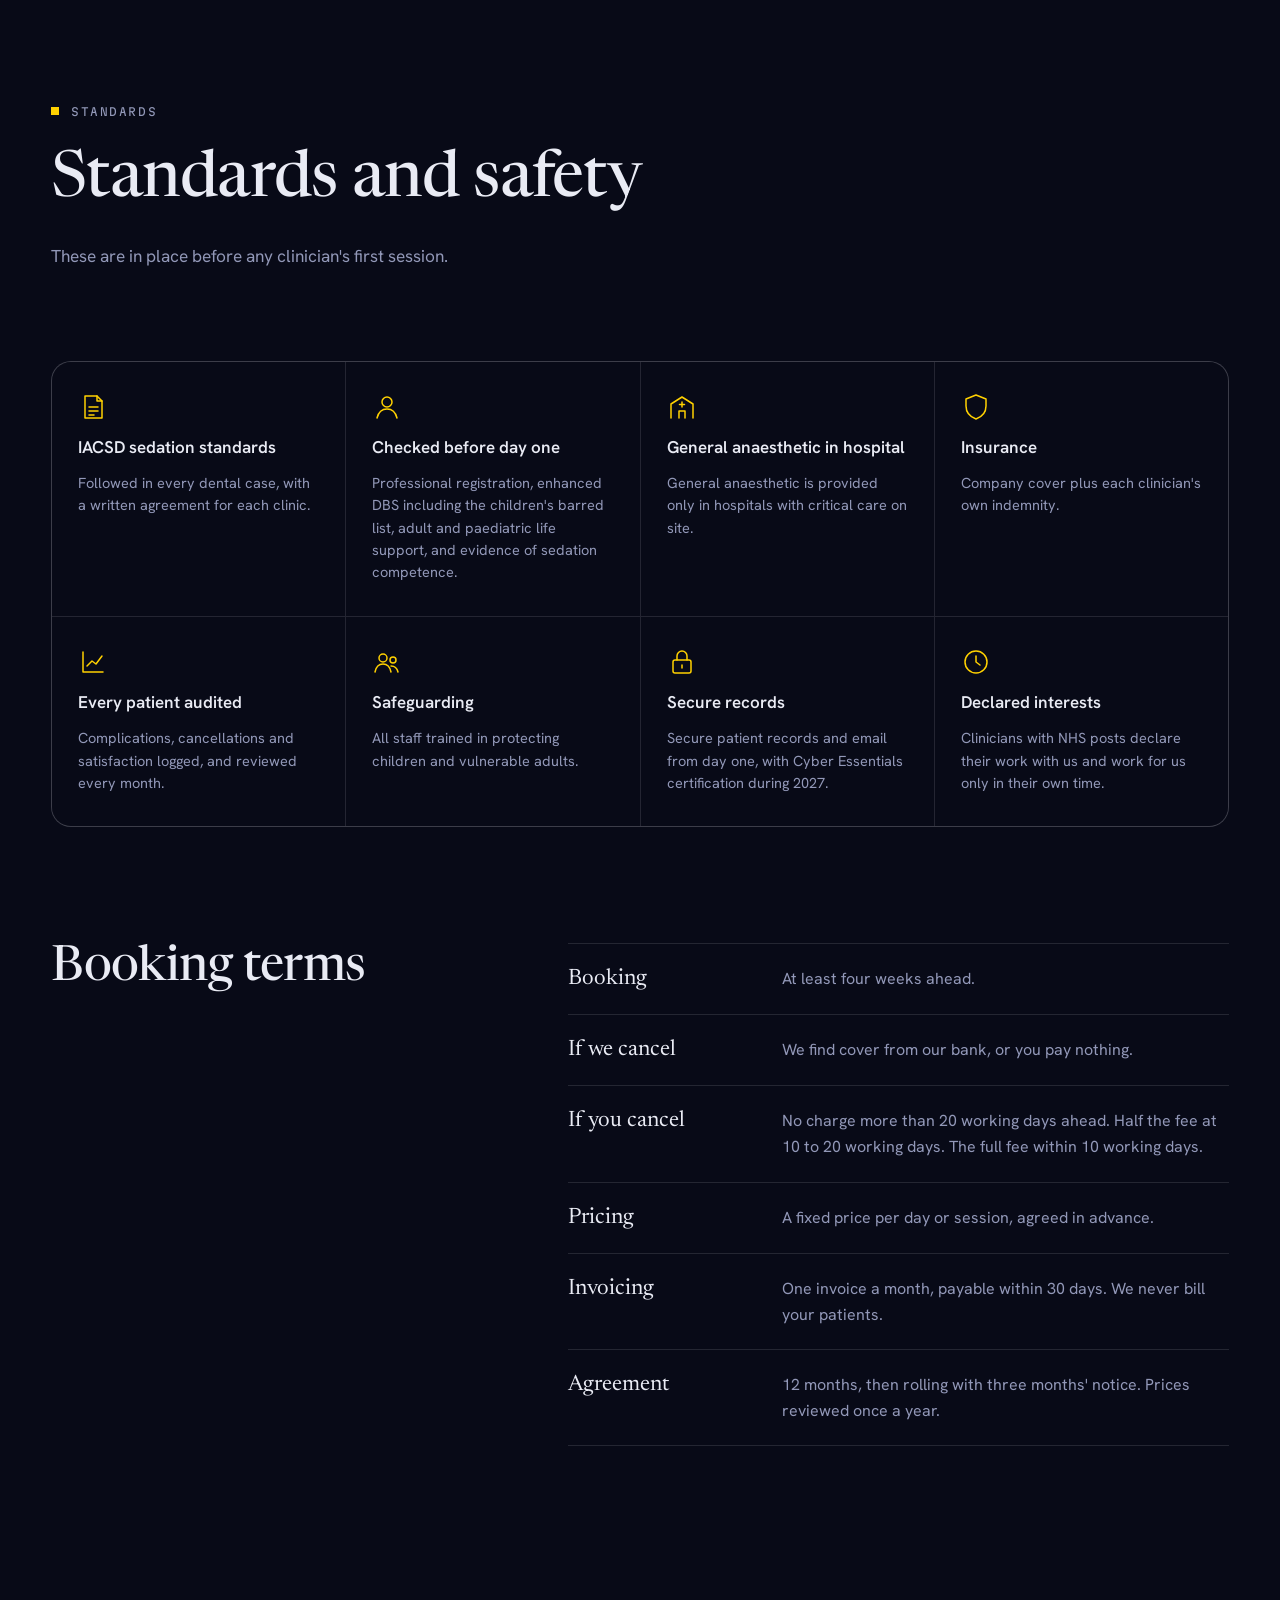
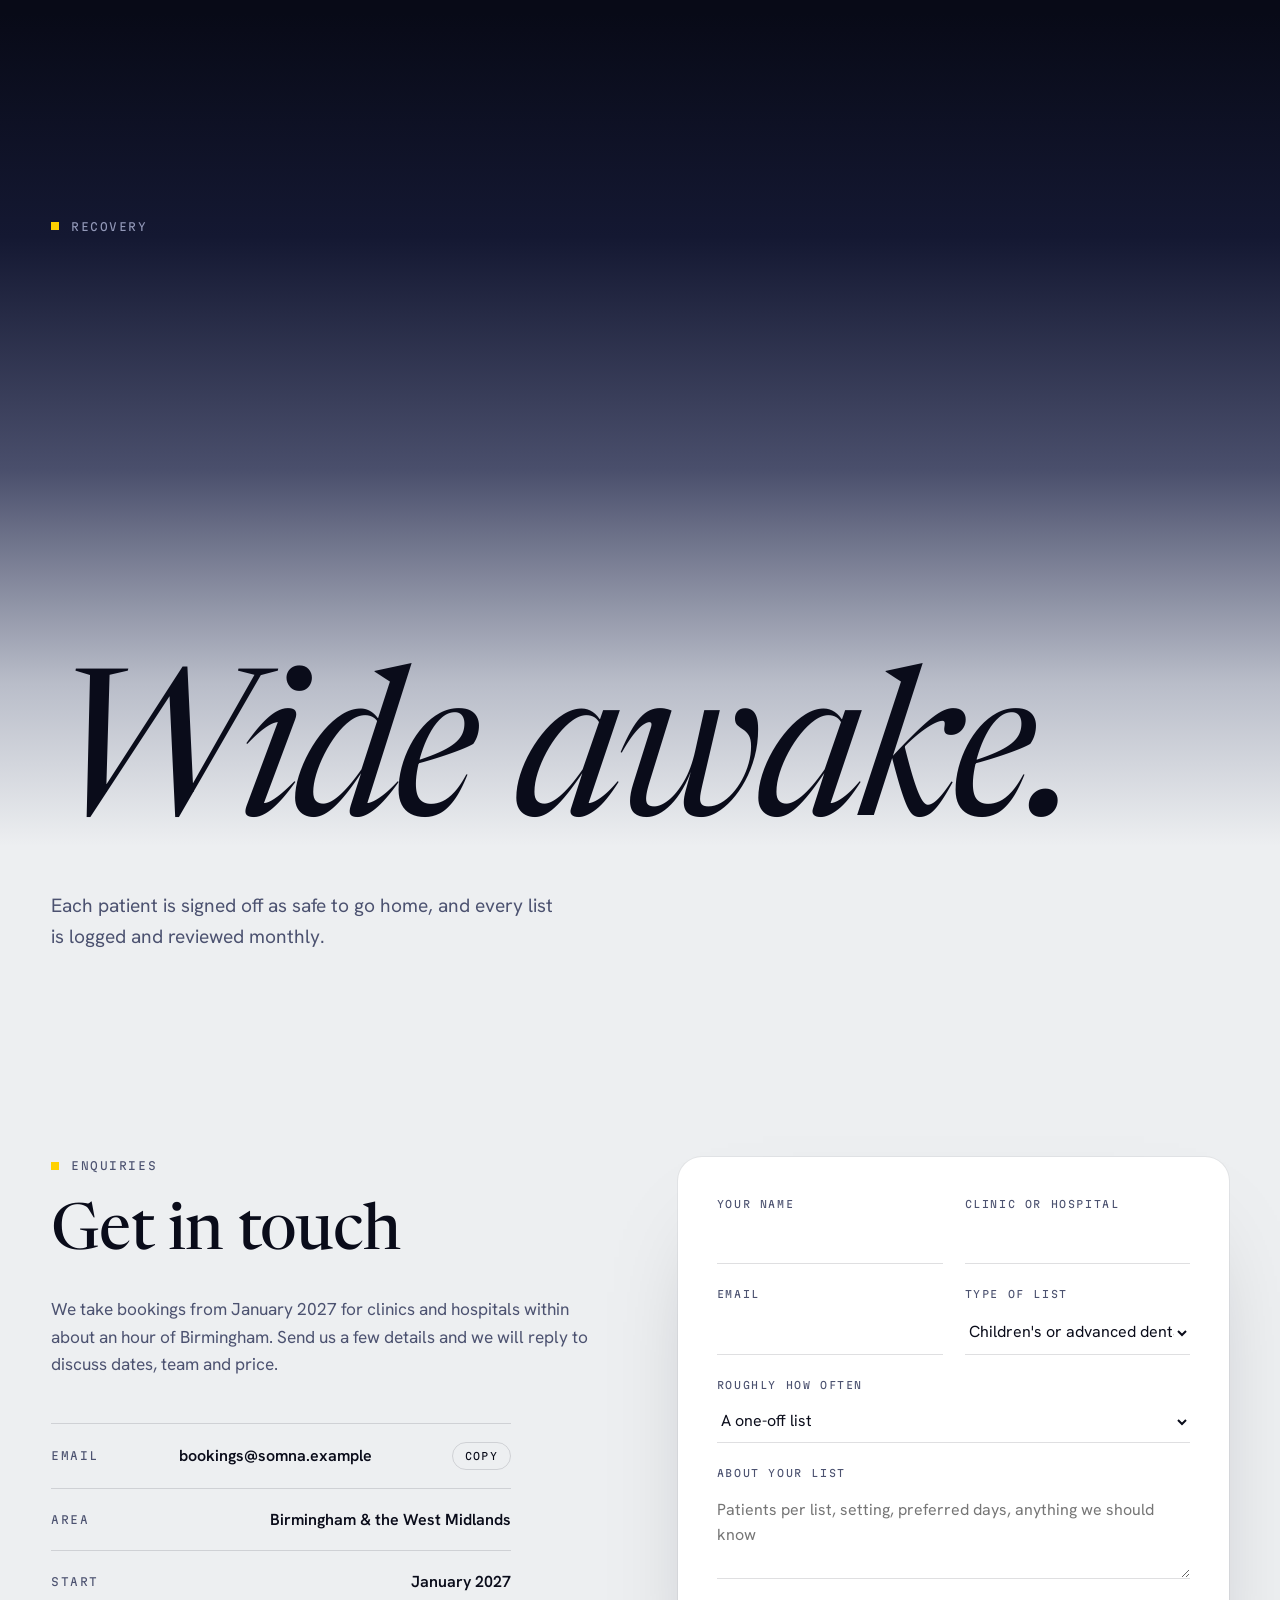
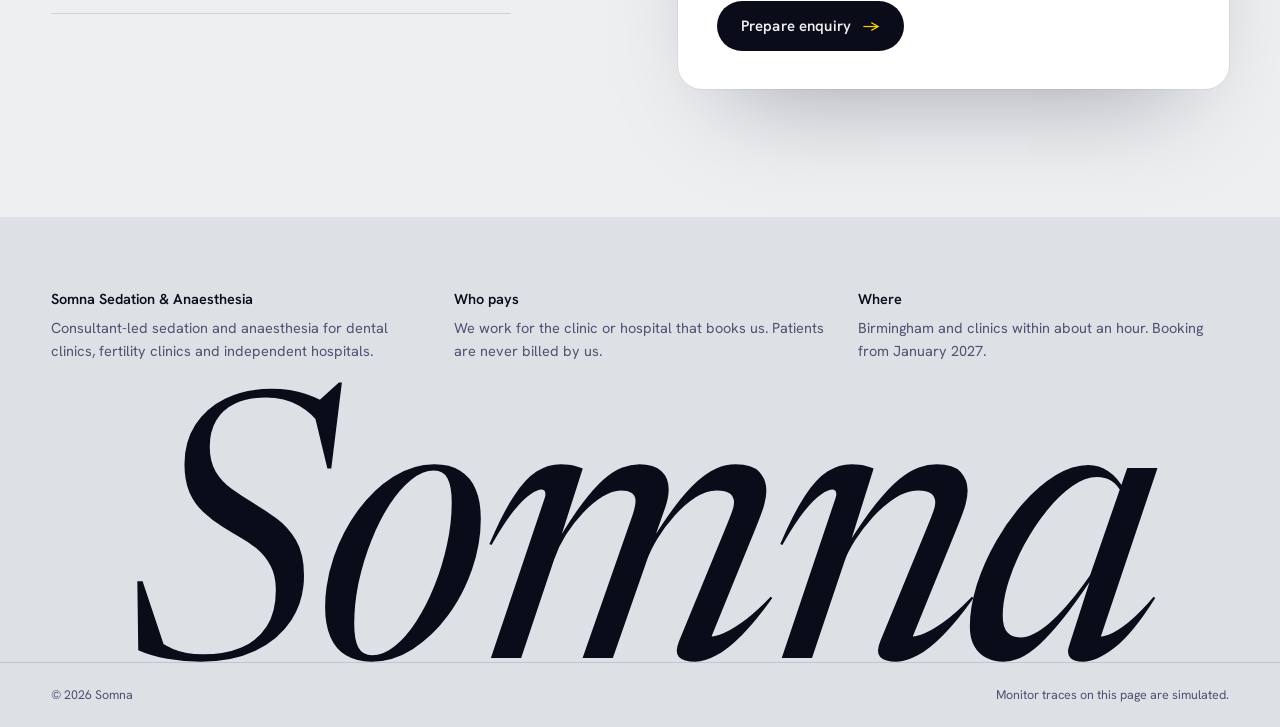
<file: somna/index.html>
<!DOCTYPE html>
<html lang="en-GB">
<head>
<meta charset="UTF-8">
<meta name="viewport" content="width=device-width, initial-scale=1.0, viewport-fit=cover">
<meta name="description" content="Consultant-led sedation and anaesthesia for dental clinics, fertility clinics and independent hospitals across Birmingham and the West Midlands. Booking from January 2027.">
</head>
<body>
<title>Somna Sedation &amp; Anaesthesia</title>
<meta name="claude:viewport-fit-sides" content="cover">
<link rel="preconnect" href="https://fonts.googleapis.com">
<link rel="preconnect" href="https://fonts.gstatic.com" crossorigin>
<link rel="stylesheet" href="https://fonts.googleapis.com/css2?family=Newsreader:ital,opsz,wght@0,6..72,300..800;1,6..72,300..800&family=Hanken+Grotesk:wght@300..800&family=Martian+Mono:wght@300..600&display=swap">
<style>
/* Layout: the page is one anaesthetic. Induction (propofol milk → theatre ink), maintenance (ink), emergence (ink → milk). */
:root{
  color-scheme: light;
  --milk:#EDEFF1;
  --milk-2:#DDE1E6;
  --ink:#080A17;
  --ink-2:#0D1022;
  --ink-3:#161A34;
  --on-ink:#E9EBF4;
  --on-ink-2:#9298B8;
  --on-milk:#0A0C1A;
  --on-milk-2:#4C5270;
  --hair-ink:rgba(233,235,244,.12);
  --hair-milk:rgba(10,12,26,.13);
  --y:#FFD100;
  --o:#FF8A1E;
  --b:#86CCEB;
  --ecg:#4BEA9C;
  --spo2:#5CD3FF;
  --co2:#FFD100;
  --display:"Newsreader","Iowan Old Style",Georgia,serif;
  --sans:"Hanken Grotesk",system-ui,-apple-system,"Segoe UI",Roboto,Arial,sans-serif;
  --mono:"Martian Mono",ui-monospace,"SF Mono",Menlo,Consolas,monospace;
  --gut:clamp(16px,4vw,56px);
  --ease:cubic-bezier(.16,1,.3,1);
}
*,*::before,*::after{box-sizing:border-box}
html{background:var(--ink)}
body{margin:0;background:var(--ink);color:var(--on-ink);font-family:var(--sans);font-size:17px;line-height:1.6;-webkit-font-smoothing:antialiased;overflow-x:hidden}
h1,h2,h3,p{margin:0}
h1,h2{font-family:var(--display);font-weight:450;font-variation-settings:"opsz" 72;letter-spacing:-.012em;line-height:1.05;text-wrap:balance}
h1 em,h2 em{font-style:italic;font-weight:400;color:inherit}
a{color:inherit}
:focus-visible{outline:2px solid var(--y);outline-offset:3px;border-radius:3px}
.wrap{max-width:1320px;margin:0 auto;padding-left:max(var(--gut),env(safe-area-inset-left,0px));padding-right:max(var(--gut),env(safe-area-inset-right,0px))}
.mono{font-family:var(--mono);font-size:11px;letter-spacing:.14em;text-transform:uppercase;font-weight:400}
.eyebrow{display:flex;align-items:center;gap:12px;color:var(--on-ink-2)}
.eyebrow::before{content:"";width:8px;height:8px;background:var(--y);flex:none}
.lede{font-size:clamp(17px,1.35vw,20px);line-height:1.6;color:var(--on-ink-2);max-width:56ch}

/* buttons */
.btn{display:inline-flex;align-items:center;gap:12px;font-family:var(--sans);font-weight:600;font-size:15px;letter-spacing:.01em;text-decoration:none;border:0;cursor:pointer;padding:15px 24px;border-radius:999px;transition:transform .4s var(--ease),background .3s,color .3s,box-shadow .4s}
.btn-y{background:var(--y);color:var(--ink);box-shadow:0 10px 40px -10px rgba(255,209,0,.55)}
.btn-y:hover{transform:translateY(-2px);box-shadow:0 18px 50px -12px rgba(255,209,0,.7)}
.btn-line{background:transparent;color:currentColor;box-shadow:inset 0 0 0 1.5px currentColor}
.btn-line:hover{transform:translateY(-2px)}
.btn .arr{display:inline-block;transition:transform .4s var(--ease)}
.btn:hover .arr{transform:translateX(4px)}

/* split text */
.split .w{display:inline-block;overflow:hidden;vertical-align:top;padding:0 .08em .1em 0;margin:0 -.08em -.1em 0}
.js .split .wi{display:inline-block;transform:translateY(108%);transition:transform 1.1s var(--ease);transition-delay:calc(var(--i,0)*45ms)}
.js .split.on .wi{transform:none}
.js .rv{opacity:0;transform:translateY(28px);transition:opacity 1s var(--ease),transform 1s var(--ease);transition-delay:var(--dl,0s)}
.js .rv.on{opacity:1;transform:none}

/* ---------- nav ---------- */
.nav{position:fixed;top:env(safe-area-inset-top,0px);left:0;right:0;z-index:60;padding:16px max(var(--gut),env(safe-area-inset-right,0px)) 16px max(var(--gut),env(safe-area-inset-left,0px));display:flex;align-items:center;gap:36px;color:var(--nav-fg);--nav-fg:var(--on-milk);transition:color .5s}
.nav[data-tone="dark"]{--nav-fg:var(--on-ink)}
body::before{content:"";position:fixed;inset:0 0 auto;height:env(safe-area-inset-top,0px);z-index:61;background:var(--ink)}
.logo{display:flex;align-items:baseline;gap:12px;text-decoration:none}
.logo-word{font-family:var(--display);font-style:italic;font-weight:450;font-size:30px;letter-spacing:-.02em;line-height:1}
.logo-tag{font-family:var(--mono);font-size:9.5px;letter-spacing:.18em;text-transform:uppercase;opacity:.7}
.nav-links{display:flex;gap:28px;margin-left:auto}
.nav-links a{font-size:14px;font-weight:500;text-decoration:none;opacity:.78;transition:opacity .2s}
.nav-links a:hover{opacity:1}
.nav-cta{padding:11px 20px;font-size:14px}

/* ---------- induction (hero) ---------- */
.induction{position:relative;height:460vh;background:var(--milk)}
.stage{position:sticky;top:0;height:100vh;height:100svh;overflow:hidden;--d:0;--fg:var(--on-milk);--fg-2:var(--on-milk-2);color:var(--fg);background:color-mix(in srgb,var(--ink) calc(var(--d)*100%),var(--milk))}
.stage[data-tone="dark"]{--fg:var(--on-ink);--fg-2:var(--on-ink-2)}
#emulsion{position:absolute;inset:0;width:100%;height:100%;display:block}
.grain{position:absolute;inset:-60px;pointer-events:none;opacity:.07;background-image:url("data:image/svg+xml;utf8,<svg xmlns='http://www.w3.org/2000/svg' width='180' height='180'><filter id='n'><feTurbulence type='fractalNoise' baseFrequency='.85' numOctaves='2' stitchTiles='stitch'/><feColorMatrix values='0 0 0 0 0  0 0 0 0 0  0 0 0 0 0  0 0 0 .6 0'/></filter><rect width='100%' height='100%' filter='url(%23n)'/></svg>");animation:grain 1.2s steps(5) infinite}
@keyframes grain{0%{transform:translate(0,0)}20%{transform:translate(-22px,14px)}40%{transform:translate(18px,-26px)}60%{transform:translate(-12px,-8px)}80%{transform:translate(26px,20px)}100%{transform:translate(0,0)}}

.num{position:absolute;right:-1vw;top:52%;transform:translateY(-50%);font-family:var(--display);font-weight:400;font-variation-settings:"opsz" 96;font-size:min(68vh,50vw);line-height:.8;letter-spacing:-.04em;color:var(--fg);pointer-events:none;user-select:none;will-change:filter,opacity,transform;transition:color .6s}
.num-intro{display:block;transition:opacity 2s var(--ease),filter 2.2s var(--ease),transform 2.6s var(--ease)}
.js:not(.ready) .num-intro{opacity:0;filter:blur(40px);transform:scale(1.08)}
.num-breath{display:block;animation:breathe 5.2s ease-in-out infinite;transform-origin:60% 50%}
@keyframes breathe{0%,100%{transform:scale(1)}50%{transform:scale(1.018)}}
#numTxt{display:block}
#numTxt.in-up{animation:inUp .9s var(--ease)}
#numTxt.in-down{animation:inDown .9s var(--ease)}
@keyframes inUp{from{opacity:0;transform:translateY(7%);filter:blur(16px)}}
@keyframes inDown{from{opacity:0;transform:translateY(-7%);filter:blur(16px)}}

.hud{position:absolute;top:calc(env(safe-area-inset-top,0px) + 86px);left:max(var(--gut),env(safe-area-inset-left,0px));right:max(var(--gut),env(safe-area-inset-right,0px));display:flex;justify-content:space-between;align-items:center;gap:16px;color:var(--fg-2);z-index:3}
.hud-l{display:flex;align-items:center;gap:10px}
.hud-l::before{content:"";width:7px;height:7px;border-radius:50%;background:var(--y);box-shadow:0 0 0 0 rgba(255,209,0,.6);animation:ping 2.4s infinite}
@keyframes ping{0%{box-shadow:0 0 0 0 rgba(255,209,0,.6)}70%{box-shadow:0 0 0 10px rgba(255,209,0,0)}100%{box-shadow:0 0 0 0 rgba(255,209,0,0)}}
.hud-r{display:flex;align-items:center;gap:18px}
.ticks{display:flex;gap:3px}
.ticks i{width:4px;height:12px;background:currentColor;opacity:.22;transition:opacity .3s,background .3s}
.ticks i.on{opacity:1;background:var(--y)}

.copy{position:absolute;left:max(var(--gut),env(safe-area-inset-left,0px));bottom:clamp(150px,21vh,230px);max-width:min(680px,88vw);z-index:4}
.chip{display:inline-flex;align-items:center;gap:10px;padding:8px 14px;border-radius:999px;background:rgba(10,12,26,.06);margin-bottom:28px;color:var(--on-milk)}
.chip b{width:6px;height:6px;border-radius:50%;background:#1DB66E;display:block}
.copy h1{font-size:clamp(50px,7.4vw,120px)}
.copy .lede{color:var(--on-milk-2);margin-top:26px;max-width:46ch}
.copy-cta{display:flex;flex-wrap:wrap;gap:12px;margin-top:34px}

.cap{position:absolute;left:max(var(--gut),env(safe-area-inset-left,0px));bottom:clamp(150px,21vh,230px);max-width:min(600px,84vw);opacity:0;z-index:4;pointer-events:none}
.cap .mono{color:var(--fg-2);display:flex;align-items:center;gap:12px;margin-bottom:20px}
.cap .mono::before{content:"";width:28px;height:1px;background:currentColor}
.cap p:not(.mono){font-family:var(--display);font-variation-settings:"opsz" 72;font-weight:400;font-size:clamp(28px,3.2vw,48px);line-height:1.15;letter-spacing:-.015em;text-wrap:balance}

.capno{position:absolute;left:0;right:0;bottom:0;height:120px;z-index:3;border-top:1px solid color-mix(in srgb,var(--fg) 14%,transparent)}
#capnoCv{position:absolute;inset:0;width:100%;height:100%}
.capno-l,.capno-r{position:absolute;top:14px;color:var(--fg-2)}
.capno-l{left:max(var(--gut),env(safe-area-inset-left,0px))}
.capno-r{right:max(var(--gut),env(safe-area-inset-right,0px));font-variant-numeric:tabular-nums}
.skip{position:absolute;right:max(var(--gut),env(safe-area-inset-right,0px));bottom:138px;z-index:5;color:var(--fg-2);text-decoration:none;display:flex;align-items:center;gap:10px}
.skip:hover{color:var(--fg)}

.zero{position:absolute;inset:0;display:grid;place-items:center;text-align:center;opacity:0;visibility:hidden;z-index:5;padding:0 max(var(--gut),env(safe-area-inset-right,0px)) 0 max(var(--gut),env(safe-area-inset-left,0px));color:var(--on-ink)}
.zero-in{display:flex;flex-direction:column;align-items:center;gap:22px}
.zero .mono{color:var(--y)}
.zero-word{margin-bottom:.06em;font-family:var(--display);font-style:italic;font-weight:400;font-variation-settings:"opsz" 96;font-size:clamp(60px,10vw,170px);line-height:1;letter-spacing:-.025em;will-change:filter}
.zero-sub{max-width:44ch;color:var(--on-ink-2);font-size:clamp(17px,1.4vw,20px)}
.zero-t{color:var(--on-ink-2);font-variant-numeric:tabular-nums}


/* ---------- sections ---------- */
.sec{position:relative;padding-block:clamp(100px,13vw,190px)}
.sec-head{display:grid;gap:28px;max-width:980px;margin-bottom:clamp(56px,7vw,96px)}
.sec-head h2{font-size:clamp(40px,5vw,80px)}

/* team / comparison */
.team{background:var(--ink)}
.team-grid{display:grid;grid-template-columns:1fr 1.05fr;gap:clamp(48px,6vw,110px);align-items:start}
.team-grid > *{min-width:0}
.team h2{font-size:clamp(40px,4.6vw,72px)}
.team .lede{margin-top:30px}
.founders{margin-top:40px;padding-top:28px;border-top:1px solid var(--hair-ink);display:grid;grid-template-columns:auto 1fr;gap:18px;align-items:start;color:var(--on-ink-2);font-size:15.5px;max-width:52ch}
.founders .dots{display:flex;gap:6px;margin-top:6px}
.founders .dots i{width:10px;height:10px;border-radius:50%;border:1.5px solid var(--y)}
.founders .dots i:first-child{background:var(--y)}

.incl{margin:0;border:1px solid var(--hair-ink);border-radius:22px;padding:8px 26px 10px;background:rgba(255,255,255,.025)}
.incl-h{color:var(--on-ink-2);padding:18px 0 14px}
.incl > div{display:grid;grid-template-columns:120px 1fr;gap:20px;padding:18px 0;border-top:1px solid var(--hair-ink)}
.incl dt{font-family:var(--mono);font-size:10.5px;letter-spacing:.12em;text-transform:uppercase;color:var(--on-ink-2);padding-top:4px}
.incl dd{margin:0;font-size:16px;line-height:1.5;color:var(--on-ink)}
@media (max-width:560px){.incl > div{grid-template-columns:1fr;gap:4px}}
/* services: syringe labels */
.services{background:var(--ink-2)}
.services::before{content:"";position:absolute;inset:0;background:radial-gradient(900px 500px at 85% 10%,rgba(134,204,235,.07),transparent 60%),radial-gradient(800px 500px at 10% 90%,rgba(255,138,30,.06),transparent 60%);pointer-events:none}
.services .wrap{position:relative}
.iso{color:var(--on-ink-2);display:flex;align-items:center;gap:10px}
.iso b{display:flex;gap:3px}
.iso b i{width:14px;height:8px;display:block}
.labels{display:grid;grid-template-columns:repeat(3,1fr);gap:clamp(18px,2vw,28px);perspective:1400px}
.label{position:relative;border-radius:16px;overflow:hidden;background:#F6F6F2;color:var(--on-milk);transform-style:preserve-3d;transform:rotateX(var(--rx,0deg)) rotateY(var(--ry,0deg));transition:transform .6s var(--ease),box-shadow .6s var(--ease);box-shadow:0 40px 80px -40px rgba(0,0,0,.8),0 2px 0 rgba(255,255,255,.4) inset;display:flex;flex-direction:column;min-width:0}
.label:hover{box-shadow:0 60px 100px -40px rgba(0,0,0,.9)}
.label-band{background:var(--lc);padding:22px 24px 26px;position:relative;min-height:200px;display:flex;flex-direction:column;justify-content:space-between;gap:28px}
.label-band::after{content:"";position:absolute;right:20px;top:22px;width:46px;height:46px;border-radius:50%;border:2px solid rgba(10,12,26,.8);background:radial-gradient(circle,rgba(10,12,26,.8) 0 5px,transparent 6px)}
.label-class{font-family:var(--mono);font-size:10.5px;letter-spacing:.16em;text-transform:uppercase;font-weight:500;opacity:.8}
.label-name{font-family:var(--sans);font-weight:800;text-transform:uppercase;font-size:clamp(23px,2vw,30px);line-height:1;letter-spacing:-.015em;max-width:12ch}
.label-body{padding:22px 24px 24px;display:flex;flex-direction:column;gap:20px;flex:1}
.label-desc{font-size:15.5px;line-height:1.55;color:#2E3350}
.label-fields{margin:0;display:grid;gap:0}
.label-fields > div{display:grid;grid-template-columns:86px 1fr;gap:14px;padding:11px 0;border-top:1px dashed rgba(10,12,26,.22)}
.label-fields dt{font-family:var(--mono);font-size:9.5px;letter-spacing:.14em;text-transform:uppercase;color:#6B7090;padding-top:3px}
.label-fields dd{margin:0;font-size:14.5px;line-height:1.45;font-weight:500}
.label-foot{margin-top:auto;font-family:var(--mono);font-size:10px;letter-spacing:.08em;color:#6B7090;padding-top:14px;border-top:2px solid var(--on-milk)}
.label-glare{position:absolute;inset:0;pointer-events:none;background:radial-gradient(520px circle at var(--gx,50%) var(--gy,0%),rgba(255,255,255,.45),transparent 42%);mix-blend-mode:soft-light;opacity:0;transition:opacity .4s}
.label:hover .label-glare{opacity:1}
.svc-foot{display:grid;grid-template-columns:1fr 1fr;gap:clamp(18px,2vw,28px);margin-top:clamp(18px,2vw,28px)}
.svc-foot > *{min-width:0}
.contra{border:1.5px dashed rgba(233,235,244,.25);border-radius:16px;padding:28px}
.contra h3{font-family:var(--display);font-weight:450;font-size:30px;letter-spacing:-.01em;margin:10px 0 18px}
.contra ul{list-style:none;margin:0;padding:0;display:grid;gap:14px}
.contra li{display:grid;grid-template-columns:22px 1fr;gap:12px;font-size:15px;color:var(--on-ink-2)}
.contra li b{color:var(--on-ink);font-weight:600}
.contra li::before{content:"×";color:var(--o);font-family:var(--mono);font-size:16px;line-height:1.4}
.extras{border-radius:16px;padding:28px;background:rgba(255,255,255,.03);border:1px solid var(--hair-ink)}
.extras h3{font-family:var(--display);font-weight:450;font-size:30px;letter-spacing:-.01em;margin:10px 0 18px}
.chips{display:flex;flex-wrap:wrap;gap:10px}
.chips span{padding:10px 16px;border-radius:999px;border:1px solid var(--hair-ink);font-size:14.5px;color:var(--on-ink)}

/* monitoring */
.monitoring{background:var(--ink);overflow:hidden}
.mon-grid{display:grid;grid-template-columns:1.2fr .8fr;gap:clamp(40px,5vw,90px);align-items:center}
.mon-grid > *{min-width:0}
.device{position:relative;border-radius:30px;padding:18px 18px 54px;background:linear-gradient(155deg,#2C3050 0%,#171A30 45%,#0C0E1E 100%);box-shadow:0 80px 140px -50px rgba(0,0,0,.95),0 0 0 1px rgba(255,255,255,.05),inset 0 1px 0 rgba(255,255,255,.14),inset 0 -3px 0 rgba(0,0,0,.45)}
.device::before{content:"";position:absolute;inset:-60px -40px;z-index:-1;background:radial-gradient(closest-side,rgba(92,211,255,.12),transparent);filter:blur(20px)}
.screen{position:relative;border-radius:14px;overflow:hidden;background:#04050C;box-shadow:inset 0 0 0 2px #000,inset 0 0 50px rgba(0,0,0,.9)}
.screen canvas{display:block;width:100%;height:auto}
.screen::after{content:"";position:absolute;inset:0;pointer-events:none;background:linear-gradient(118deg,rgba(255,255,255,.09) 0%,rgba(255,255,255,0) 30%),repeating-linear-gradient(0deg,rgba(255,255,255,.018) 0 1px,transparent 1px 3px)}
.dev-foot{position:absolute;left:28px;right:28px;bottom:16px;display:flex;align-items:center;gap:12px}
.dev-foot .key{width:34px;height:16px;border-radius:5px;background:linear-gradient(180deg,#2A2E4A,#191C33);box-shadow:inset 0 1px 0 rgba(255,255,255,.12),0 1px 2px rgba(0,0,0,.6)}
.dev-foot .knob{margin-left:auto;width:26px;height:26px;border-radius:50%;background:radial-gradient(circle at 35% 30%,#4A5078,#1A1D33 70%);box-shadow:0 2px 4px rgba(0,0,0,.7),inset 0 1px 0 rgba(255,255,255,.15)}
.dev-foot .led{width:7px;height:7px;border-radius:50%;background:#4BEA9C;box-shadow:0 0 10px #4BEA9C}
.dev-foot .mono{font-size:9px;color:#5E6488;letter-spacing:.2em}
.params{list-style:none;margin:36px 0 0;padding:0;display:grid;gap:0}
.params li{display:grid;grid-template-columns:44px 1fr;gap:18px;padding:18px 0;border-top:1px solid var(--hair-ink);align-items:start}
.params li:last-child{border-bottom:1px solid var(--hair-ink)}
.params .sw{height:20px;display:block;margin-top:3px}
.params b{display:block;font-weight:600;font-size:16px}
.params span{display:block;color:var(--on-ink-2);font-size:14.5px;margin-top:2px}
.params li.key b{color:var(--co2)}

/* day: syringe timeline */
.day{background:var(--ink-2)}
.day-grid{display:grid;grid-template-columns:minmax(220px,340px) 1fr;gap:clamp(40px,6vw,120px)}
.day-grid > *{min-width:0}
.syr-col{position:relative}
.syr-sticky{position:sticky;top:calc(env(safe-area-inset-top,0px) + 12vh);height:76vh;display:flex;flex-direction:column;align-items:center;gap:16px}
#syr{height:100%;width:auto;max-width:100%;overflow:visible;filter:drop-shadow(0 40px 60px rgba(0,0,0,.6))}
.syr-read{color:var(--on-ink-2);text-align:center;font-variant-numeric:tabular-nums}
.syr-read b{color:var(--y);font-weight:500}
.steps{display:grid}
.step{min-height:62vh;display:flex;flex-direction:column;justify-content:center;gap:18px;padding-block:24px;opacity:.28;transition:opacity .6s var(--ease)}
.step.on{opacity:1}
.step .mono{color:var(--on-ink-2)}
.step h3{font-family:var(--display);font-weight:450;font-variation-settings:"opsz" 72;font-size:clamp(38px,4.2vw,64px);line-height:1.05;letter-spacing:-.012em}
.step p{font-size:clamp(17px,1.3vw,19px);color:var(--on-ink-2);max-width:48ch;line-height:1.6}
.step p b{color:var(--on-ink);font-weight:600}

/* standards */
.standards{background:var(--ink)}
.std-grid{display:grid;grid-template-columns:repeat(4,1fr);gap:1px;background:var(--hair-ink);border:1px solid var(--hair-ink);border-radius:20px;overflow:hidden}
.std{background:var(--ink);padding:30px 26px 32px;display:flex;flex-direction:column;gap:14px;min-width:0;transition:background .4s}
.std:hover{background:#0F1228}
.std svg{width:30px;height:30px;stroke:var(--y);fill:none;stroke-width:1.5;stroke-linecap:round;stroke-linejoin:round}
.std b{font-size:17px;font-weight:600;line-height:1.3}
.std span{font-size:14.5px;color:var(--on-ink-2);line-height:1.55}
.terms{margin-top:clamp(80px,9vw,130px);display:grid;grid-template-columns:.8fr 1.2fr;gap:clamp(40px,6vw,100px);align-items:start}
.terms > *{min-width:0}
.terms h3{font-family:var(--display);font-weight:450;font-variation-settings:"opsz" 72;font-size:clamp(36px,3.8vw,58px);line-height:1.05;letter-spacing:-.012em;text-wrap:balance}
.terms h3 em{font-style:italic;font-weight:400}
.terms dl{margin:0;display:grid}
.terms dl > div{display:grid;grid-template-columns:minmax(120px,190px) 1fr;gap:24px;padding:22px 0;border-top:1px solid var(--hair-ink)}
.terms dl > div:last-child{border-bottom:1px solid var(--hair-ink)}
.terms dt{font-family:var(--display);font-size:22px;line-height:1.2;font-variation-settings:"opsz" 36}
.terms dd{margin:0;color:var(--on-ink-2);font-size:16px}

/* emergence */
.emerge{background:linear-gradient(180deg,var(--ink) 0%,#141832 22%,#4A4F6C 45%,#B9BDC9 66%,var(--milk) 82%);padding-top:clamp(120px,16vw,220px);padding-bottom:clamp(40px,6vw,80px);overflow:hidden}
.emerge .eyebrow{color:var(--on-ink-2)}
.awake{font-family:var(--display);font-style:italic;font-weight:400;font-variation-settings:"opsz" 96;font-size:clamp(84px,16vw,260px);line-height:.95;letter-spacing:-.025em;color:var(--on-milk);margin-top:clamp(260px,34vw,520px);will-change:filter,letter-spacing}
.awake-sub{margin-top:26px;font-size:clamp(17px,1.5vw,21px);color:var(--on-milk-2);max-width:46ch}

/* book */
.book{background:var(--milk);color:var(--on-milk);padding-block:clamp(80px,10vw,150px)}
.book .eyebrow{color:var(--on-milk-2)}
.book-grid{display:grid;grid-template-columns:1fr 1fr;gap:clamp(40px,6vw,110px);align-items:start}
.book-grid > *{min-width:0}
.book h2{font-size:clamp(42px,5vw,80px);margin-top:26px}
.book .lede{color:var(--on-milk-2);margin-top:28px}
.contact{margin-top:44px;display:grid;gap:0;max-width:460px}
.contact > div{display:flex;justify-content:space-between;align-items:center;gap:16px;padding:18px 0;border-top:1px solid var(--hair-milk)}
.contact > div:last-child{border-bottom:1px solid var(--hair-milk)}
.contact .mono{color:var(--on-milk-2)}
.contact .val{font-weight:600;font-size:16px;user-select:all;overflow-wrap:anywhere}
.copybtn{font-family:var(--mono);font-size:10px;letter-spacing:.14em;text-transform:uppercase;background:transparent;border:1px solid var(--hair-milk);border-radius:999px;padding:7px 12px;cursor:pointer;color:var(--on-milk)}
.copybtn:hover{background:var(--on-milk);color:var(--milk)}
.form{background:#fff;border-radius:24px;padding:clamp(24px,3vw,40px);box-shadow:0 50px 100px -50px rgba(10,12,26,.35),0 0 0 1px rgba(10,12,26,.05);display:grid;gap:22px}
.field{display:grid;gap:8px}
.field label{font-family:var(--mono);font-size:10px;letter-spacing:.16em;text-transform:uppercase;color:var(--on-milk-2)}
.field input,.field select,.field textarea{font:inherit;font-size:16px;color:var(--on-milk);background:transparent;border:0;border-bottom:1.5px solid var(--hair-milk);padding:8px 0 10px;border-radius:0;outline:none;transition:border-color .3s;width:100%}
.field textarea{resize:vertical;min-height:90px}
.field input:focus,.field select:focus,.field textarea:focus{border-color:var(--on-milk)}
.row2{display:grid;grid-template-columns:1fr 1fr;gap:22px}
.row2 > *{min-width:0}
.form .btn{justify-self:start;background:var(--on-milk);color:var(--milk)}
.form .btn .arr{color:var(--y)}
.out{display:none;gap:14px;padding:20px;border-radius:14px;background:var(--milk);}
.out.show{display:grid}
.out p{font-size:15px;color:var(--on-milk-2)}
.out textarea{font-family:var(--mono);font-size:12px;line-height:1.6;border:0;background:#fff;border-radius:10px;padding:14px;min-height:150px;resize:vertical;color:var(--on-milk);width:100%}
.out .acts{display:flex;gap:10px;flex-wrap:wrap;align-items:center}

/* footer */
.foot{background:var(--milk-2);color:var(--on-milk);overflow:hidden;padding-top:70px}
.foot-grid{display:grid;grid-template-columns:repeat(3,1fr);gap:32px;font-size:14.5px;color:var(--on-milk-2)}
.foot-grid > *{min-width:0}
.foot-grid b{display:block;color:var(--on-milk);font-weight:600;margin-bottom:6px}
.foot-word{font-family:var(--display);font-style:italic;font-weight:400;font-variation-settings:"opsz" 72;font-size:29vw;line-height:.8;letter-spacing:-.03em;margin-top:60px;margin-bottom:-4.5vw;white-space:nowrap;text-align:center;color:var(--on-milk)}
.foot-base{display:flex;justify-content:space-between;gap:16px;flex-wrap:wrap;padding-block:22px;border-top:1px solid var(--hair-milk);font-size:12.5px;color:var(--on-milk-2);position:relative;background:var(--milk-2)}

/* responsive */
@media (max-width:1080px){
  .labels{grid-template-columns:1fr 1fr}
  .labels .label:last-child{grid-column:1 / -1}
  .std-grid{grid-template-columns:1fr 1fr}
  .nav-links{display:none}
  .nav-cta{margin-left:auto}
}
@media (max-width:860px){
  .team-grid,.mon-grid,.book-grid,.terms,.svc-foot{grid-template-columns:1fr}
  .day-grid{grid-template-columns:1fr}
  .syr-col{display:none}
  .step{min-height:auto;opacity:1;padding-block:30px;border-top:1px solid var(--hair-ink)}
  .labels{grid-template-columns:1fr}
  .foot-grid{grid-template-columns:1fr}
  .num{font-size:min(50vh,84vw);top:46%;right:-6vw;color:transparent;-webkit-text-stroke:1.2px color-mix(in srgb,var(--fg) 55%,transparent)}
  .capno-l{display:none}
  .hud-r .ticks{display:none}
}
@media (max-width:560px){
  .logo-tag{display:none}
  .row2{grid-template-columns:1fr}
  .terms dl > div{grid-template-columns:1fr;gap:6px}
  .label-fields > div{grid-template-columns:78px 1fr}
  .skip{display:none}
  .copy .lede{font-size:16px}
}
@media (prefers-reduced-motion:reduce){
  *,*::before,*::after{animation:none!important;transition-duration:.01s!important}
  .js .rv,.js .split .wi{opacity:1;transform:none}
}
</style>

<header class="nav" id="nav" data-tone="light">
  <a class="logo" href="#top" aria-label="Somna, back to top"><span class="logo-word">Somna</span><span class="logo-tag">Sedation &amp; Anaesthesia</span></a>
  <nav class="nav-links" aria-label="Sections">
    <a href="#team">About</a>
    <a href="#services">Services</a>
    <a href="#monitoring">Monitoring</a>
    <a href="#day">How it works</a>
    <a href="#standards">Standards</a>
  </nav>
  <a class="btn btn-y nav-cta" href="#book">Enquire</a>
</header>

<main id="top">

<!-- ===================== PHASE I · INDUCTION ===================== -->
<section class="induction" id="induction" data-tone="light" aria-label="Introduction">
  <div class="stage" id="stage">
    <canvas id="emulsion" aria-hidden="true"></canvas>
    <div class="grain" aria-hidden="true"></div>

    <div class="hud mono" aria-hidden="true">
      <span class="hud-l">Phase I · Induction</span>
      <span class="hud-r"><span id="hudT">T+ 00:00:00</span><span class="ticks" id="ticks"></span></span>
    </div>

    <div class="num" id="num" aria-hidden="true"><span class="num-intro"><span class="num-breath"><span id="numTxt">10</span></span></span></div>

    <div class="copy" id="copy">
      <p class="chip mono"><b></b>Now booking from January 2027</p>
      <h1 class="split" id="h1">Let's count down <em>together.</em></h1>
      <p class="lede">Consultant-led sedation and anaesthesia for dental clinics, fertility clinics and independent hospitals in Birmingham and the West Midlands.</p>
      <div class="copy-cta">
        <a class="btn btn-y" href="#book">Make an enquiry <span class="arr">→</span></a>
        <a class="btn btn-line" href="#services" data-skip>Our services</a>
      </div>
    </div>

    <div class="cap" data-a=".15" data-b=".29"><p class="mono">Nine</p><p>A consultant anaesthetist leads every list, with an ODP at their side.</p></div>
    <div class="cap" data-a=".29" data-b=".43"><p class="mono">Eight</p><p>Every patient's health questionnaire is reviewed a week before the day.</p></div>
    <div class="cap" data-a=".43" data-b=".57"><p class="mono">Seven</p><p>ECG, blood pressure, oxygen and capnography on every patient, every minute.</p></div>
    <div class="cap" data-a=".57" data-b=".69"><p class="mono">Six</p><p>Every patient is checked and signed off as safe to go home.</p></div>

    <div class="zero" id="zero">
      <div class="zero-in">
        <p class="mono">Sedation in progress</p>
        <p class="zero-word" id="zeroWord">Safely asleep.</p>
        <p class="zero-sub">From this point the anaesthetist and ODP monitor the patient continuously until they are ready to go home.</p>
      </div>
    </div>

    <a class="skip mono" href="#team" data-skip>Skip ↓</a>

    <div class="capno" aria-hidden="true">
      <canvas id="capnoCv"></canvas>
      <span class="capno-l mono">CO₂ · capnography</span>
      <span class="capno-r mono" id="capRead">EtCO₂ 4.8 kPa · RR 15</span>
    </div>
  </div>
</section>

<!-- ===================== PHASE II · MAINTENANCE ===================== -->
<section class="sec team" id="team" data-tone="dark" aria-label="Who we are">
  <div class="wrap team-grid">
    <div>
      <p class="eyebrow mono rv">About us</p>
      <h2 class="split" style="margin-top:28px">A sedation and anaesthesia team for each list</h2>
      <p class="lede rv">We provide a consultant anaesthetist and an operating department practitioner for a day or half-day session. We work under our own procedures, with our own monitoring and emergency equipment, and keep a bank of clinicians to cover absence.</p>
      <div class="founders rv">
        <span class="dots" aria-hidden="true"><i></i><i></i><i></i></span>
        <span>Founded by a consultant paediatric anaesthetist, a hospital dentist and a general dental practitioner.</span>
      </div>
    </div>
    <dl class="incl rv" aria-label="What a booking includes">
      <p class="incl-h mono">Each booking includes</p>
      <div><dt>Team</dt><dd>Consultant anaesthetist and operating department practitioner</dd></div>
      <div><dt>Cover</dt><dd>A replacement clinician if one is unavailable. If we cannot cover, there is no charge.</dd></div>
      <div><dt>Equipment</dt><dd>Portable monitoring and emergency kit where the site needs it, checked before the day</dd></div>
      <div><dt>Standards</dt><dd>A written agreement following national IACSD sedation standards</dd></div>
      <div><dt>Audit</dt><dd>Every patient logged and reviewed monthly</dd></div>
      <div><dt>Children</dt><dd>Clinical leadership from a consultant paediatric anaesthetist</dd></div>
    </dl>
  </div>
</section>

<section class="sec services" id="services" data-tone="dark" aria-label="Services">
  <div class="wrap">
    <div class="sec-head">
      <p class="eyebrow mono rv">Services</p>
      <h2 class="split">Three services</h2>
      <p class="lede rv">Each booking is a full day or half-day session with a consultant anaesthetist and an operating department practitioner (ODP).</p>
      <p class="iso mono rv"><b aria-hidden="true"><i style="background:var(--o)"></i><i style="background:var(--y)"></i><i style="background:var(--b)"></i></b>Colour-coded like the syringe labels in every UK theatre</p>
    </div>

    <div class="labels">
      <article class="label rv" style="--lc:var(--o)">
        <div class="label-band"><span class="label-class">Sedation · Dental</span><h3 class="label-name">Paediatric &amp; advanced dental sedation</h3></div>
        <div class="label-body">
          <p class="label-desc">Sedation for children and for adults who need more than standard dental sedation, given in line with national standards for dental sedation.</p>
          <dl class="label-fields">
            <div><dt>Setting</dt><dd>Dental clinics with children's or special-care lists</dd></div>
            <div><dt>Format</dt><dd>Full day, up to 5 patients</dd></div>
            <div><dt>Team</dt><dd>Consultant anaesthetist + ODP</dd></div>
            <div><dt>We bring</dt><dd>Monitoring and emergency kit, where you need it</dd></div>
          </dl>
          <p class="label-foot">Extra patients at a fixed per-patient rate</p>
        </div>
        <span class="label-glare"></span>
      </article>

      <article class="label rv" style="--lc:var(--y);--dl:.1s">
        <div class="label-band"><span class="label-class">Sedation · Fertility</span><h3 class="label-name">Fertility sedation</h3></div>
        <div class="label-body">
          <p class="label-desc">Sedation for egg collection, provided as half-day morning sessions.</p>
          <dl class="label-fields">
            <div><dt>Setting</dt><dd>Licensed fertility clinics</dd></div>
            <div><dt>Format</dt><dd>Half-day morning session</dd></div>
            <div><dt>Team</dt><dd>Consultant anaesthetist + ODP</dd></div>
            <div><dt>Drugs</dt><dd>From your stock, or supplied by us at cost</dd></div>
          </dl>
          <p class="label-foot">Session length up to four hours</p>
        </div>
        <span class="label-glare"></span>
      </article>

      <article class="label rv" style="--lc:var(--b);--dl:.2s">
        <div class="label-band"><span class="label-class">Anaesthesia · General</span><h3 class="label-name">Private general anaesthetic lists</h3></div>
        <div class="label-body">
          <p class="label-desc">Anaesthesia for private operating lists in independent hospitals. The hospital provides the theatre, anaesthetic machine, drugs and recovery staff.</p>
          <dl class="label-fields">
            <div><dt>Setting</dt><dd>Independent hospitals with critical care</dd></div>
            <div><dt>Format</dt><dd>Full-day list</dd></div>
            <div><dt>Team</dt><dd>Consultant anaesthetist + ODP, and a second anaesthetist where required</dd></div>
            <div><dt>Also for</dt><dd>Insourcing partners who need anaesthesia-only lists</dd></div>
          </dl>
          <p class="label-foot">Provided only in hospitals with critical care</p>
        </div>
        <span class="label-glare"></span>
      </article>
    </div>

    <div class="svc-foot">
      <div class="contra rv">
        <p class="mono" style="color:var(--on-ink-2)">Scope</p>
        <h3>What we don't provide</h3>
        <ul>
          <li><span><b>Routine adult dental sedation</b>, which sedation-trained dentists usually provide themselves.</span></li>
          <li><span><b>Individual staff to work under another provider's procedures.</b></span></li>
          <li><span><b>General anaesthetic outside hospitals with critical care.</b></span></li>
        </ul>
      </div>
      <div class="extras rv" style="--dl:.1s">
        <p class="mono" style="color:var(--on-ink-2)">Optional</p>
        <h3>Also available</h3>
        <div class="chips">
          <span>Recovery nurse, on request</span>
          <span>Additional dental patients</span>
          <span>Children's scan sedation, where your equipment allows</span>
          <span>Sedation compliance pack for clinics</span>
        </div>
      </div>
    </div>
  </div>
</section>

<section class="sec monitoring" id="monitoring" data-tone="dark" aria-label="Monitoring">
  <div class="wrap mon-grid">
    <figure class="device rv" style="margin:0" aria-label="Simulated patient monitor showing ECG, oxygen saturation, blood pressure and capnography">
      <div class="screen"><canvas id="monCv" width="1200" height="720"></canvas></div>
      <div class="dev-foot" aria-hidden="true"><span class="led"></span><span class="key"></span><span class="key"></span><span class="key"></span><span class="key"></span><span class="mono">Simulated display</span><span class="knob"></span></div>
    </figure>
    <div>
      <p class="eyebrow mono rv">Monitoring</p>
      <h2 class="split" style="margin-top:26px;font-size:clamp(38px,4.2vw,64px)">Continuous monitoring for every patient</h2>
      <p class="lede rv" style="margin-top:28px">Each patient is monitored from the start of sedation until they are ready to leave. Where a clinic does not have full monitoring, we bring our own equipment and check it before the day.</p>
      <ul class="params rv">
        <li><svg class="sw" viewBox="0 0 44 20" aria-hidden="true"><path d="M0 12h12l3-2 3 2h3l2 4 3-15 3 13 2-2h13" fill="none" stroke="#4BEA9C" stroke-width="1.8" stroke-linejoin="round"/></svg><div><b>ECG</b><span>Heart rate and rhythm</span></div></li>
        <li><svg class="sw" viewBox="0 0 44 20" aria-hidden="true"><path d="M0 16c4 0 5-13 9-13s4 9 7 9 3-3 5-3 3 7 8 7c4 0 5-13 9-13s4 9 6 9" fill="none" stroke="#5CD3FF" stroke-width="1.8"/></svg><div><b>SpO₂</b><span>Oxygen saturation, beat by beat</span></div></li>
        <li><svg class="sw" viewBox="0 0 44 20" aria-hidden="true"><path d="M2 10h40M2 5h24M2 15h32" fill="none" stroke="#E9EBF4" stroke-width="1.8" stroke-linecap="round"/></svg><div><b>NIBP</b><span>Blood pressure, cycled automatically</span></div></li>
        <li class="key"><svg class="sw" viewBox="0 0 44 20" aria-hidden="true"><path d="M0 17h6l2-12h12l2 12h4l2-12h12l2 12h2" fill="none" stroke="#FFD100" stroke-width="1.8" stroke-linejoin="round"/></svg><div><b>Capnography</b><span>Breath-by-breath carbon dioxide, which shows changes in breathing early</span></div></li>
      </ul>
    </div>
  </div>
</section>

<section class="sec day" id="day" data-tone="dark" aria-label="A day with us">
  <div class="wrap">
    <div class="sec-head">
      <p class="eyebrow mono rv">How it works</p>
      <h2 class="split">From booking to invoice</h2>
    </div>
    <div class="day-grid">
      <div class="syr-col" aria-hidden="true">
        <div class="syr-sticky">
          <svg id="syr" viewBox="0 0 200 1080">
            <defs>
              <linearGradient id="gGlass" x1="0" x2="1"><stop offset="0" stop-color="#fff" stop-opacity=".2"/><stop offset=".25" stop-color="#fff" stop-opacity=".05"/><stop offset=".7" stop-color="#fff" stop-opacity=".03"/><stop offset="1" stop-color="#fff" stop-opacity=".18"/></linearGradient>
              <linearGradient id="gMilk" x1="0" x2="1"><stop offset="0" stop-color="#B9BDC8"/><stop offset=".38" stop-color="#F5F6F8"/><stop offset=".8" stop-color="#DADDE3"/><stop offset="1" stop-color="#AEB2BE"/></linearGradient>
              <linearGradient id="gRod" x1="0" x2="1"><stop offset="0" stop-color="#2E3352"/><stop offset=".5" stop-color="#666D92"/><stop offset="1" stop-color="#2E3352"/></linearGradient>
              <linearGradient id="gCap" x1="0" x2="1"><stop offset="0" stop-color="#C79E00"/><stop offset=".45" stop-color="#FFE14D"/><stop offset="1" stop-color="#B58F00"/></linearGradient>
            </defs>
            <rect id="sThumb" x="40" y="10" width="120" height="14" rx="5" fill="url(#gRod)"/>
            <rect id="sRod" x="90" y="24" width="20" height="446" fill="url(#gRod)"/>
            <rect x="60" y="462" width="80" height="460" rx="9" fill="#0B0D1C" fill-opacity=".55"/>
            <rect id="sLiq" x="63" y="504" width="74" height="414" fill="url(#gMilk)" opacity=".95"/>
            <g id="sStop" transform="translate(0,470)">
              <rect x="63" y="0" width="74" height="34" rx="4" fill="#15182A"/>
              <rect x="63" y="7" width="74" height="3" fill="#2C3152"/>
              <rect x="63" y="16" width="74" height="3" fill="#2C3152"/>
              <rect x="63" y="25" width="74" height="3" fill="#2C3152"/>
            </g>
            <g id="sGrad" style="mix-blend-mode:difference"></g>
            <rect x="60" y="462" width="80" height="460" rx="9" fill="url(#gGlass)" stroke="rgba(255,255,255,.4)" stroke-width="1.5"/>
            <rect x="122" y="600" width="14" height="230" rx="2" fill="#FFD100"/>
            <text x="129" y="715" transform="rotate(-90 129 715)" text-anchor="middle" font-family="Martian Mono, monospace" font-size="8.5" letter-spacing="2" fill="#080A17">SOMNA · ONE LIST</text>
            <rect x="67" y="470" width="5" height="444" rx="2.5" fill="#fff" opacity=".22"/>
            <rect x="26" y="452" width="148" height="12" rx="5" fill="url(#gRod)"/>
            <rect x="88" y="922" width="24" height="30" rx="3" fill="#fff" fill-opacity=".12" stroke="rgba(255,255,255,.4)"/>
            <rect x="84" y="950" width="32" height="96" rx="8" fill="url(#gCap)"/>
          </svg>
          <p class="syr-read mono" id="syrRead">Step <b>1</b> / 5</p>
        </div>
      </div>
      <div class="steps" id="steps">
        <div class="step on">
          <p class="mono">Step 1 of 5</p>
          <h3>Four weeks ahead</h3>
          <p>You book the day. We assign the team and confirm the site checklist: <b>equipment, oxygen, defibrillator and recovery area</b>.</p>
        </div>
        <div class="step">
          <p class="mono">Step 2 of 5</p>
          <h3>One week ahead</h3>
          <p>Our anaesthetist reviews <b>each patient's health questionnaire</b> and confirms whether the setting is suitable for them.</p>
        </div>
        <div class="step">
          <p class="mono">Step 3 of 5</p>
          <h3>On the day</h3>
          <p>Equipment and emergency drugs checked. <b>A safety checklist before every patient.</b> We sedate or anaesthetise, monitor throughout, and sign each patient off as safe to go home.</p>
        </div>
        <div class="step">
          <p class="mono">Step 4 of 5</p>
          <h3>Same day</h3>
          <p>Records are completed and <b>any incidents are reported</b>.</p>
        </div>
        <div class="step">
          <p class="mono">Step 5 of 5</p>
          <h3>Month end</h3>
          <p>One monthly invoice, and an updated <b>audit of every patient</b>, covering complications, cancellations and patient satisfaction.</p>
        </div>
      </div>
    </div>
  </div>
</section>

<section class="sec standards" id="standards" data-tone="dark" aria-label="Standards">
  <div class="wrap">
    <div class="sec-head">
      <p class="eyebrow mono rv">Standards</p>
      <h2 class="split">Standards and safety</h2>
      <p class="lede rv">These are in place before any clinician's first session.</p>
    </div>
    <div class="std-grid rv">
      <div class="std"><svg viewBox="0 0 30 30"><path d="M7 4h12l5 5v17H7z"/><path d="M19 4v5h5M11 15h9M11 19h9M11 23h5"/></svg><b>IACSD sedation standards</b><span>Followed in every dental case, with a written agreement for each clinic.</span></div>
      <div class="std"><svg viewBox="0 0 30 30"><circle cx="15" cy="10" r="5"/><path d="M5 26c1.5-6 5-9 10-9s8.5 3 10 9"/></svg><b>Checked before day one</b><span>Professional registration, enhanced DBS including the children's barred list, adult and paediatric life support, and evidence of sedation competence.</span></div>
      <div class="std"><svg viewBox="0 0 30 30"><path d="M4 26V12l11-7 11 7v14"/><path d="M12 26v-7h6v7M15 10v5M12.5 12.5h5"/></svg><b>General anaesthetic in hospital</b><span>General anaesthetic is provided only in hospitals with critical care on site.</span></div>
      <div class="std"><svg viewBox="0 0 30 30"><path d="M15 3l10 4v7c0 7-4.5 11-10 13C9.5 25 5 21 5 14V7z"/></svg><b>Insurance</b><span>Company cover plus each clinician's own indemnity.</span></div>
      <div class="std"><svg viewBox="0 0 30 30"><path d="M5 25V5M5 25h20"/><path d="M9 19l5-5 4 3 6-8"/></svg><b>Every patient audited</b><span>Complications, cancellations and satisfaction logged, and reviewed every month.</span></div>
      <div class="std"><svg viewBox="0 0 30 30"><circle cx="11" cy="11" r="4"/><circle cx="21" cy="13" r="3"/><path d="M3 25c1-5 4-8 8-8s7 3 8 8M19 19c3 0 6 2 7 6"/></svg><b>Safeguarding</b><span>All staff trained in protecting children and vulnerable adults.</span></div>
      <div class="std"><svg viewBox="0 0 30 30"><rect x="6" y="13" width="18" height="13" rx="2"/><path d="M10 13V9a5 5 0 0 1 10 0v4M15 18v3"/></svg><b>Secure records</b><span>Secure patient records and email from day one, with Cyber Essentials certification during 2027.</span></div>
      <div class="std"><svg viewBox="0 0 30 30"><circle cx="15" cy="15" r="11"/><path d="M15 9v6l4 3"/></svg><b>Declared interests</b><span>Clinicians with NHS posts declare their work with us and work for us only in their own time.</span></div>
    </div>

    <div class="terms">
      <h3 class="rv">Booking terms</h3>
      <dl class="rv">
        <div><dt>Booking</dt><dd>At least four weeks ahead.</dd></div>
        <div><dt>If we cancel</dt><dd>We find cover from our bank, or you pay nothing.</dd></div>
        <div><dt>If you cancel</dt><dd>No charge more than 20 working days ahead. Half the fee at 10 to 20 working days. The full fee within 10 working days.</dd></div>
        <div><dt>Pricing</dt><dd>A fixed price per day or session, agreed in advance.</dd></div>
        <div><dt>Invoicing</dt><dd>One invoice a month, payable within 30 days. We never bill your patients.</dd></div>
        <div><dt>Agreement</dt><dd>12 months, then rolling with three months' notice. Prices reviewed once a year.</dd></div>
      </dl>
    </div>
  </div>
</section>

<!-- ===================== PHASE III · EMERGENCE ===================== -->
<section class="emerge" id="emerge" data-tone="dark" aria-label="Emergence">
  <div class="wrap">
    <p class="eyebrow mono">Recovery</p>
    <p class="awake" id="awake">Wide awake.</p>
    <p class="awake-sub">Each patient is signed off as safe to go home, and every list is logged and reviewed monthly.</p>
  </div>
</section>

<section class="book" id="book" data-tone="light" aria-label="Book a list">
  <div class="wrap book-grid">
    <div>
      <p class="eyebrow mono">Enquiries</p>
      <h2 class="split">Get in touch</h2>
      <p class="lede">We take bookings from January 2027 for clinics and hospitals within about an hour of Birmingham. Send us a few details and we will reply to discuss dates, team and price.</p>
      <div class="contact">
        <div><span class="mono">Email</span><span class="val" id="mail">bookings@somna.example</span><button class="copybtn" type="button" data-copy="bookings@somna.example">Copy</button></div>
        <div><span class="mono">Area</span><span class="val">Birmingham &amp; the West Midlands</span></div>
        <div><span class="mono">Start</span><span class="val">January 2027</span></div>
      </div>
    </div>

    <form class="form" id="form" novalidate>
      <div class="row2">
        <div class="field"><label for="fName">Your name</label><input id="fName" name="name" autocomplete="name" required></div>
        <div class="field"><label for="fOrg">Clinic or hospital</label><input id="fOrg" name="org" autocomplete="organization" required></div>
      </div>
      <div class="row2">
        <div class="field"><label for="fEmail">Email</label><input id="fEmail" name="email" type="email" autocomplete="email" required></div>
        <div class="field"><label for="fType">Type of list</label>
          <select id="fType" name="type">
            <option>Children's or advanced dental sedation</option>
            <option>Fertility sedation</option>
            <option>Private general anaesthetic list</option>
            <option>Anaesthesia-only list (insourcing)</option>
            <option>Something else</option>
          </select>
        </div>
      </div>
      <div class="field"><label for="fFreq">Roughly how often</label>
        <select id="fFreq" name="freq">
          <option>A one-off list</option>
          <option>About once a month</option>
          <option>Every week</option>
          <option>Several days a week</option>
        </select>
      </div>
      <div class="field"><label for="fMsg">About your list</label><textarea id="fMsg" name="msg" placeholder="Patients per list, setting, preferred days, anything we should know"></textarea></div>
      <button class="btn" type="submit">Prepare enquiry <span class="arr">→</span></button>
      <p class="mono" id="formErr" style="color:#B5361F;display:none"></p>
      <div class="out" id="out" aria-live="polite">
        <p>Your enquiry is ready. Copy it and email it to <b>bookings@somna.example</b>.</p>
        <textarea id="outTxt" readonly aria-label="Your enquiry"></textarea>
        <div class="acts"><button class="copybtn" type="button" id="copyOut">Copy enquiry</button><span class="mono" id="copyMsg" style="color:var(--on-milk-2)"></span></div>
      </div>
    </form>
  </div>
</section>

</main>

<footer class="foot" data-tone="light">
  <div class="wrap foot-grid">
    <div><b>Somna Sedation &amp; Anaesthesia</b>Consultant-led sedation and anaesthesia for dental clinics, fertility clinics and independent hospitals.</div>
    <div><b>Who pays</b>We work for the clinic or hospital that books us. Patients are never billed by us.</div>
    <div><b>Where</b>Birmingham and clinics within about an hour. Booking from January 2027.</div>
  </div>
  <p class="foot-word" aria-hidden="true">Somna</p>
  <div class="foot-base"><div class="wrap" style="display:flex;justify-content:space-between;gap:16px;flex-wrap:wrap;width:100%"><span>© 2026 Somna</span><span>Monitor traces on this page are simulated.</span></div></div>
</footer>

<script>
(function(){
"use strict";
var root=document.documentElement;
root.classList.add("js");
var reduce=matchMedia("(prefers-reduced-motion: reduce)").matches;
function $(s){return document.querySelector(s)}
function $$(s){return Array.prototype.slice.call(document.querySelectorAll(s))}
function clamp(v,a,b){return Math.min(b,Math.max(a,v))}
function ss(a,b,x){x=clamp((x-a)/(b-a),0,1);return x*x*(3-2*x)}
function lerp(a,b,t){return a+(b-a)*t}

/* ---------- split headings into words ---------- */
function split(el){
  (function walk(node){
    Array.prototype.slice.call(node.childNodes).forEach(function(ch){
      if(ch.nodeType===3){
        var frag=document.createDocumentFragment();
        ch.textContent.split(/(\s+)/).forEach(function(t){
          if(!t)return;
          if(/^\s+$/.test(t)){frag.appendChild(document.createTextNode(" "));return}
          var w=document.createElement("span");w.className="w";
          var i=document.createElement("span");i.className="wi";i.textContent=t;
          w.appendChild(i);frag.appendChild(w);
        });
        node.replaceChild(frag,ch);
      } else if(ch.nodeType===1 && ch.tagName!=="BR"){walk(ch)}
    });
  })(el);
  el.querySelectorAll(".wi").forEach(function(w,i){w.style.setProperty("--i",i)});
}
$$(".split").forEach(split);

/* ---------- reveals ---------- */
var revealEls=$$(".rv, .split:not(#h1)");
if("IntersectionObserver" in window && !reduce){
  var io=new IntersectionObserver(function(es){es.forEach(function(e){if(e.isIntersecting){e.target.classList.add("on");io.unobserve(e.target)}})},{threshold:.12,rootMargin:"0px 0px -6% 0px"});
  revealEls.forEach(function(el){
    var r=el.getBoundingClientRect();
    if(r.top<innerHeight && r.bottom>0) el.classList.add("on"); else io.observe(el);
  });
} else revealEls.forEach(function(el){el.classList.add("on")});

/* load sequence */
function ready(){root.classList.add("ready");setTimeout(function(){$("#h1").classList.add("on")},250)}
if(document.fonts && document.fonts.ready){document.fonts.ready.then(ready);setTimeout(ready,1200)} else ready();

/* ---------- smooth anchor links ---------- */
$$('a[href^="#"]').forEach(function(a){
  a.addEventListener("click",function(e){
    var id=a.getAttribute("href");if(id.length<2)return;
    var t=document.querySelector(id);if(!t)return;
    e.preventDefault();
    t.scrollIntoView({behavior:reduce?"auto":"smooth",block:"start"});
  });
});

/* ---------- hero elements ---------- */
var ind=$("#induction"), stage=$("#stage"), numWrap=$("#num"), numTxt=$("#numTxt"),
    copy=$("#copy"), caps=$$(".cap"), zero=$("#zero"), zeroWord=$("#zeroWord"),
    hudT=$("#hudT"), capRead=$("#capRead"), ticksEl=$("#ticks"), nav=$("#nav");
for(var k=0;k<10;k++){ticksEl.appendChild(document.createElement("i"))}
var tickIs=ticksEl.querySelectorAll("i");

/* ---------- WebGL emulsion ---------- */
var glCv=$("#emulsion"), GL=null;
(function initGL(){
  var gl=null;
  try{gl=glCv.getContext("webgl",{antialias:false,depth:false,alpha:false})}catch(e){}
  if(!gl)return;
  var vs="attribute vec2 p;void main(){gl_Position=vec4(p,0.,1.);}";
  var fs=[
    "#ifdef GL_FRAGMENT_PRECISION_HIGH","precision highp float;","#else","precision mediump float;","#endif",
    "uniform vec2 r;uniform float t;uniform float d;",
    "float h(vec2 p){return fract(sin(dot(p,vec2(127.1,311.7)))*43758.5453);}",
    "float n(vec2 p){vec2 i=floor(p),f=fract(p);f=f*f*(3.-2.*f);return mix(mix(h(i),h(i+vec2(1.,0.)),f.x),mix(h(i+vec2(0.,1.)),h(i+vec2(1.,1.)),f.x),f.y);}",
    "float fbm(vec2 p){float v=0.,a=.5;mat2 m=mat2(1.6,1.2,-1.2,1.6);for(int i=0;i<5;i++){v+=a*n(p);p=m*p;a*=.5;}return v;}",
    "void main(){",
    " vec2 uv=gl_FragCoord.xy/r; vec2 p=uv*vec2(r.x/r.y,1.)*1.7;",
    " vec2 q=vec2(fbm(p+t*.05),fbm(p+vec2(5.2,1.3)-t*.04));",
    " vec2 w=vec2(fbm(p+3.*q+vec2(1.7,9.2)+t*.03),fbm(p+3.*q+vec2(8.3,2.8)-t*.025));",
    " float f=fbm(p+2.6*w);",
    " vec3 L=mix(vec3(.80,.82,.86),vec3(.93,.94,.945),smoothstep(.25,.75,f));",
    " L=mix(L,vec3(1.),smoothstep(.55,1.05,length(q))*.55);",
    " vec3 D=mix(vec3(.031,.039,.09),vec3(.075,.085,.19),smoothstep(.3,.9,f));",
    " D=mix(D,vec3(.15,.13,.30),smoothstep(.65,1.1,length(w))*.55);",
    " vec3 c=mix(L,D,d);",
    " float v=smoothstep(1.25,.25,length(uv-vec2(.5,.55)));",
    " c*=mix(.9,1.,v);",
    " gl_FragColor=vec4(c,1.);",
    "}"].join("\n");
  function sh(type,src){var s=gl.createShader(type);gl.shaderSource(s,src);gl.compileShader(s);if(!gl.getShaderParameter(s,gl.COMPILE_STATUS)){throw new Error(gl.getShaderInfoLog(s))}return s}
  try{
    var pr=gl.createProgram();gl.attachShader(pr,sh(gl.VERTEX_SHADER,vs));gl.attachShader(pr,sh(gl.FRAGMENT_SHADER,fs));gl.linkProgram(pr);
    if(!gl.getProgramParameter(pr,gl.LINK_STATUS))return;
    gl.useProgram(pr);
    var b=gl.createBuffer();gl.bindBuffer(gl.ARRAY_BUFFER,b);
    gl.bufferData(gl.ARRAY_BUFFER,new Float32Array([-1,-1,1,-1,-1,1,-1,1,1,-1,1,1]),gl.STATIC_DRAW);
    var loc=gl.getAttribLocation(pr,"p");gl.enableVertexAttribArray(loc);gl.vertexAttribPointer(loc,2,gl.FLOAT,false,0,0);
    GL={gl:gl,ur:gl.getUniformLocation(pr,"r"),ut:gl.getUniformLocation(pr,"t"),ud:gl.getUniformLocation(pr,"d")};
  }catch(e){GL=null}
})();
function sizeGL(){
  if(!GL)return;
  var s=.55, w=Math.max(2,Math.round(glCv.clientWidth*s)), h=Math.max(2,Math.round(glCv.clientHeight*s));
  glCv.width=w;glCv.height=h;GL.gl.viewport(0,0,w,h);GL.gl.uniform2f(GL.ur,w,h);
}
sizeGL();
function drawGL(t,d){if(!GL)return;GL.gl.uniform1f(GL.ut,t);GL.gl.uniform1f(GL.ud,d);GL.gl.drawArrays(GL.gl.TRIANGLES,0,6)}

/* ---------- waveforms ---------- */
function ecg(ph){
  if(ph<.08)return .08*Math.sin(ph/.08*Math.PI);
  if(ph<.14)return 0;
  if(ph<.17)return -.14*((ph-.14)/.03);
  if(ph<.21)return -.14+1.14*((ph-.17)/.04);
  if(ph<.25)return 1-1.26*((ph-.21)/.04);
  if(ph<.32)return -.26+.26*((ph-.25)/.07);
  if(ph<.5)return .17*Math.sin((ph-.32)/.18*Math.PI);
  return 0;
}
function pleth(ph){var a=Math.pow(Math.sin(Math.PI*Math.min(ph/.55,1)),2);var dic=(ph>.55&&ph<.8)?.17*Math.sin((ph-.55)/.25*Math.PI):0;return a*.88+dic}
function capno(ph){
  if(ph<.34)return .02;
  if(ph<.41){var k=(ph-.34)/.07;return .02+.86*k*k*(3-2*k)}
  if(ph<.86)return .88+.1*((ph-.41)/.45);
  if(ph<.9){var j=(ph-.86)/.04;return lerp(.98,.02,j*j*(3-2*j))}
  return .02;
}

/* ---------- hero capnograph (ring buffer, variable rate) ---------- */
var cc=$("#capnoCv"), cx=cc.getContext("2d"), cW=0, cH=0, cDpr=1, cBuf=null, cHead=0, cPhase=0, cAcc=0;
var COLW=2, CSPEED=.11; /* css px per ms */
function sizeCapno(){
  cDpr=Math.min(devicePixelRatio||1,2);
  cW=cc.clientWidth;cH=cc.clientHeight;cc.width=Math.round(cW*cDpr);cc.height=Math.round(cH*cDpr);
  var cols=Math.ceil(cW/COLW)+2, old=cBuf;
  cBuf=new Float32Array(cols);cHead=0;
  for(var i=0;i<cols;i++){pushCol(60000/15)}
}
function pushCol(period){cPhase+=(COLW/CSPEED)/period;cBuf[cHead]=capno(cPhase%1);cHead=(cHead+1)%cBuf.length}
function drawCapno(d){
  cx.setTransform(cDpr,0,0,cDpr,0,0);cx.clearRect(0,0,cW,cH);
  var base=cH-20, amp=cH*.5, n=cBuf.length;
  var rC=Math.round(lerp(10,255,d)), gC=Math.round(lerp(12,209,d)), bC=Math.round(lerp(26,0,d));
  cx.beginPath();
  for(var i=0;i<n;i++){var v=cBuf[(cHead+i)%n];var x=i*COLW, y=base-v*amp;i?cx.lineTo(x,y):cx.moveTo(x,y)}
  cx.lineTo((n-1)*COLW,base+2);cx.lineTo(0,base+2);cx.closePath();
  var g=cx.createLinearGradient(0,base-amp,0,base);
  g.addColorStop(0,"rgba("+rC+","+gC+","+bC+","+(0.10+d*0.08)+")");g.addColorStop(1,"rgba("+rC+","+gC+","+bC+",0)");
  cx.fillStyle=g;cx.fill();
  cx.beginPath();
  for(var j=0;j<n;j++){var v2=cBuf[(cHead+j)%n];var x2=j*COLW, y2=base-v2*amp;j?cx.lineTo(x2,y2):cx.moveTo(x2,y2)}
  cx.strokeStyle="rgb("+rC+","+gC+","+bC+")";cx.lineWidth=1.8;cx.lineJoin="round";
  if(d>.5){cx.shadowColor="rgba(255,209,0,.6)";cx.shadowBlur=10}
  cx.stroke();cx.shadowBlur=0;
  /* leading dot */
  var lv=cBuf[(cHead-1+n)%n];cx.beginPath();cx.arc((n-1)*COLW,base-lv*amp,3,0,7);cx.fillStyle="rgb("+rC+","+gC+","+bC+")";cx.fill();
}
sizeCapno();

/* ---------- monitor ---------- */
var mc=$("#monCv"), mx=mc.getContext("2d"), MW=mc.width, MH=mc.height, monOn=false;
var MONO="'Martian Mono', ui-monospace, Menlo, monospace";
var vit={hr:86,rr:14,spo2:99,et:4.9,sys:112,dia:68,nibpT:0,measuring:false,cuff:0,lastJ:0};
var lanes=[
  {k:"ECG II",col:"#4BEA9C",base:190,amp:100,speed:.15,fn:ecg,per:function(){return 60000/vit.hr}},
  {k:"PLETH",col:"#5CD3FF",base:380,amp:95,speed:.15,fn:pleth,per:function(){return 60000/vit.hr}},
  {k:"CO₂ kPa",col:"#FFD100",base:640,amp:160,speed:.055,fn:capno,per:function(){return 60000/vit.rr},fill:true}
];
var TX0=24, TW=770;
function pad(n){return (n<10?"0":"")+n}
function drawMon(t){
  var c=mx;
  c.fillStyle="#04050C";c.fillRect(0,0,MW,MH);
  c.strokeStyle="rgba(120,140,220,.05)";c.lineWidth=1;
  for(var gx=0;gx<MW;gx+=40){c.beginPath();c.moveTo(gx+.5,48);c.lineTo(gx+.5,MH);c.stroke()}
  for(var gy=48;gy<MH;gy+=40){c.beginPath();c.moveTo(0,gy+.5);c.lineTo(820,gy+.5);c.stroke()}
  c.fillStyle="rgba(255,255,255,.04)";c.fillRect(0,0,MW,48);
  c.textBaseline="middle";c.font="500 14px "+MONO;c.fillStyle="#8C93B8";
  c.fillText("BED 1  ·  SEDATION LIST  ·  ADULT",24,24);
  var now=new Date();c.textAlign="right";c.fillText(pad(now.getHours())+":"+pad(now.getMinutes())+":"+pad(now.getSeconds()),MW-24,24);c.textAlign="left";
  /* traces */
  lanes.forEach(function(l){
    c.font="500 13px "+MONO;c.fillStyle=l.col;c.globalAlpha=.8;c.fillText(l.k,TX0,l.base-l.amp-14);c.globalAlpha=1;
    var sweep=(t*l.speed)%TW, per=l.per();
    c.beginPath();
    var first=true;
    for(var x=0;x<TW;x+=2){
      var dt=x-sweep;if(dt>0)dt-=TW;
      var tt=t+dt/l.speed, ph=(((tt%per)+per)%per)/per;
      var y=l.base-l.fn(ph)*l.amp;
      if(first){c.moveTo(TX0+x,y);first=false}else c.lineTo(TX0+x,y);
    }
    if(l.fill){
      c.save();c.lineTo(TX0+TW,l.base+4);c.lineTo(TX0,l.base+4);c.closePath();
      var g=c.createLinearGradient(0,l.base-l.amp,0,l.base);g.addColorStop(0,"rgba(255,209,0,.28)");g.addColorStop(1,"rgba(255,209,0,.02)");
      c.fillStyle=g;c.fill();c.restore();
      c.beginPath();first=true;
      for(var x2=0;x2<TW;x2+=2){var dt2=x2-sweep;if(dt2>0)dt2-=TW;var tt2=t+dt2/l.speed,ph2=(((tt2%per)+per)%per)/per;var y2=l.base-l.fn(ph2)*l.amp;if(first){c.moveTo(TX0+x2,y2);first=false}else c.lineTo(TX0+x2,y2)}
    }
    c.strokeStyle=l.col;c.lineWidth=2.6;c.lineJoin="round";c.shadowColor=l.col;c.shadowBlur=12;c.stroke();c.shadowBlur=0;
    c.fillStyle="#04050C";c.fillRect(TX0+sweep,l.base-l.amp-4,34,l.amp+12);
  });
  /* numerics panel */
  c.fillStyle="rgba(255,255,255,.025)";c.fillRect(820,48,MW-820,MH-48);
  c.strokeStyle="rgba(255,255,255,.08)";
  [210,380,540].forEach(function(y){c.beginPath();c.moveTo(836,y+.5);c.lineTo(MW-20,y+.5);c.stroke()});
  function lab(txt,col,y){c.font="500 13px "+MONO;c.fillStyle=col;c.globalAlpha=.75;c.fillText(txt,846,y);c.globalAlpha=1}
  function big(txt,col,y,size){c.font="600 "+size+"px "+MONO;c.fillStyle=col;c.fillText(txt,846,y)}
  lab("HR  bpm","#4BEA9C",76);big(String(vit.hr),"#4BEA9C",150,84);
  c.beginPath();c.arc(MW-46,76,6,0,7);c.fillStyle="#4BEA9C";c.globalAlpha=(Math.sin(t/(60000/vit.hr)*Math.PI*2)>.85)?1:.2;c.fill();c.globalAlpha=1;
  lab("SpO₂  %","#5CD3FF",246);big(String(vit.spo2),"#5CD3FF",320,84);
  lab("NIBP  mmHg","#E9EBF4",416);
  if(vit.measuring){big(String(Math.round(vit.cuff)),"#9AA0C0",480,54);c.font="500 12px "+MONO;c.fillStyle="#9AA0C0";c.fillText("MEASURING…",846,520)}
  else{big(vit.sys+"/"+vit.dia,"#E9EBF4",480,54);c.font="500 14px "+MONO;c.fillStyle="#9AA0C0";c.fillText("("+Math.round(vit.dia+(vit.sys-vit.dia)/3)+")  AUTO 5 MIN",846,520)}
  lab("EtCO₂  kPa","#FFD100",576);big(vit.et.toFixed(1),"#FFD100",650,76);
  c.font="500 13px "+MONO;c.fillStyle="#FFD100";c.globalAlpha=.75;c.fillText("RR",1046,600);c.globalAlpha=1;
  c.font="600 40px "+MONO;c.fillStyle="#FFD100";c.fillText(String(vit.rr),1046,646);
}
function tickVitals(t){
  if(t-vit.lastJ>2600){vit.lastJ=t;vit.hr=84+Math.round(Math.random()*5);vit.spo2=98+Math.round(Math.random());vit.et=4.8+Math.round(Math.random()*3)/10;vit.rr=13+Math.round(Math.random()*2)}
  if(!vit.nibpT)vit.nibpT=t;
  var since=t-vit.nibpT;
  if(since>17000 && !vit.measuring){vit.measuring=true;vit.cuff=165}
  if(vit.measuring){vit.cuff-=0.9;if(vit.cuff<60){vit.measuring=false;vit.nibpT=t;vit.sys=108+Math.round(Math.random()*8);vit.dia=64+Math.round(Math.random()*6)}}
}
if("IntersectionObserver" in window){new IntersectionObserver(function(es){es.forEach(function(e){monOn=e.isIntersecting})},{threshold:.05}).observe(mc)} else monOn=true;

/* ---------- syringe ---------- */
var sGrad=$("#sGrad"), sStop=$("#sStop"), sRod=$("#sRod"), sThumb=$("#sThumb"), sLiq=$("#sLiq"), syrRead=$("#syrRead"), stepsEl=$("#steps"), stepEls=$$(".step");
(function grads(){
  var NS="http://www.w3.org/2000/svg", y0=918, y10=504;
  for(var i=0;i<=50;i++){
    var y=lerp(y0,y10,i/50), major=i%5===0;
    var ln=document.createElementNS(NS,"rect");
    ln.setAttribute("x","63");ln.setAttribute("y",(y-.6).toFixed(1));ln.setAttribute("width",major?"22":"11");ln.setAttribute("height","1.2");ln.setAttribute("fill","#fff");
    sGrad.appendChild(ln);
    if(major && i>0){var tx=document.createElementNS(NS,"text");tx.setAttribute("x","90");tx.setAttribute("y",(y+3.5).toFixed(1));tx.setAttribute("font-family","Martian Mono, monospace");tx.setAttribute("font-size","10");tx.setAttribute("fill","#fff");tx.textContent=String(i/5);sGrad.appendChild(tx)}
  }
})();
function setSyringe(p){
  var sy=lerp(470,884,p);
  sStop.setAttribute("transform","translate(0,"+sy.toFixed(1)+")");
  sRod.setAttribute("y",(sy-446).toFixed(1));
  sThumb.setAttribute("y",(sy-460).toFixed(1));
  sLiq.setAttribute("y",(sy+34).toFixed(1));sLiq.setAttribute("height",Math.max(0,918-(sy+34)).toFixed(1));
}

/* ---------- label tilt ---------- */
if(matchMedia("(hover:hover) and (pointer:fine)").matches && !reduce){
  $$(".label").forEach(function(el){
    el.addEventListener("pointermove",function(e){
      var r=el.getBoundingClientRect(), px=(e.clientX-r.left)/r.width, py=(e.clientY-r.top)/r.height;
      el.style.setProperty("--ry",((px-.5)*10).toFixed(2)+"deg");el.style.setProperty("--rx",((.5-py)*8).toFixed(2)+"deg");
      el.style.setProperty("--gx",(px*100).toFixed(1)+"%");el.style.setProperty("--gy",(py*100).toFixed(1)+"%");
    });
    el.addEventListener("pointerleave",function(){el.style.setProperty("--rx","0deg");el.style.setProperty("--ry","0deg")});
  });
}

/* ---------- main loop ---------- */
var pS=0, lastN=10, glTime=0, last=performance.now();
var toneEls=$$("[data-tone]").filter(function(el){return el!==nav});
var emerge=$("#emerge"), awake=$("#awake");
function heroP(){var r=ind.getBoundingClientRect();return clamp(-r.top/(r.height-innerHeight),0,1)}
function countFor(p){return p<.15?10:p<.29?9:p<.43?8:p<.57?7:6}
var blurBase={10:0,9:.3,8:1,7:2,6:3.2};

function frame(now){
  var dt=Math.min(64,now-last);last=now;
  var pT=heroP();
  pS=reduce?pT:pS+(pT-pS)*.12;
  if(Math.abs(pT-pS)<.0004)pS=pT;
  var d=ss(.6,.84,pS);
  var heroRect=ind.getBoundingClientRect(), heroVis=heroRect.bottom>0;

  if(heroVis){
    stage.style.setProperty("--d",d.toFixed(3));
    var tone=d>.5?"dark":"light";
    if(stage.dataset.tone!==tone){stage.dataset.tone=tone;ind.dataset.tone=tone}
    var n=countFor(pS);
    if(n!==lastN){
      numTxt.textContent=n;
      numTxt.classList.remove("in-up","in-down");void numTxt.offsetWidth;
      if(!reduce)numTxt.classList.add(n<lastN?"in-up":"in-down");
      lastN=n;
    }
    var blur=blurBase[n]+(n===6?ss(.6,.8,pS)*42:0);
    var op=n===6?1-ss(.66,.8,pS):1;
    numWrap.style.filter=blur>.05?"blur("+blur.toFixed(1)+"px)":"none";
    numWrap.style.opacity=op.toFixed(3);
    numWrap.style.transform="translateY(-50%) scale("+(1+pS*.12).toFixed(4)+")";
    var cOp=1-ss(.09,.15,pS);
    copy.style.opacity=cOp.toFixed(3);copy.style.transform="translateY("+((1-cOp)*-24).toFixed(1)+"px)";
    copy.style.visibility=cOp<.01?"hidden":"visible";
    caps.forEach(function(el){
      var a=+el.dataset.a,b=+el.dataset.b;
      var o=ss(a,a+.035,pS)*(1-ss(b-.04,b,pS));
      el.style.opacity=o.toFixed(3);el.style.transform="translateY("+((1-o)*18).toFixed(1)+"px)";
    });
    var zo=ss(.8,.88,pS);
    zero.style.opacity=zo.toFixed(3);zero.style.visibility=zo>.01?"visible":"hidden";
    zeroWord.style.filter="blur("+((1-ss(.8,.93,pS))*22).toFixed(1)+"px)";
    hudT.textContent="T+ 00:00:"+pad(Math.floor(pS*34));
    var filled=Math.round(pS*10);
    for(var i=0;i<10;i++){tickIs[i].classList.toggle("on",i<filled)}
    var rr=Math.round(lerp(15,10,d)), et=(4.8+d*.5).toFixed(1);
    capRead.textContent="EtCO₂ "+et+" kPa · RR "+rr;
    /* capnograph advance */
    if(!reduce){cAcc+=dt*CSPEED/COLW;var period=60000/lerp(15,10,d);while(cAcc>=1){pushCol(period);cAcc-=1}}
    drawCapno(d);
    glTime+=(dt/1000)*lerp(1,.3,d)*(reduce?0:1);
    drawGL(glTime+12,d);
  }

  if(monOn){tickVitals(now);drawMon(now)}

  /* syringe progress */
  if(stepsEl.offsetParent!==null){
    var sr=stepsEl.getBoundingClientRect();
    var sp=clamp((innerHeight*.55-sr.top)/(sr.height-innerHeight*.3),0,1);
    setSyringe(sp);
    var idx=0,best=1e9;
    stepEls.forEach(function(el,ii){var r=el.getBoundingClientRect();var dd=Math.abs(r.top+r.height/2-innerHeight*.5);if(dd<best){best=dd;idx=ii}});
    stepEls.forEach(function(el,ii){el.classList.toggle("on",ii===idx)});
    syrRead.innerHTML="Step <b>"+(idx+1)+"</b> / 5";
  }

  /* emergence: unblur "Wide awake." */
  var ar=awake.getBoundingClientRect();
  if(ar.top<innerHeight && ar.bottom>0){
    var k2=clamp((innerHeight-ar.top)/(innerHeight*.75),0,1);
    awake.style.filter="blur("+((1-ss(.05,.85,k2))*26).toFixed(1)+"px)";
    awake.style.letterSpacing=lerp(.03,-.025,ss(0,.9,k2)).toFixed(3)+"em";
    awake.style.opacity=ss(0,.5,k2).toFixed(3);
  }

  /* nav tone */
  var navTone="dark",Y=40;
  for(var s=0;s<toneEls.length;s++){
    var el=toneEls[s],r=el.getBoundingClientRect();
    if(r.top<=Y&&r.bottom>Y){
      if(el===emerge){navTone=((Y-r.top)/r.height)>.5?"light":"dark"}
      else navTone=el.dataset.tone;
      break;
    }
  }
  if(nav.dataset.tone!==navTone)nav.dataset.tone=navTone;

  requestAnimationFrame(frame);
}
requestAnimationFrame(frame);

addEventListener("resize",function(){sizeGL();sizeCapno()});

/* ---------- copy helpers ---------- */
function copyText(txt,btn,fallbackEl){
  function done(ok){var o=btn.textContent;btn.textContent=ok?"Copied":"Select & copy";setTimeout(function(){btn.textContent=o},1600)}
  try{
    navigator.clipboard.writeText(txt).then(function(){done(true)},function(){if(fallbackEl){fallbackEl.focus();fallbackEl.select()}done(false)});
  }catch(e){if(fallbackEl){fallbackEl.focus();fallbackEl.select()}done(false)}
}
$$("[data-copy]").forEach(function(b){b.addEventListener("click",function(){copyText(b.getAttribute("data-copy"),b,null)})});

/* ---------- enquiry form ---------- */
var form=$("#form"), out=$("#out"), outTxt=$("#outTxt"), err=$("#formErr");
form.addEventListener("submit",function(e){
  e.preventDefault();
  var name=$("#fName").value.trim(), org=$("#fOrg").value.trim(), email=$("#fEmail").value.trim();
  if(!name||!org||!email||email.indexOf("@")<1){
    err.textContent="Add your name, your clinic or hospital, and an email address we can reply to.";err.style.display="block";return;
  }
  err.style.display="none";
  var body=["Subject: List enquiry from "+org,"","Name: "+name,"Organisation: "+org,"Email: "+email,"Type of list: "+$("#fType").value,"How often: "+$("#fFreq").value,"","About the list:",$("#fMsg").value.trim()||"(no details yet)"].join("\n");
  outTxt.value=body;out.classList.add("show");
  outTxt.scrollIntoView({behavior:reduce?"auto":"smooth",block:"nearest"});
});
$("#copyOut").addEventListener("click",function(){copyText(outTxt.value,this,outTxt)});
})();
</script>

</body>
</html>
</file>
